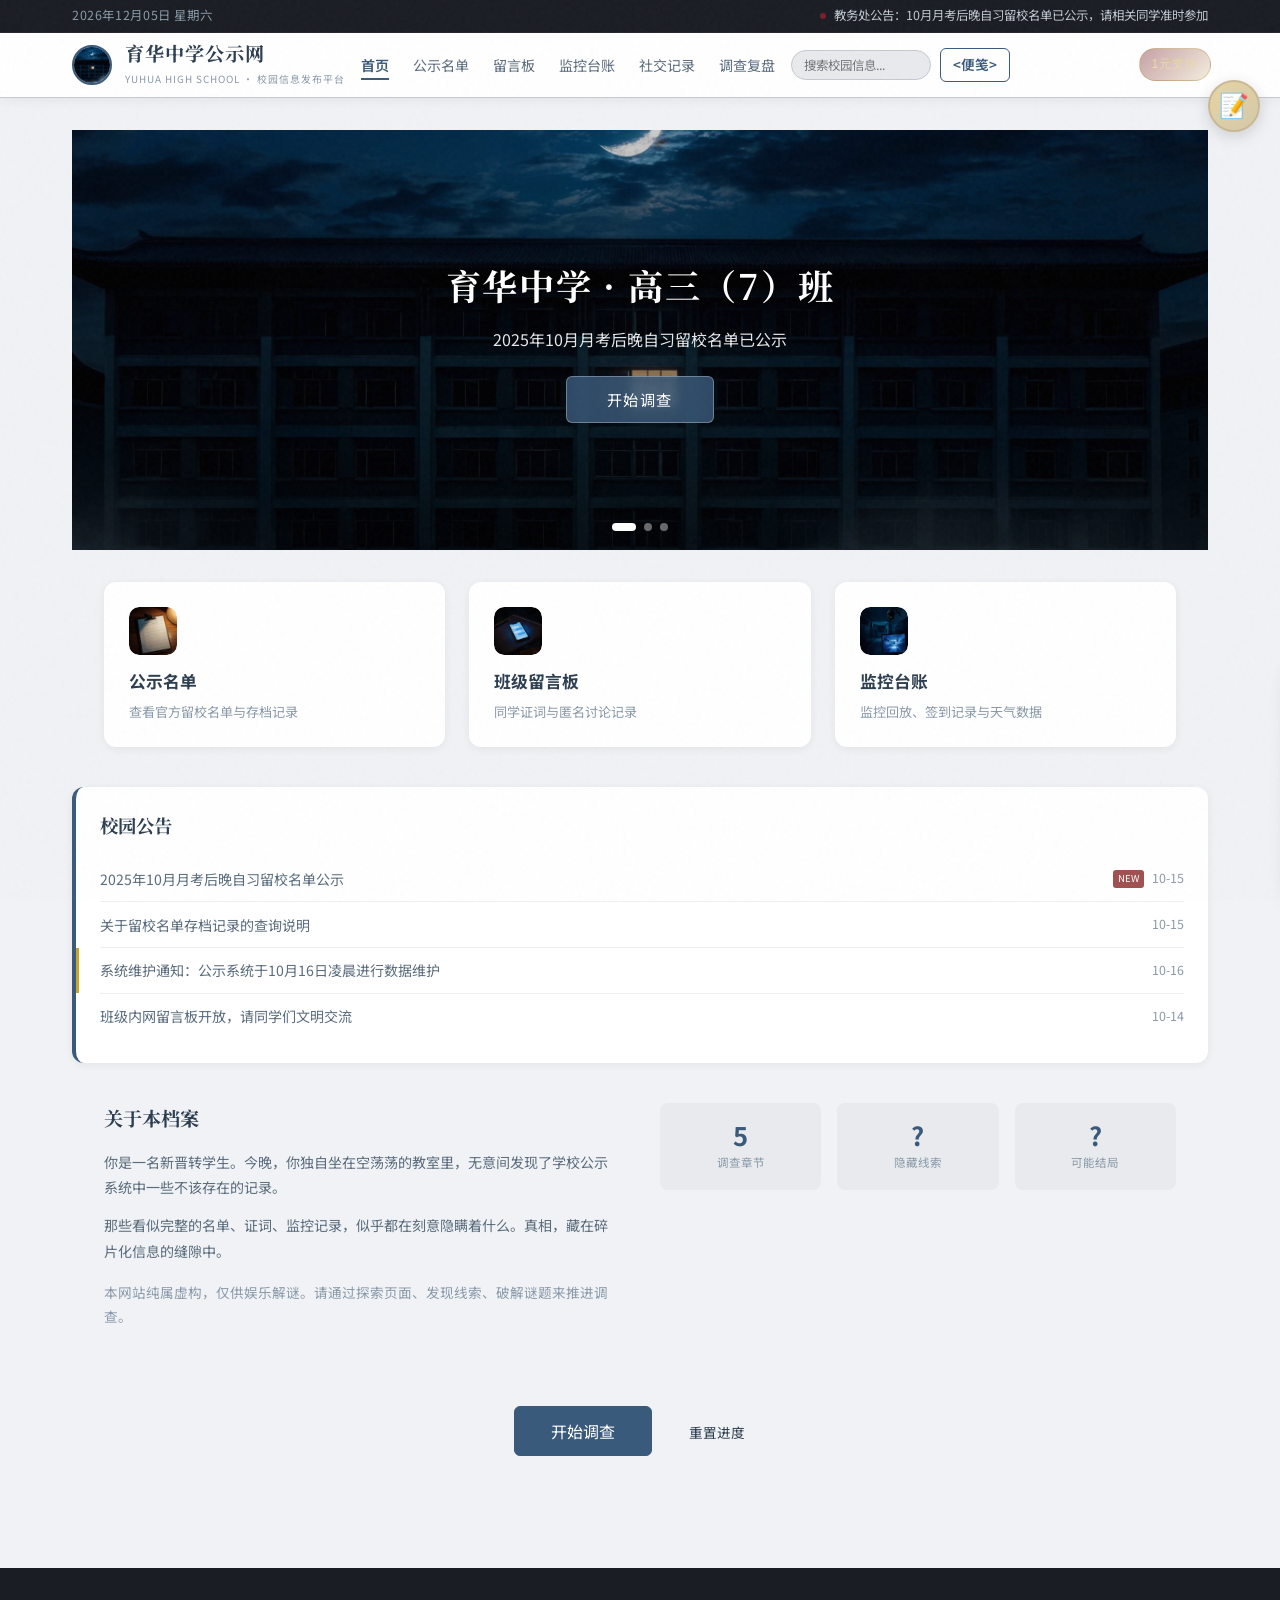
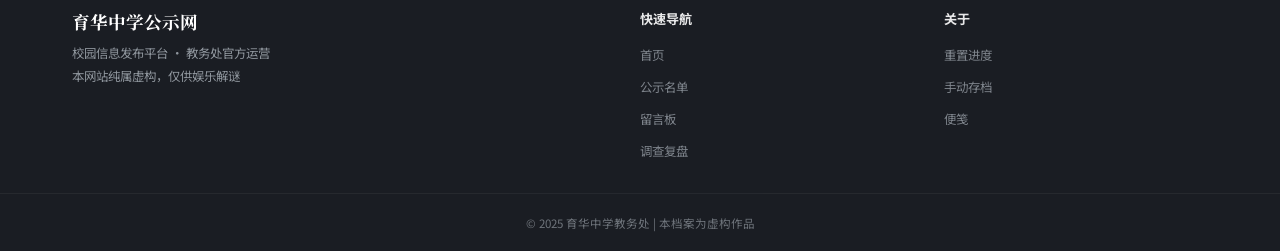
<file: game.html>
<!DOCTYPE html>
<html lang="zh-CN">
<head>
<meta charset="UTF-8">
<meta name="viewport" content="width=device-width, initial-scale=1.0">
<title>育华中学公示网 | 晚自习留校名单</title>
<link href="https://fonts.googleapis.com/css2?family=Noto+Serif+SC:wght@400;700&family=Noto+Sans+SC:wght@300;400;500;700&display=swap" rel="stylesheet">
<link rel="stylesheet" href="style.css?v=2.3-symbols">
<link rel="stylesheet" href="paywall.css">
<style>
/* 摩斯谜题局部修正：隐藏 style.css 旧规则生成的上方重复密码表，保留下方 HTML 标准表。 */
.card:has(#morse-input) > div:nth-of-type(2) > div:nth-child(2),
.card:has(#morse-input) > div:nth-of-type(2) > div:nth-child(2)::before,
.card:has(#morse-input) > div:nth-of-type(2) > div:nth-child(2)::after {
  display: none !important;
  content: none !important;
}
</style>
</head>
<body>

<!-- ========== 顶部公告栏 ========== -->
<div class="top-bar">
  <div class="top-bar-inner">
    <span class="top-bar-date" id="top-bar-date">2025年10月15日 星期三</span>
    <div class="top-bar-notice">
      <span class="notice-dot"></span>
      <span>教务处公告：10月月考后晚自习留校名单已公示，请相关同学准时参加</span>
    </div>
  </div>
</div>

<!-- ========== 粘性导航头 ========== -->
<header class="site-header-bar" id="site-header-bar">
  <div class="header-inner">
    <div class="header-logo" onclick="showPage('page-home')">
      <div class="logo-icon">
        <img src="school-night.jpg" alt="校徽" class="logo-img">
      </div>
      <div class="logo-text">
        <h1>育华中学公示网</h1>
        <span>YUHUA HIGH SCHOOL · 校园信息发布平台</span>
      </div>
    </div>
    <nav class="header-nav">
      <a href="#" onclick="showPage('page-home');return false;" class="active" data-nav="page-home">首页</a>
      <a href="#" onclick="showPage('page-ch1-main');return false;" data-nav="page-ch1-main">公示名单</a>
      <a href="#" onclick="showPage('page-ch2-forum');return false;" data-nav="page-ch2-forum">留言板</a>
      <a href="#" onclick="showPage('page-ch3-monitor');return false;" data-nav="page-ch3-monitor">监控台账</a>
      <a href="#" onclick="showPage('page-ch4-social');return false;" data-nav="page-ch4-social">社交记录</a>
      <a href="#" onclick="showPage('page-ch5-review');return false;" data-nav="page-ch5-review">调查复盘</a>
    </nav>
    <div class="header-actions">
      <div class="header-search">
        <input type="text" placeholder="搜索校园信息..." id="header-search-input">
      </div>
      <div class="header-progress" id="header-progress" style="display:none;">
        <span class="progress-chapter" id="chapter-indicator">序章</span>
      </div>
      <a href="#" class="notepad-link" onclick="toggleNotepad();return false;" title="打开便笺">&lt;便笺&gt;</a>
      <button class="header-btn" onclick="AudioSys.toggle()" title="音效开关" id="audio-toggle"><img src="icon-audio.svg" class="icon-img btn-icon" alt="" aria-hidden="true"></button>
      <button class="header-btn" id="hint-btn" onclick="onHintButtonClick()" title="获取提示（点击3次获得完整提示，可随时回顾）"><img src="icon-bulb.svg" class="icon-img btn-icon" alt="" aria-hidden="true"></button>
      <button class="header-btn" onclick="saveGame()" title="手动存档"><img src="icon-save.svg" class="icon-img btn-icon" alt="" aria-hidden="true"></button>
      <button class="support-chip" onclick="showSupportPaywall()" title="支持作者">1元支持</button>
    </div>
  </div>
</header>

<!-- ========== 便签纸面板 ========== -->
<div class="notepad-panel theme-yellow" id="notepad-panel">
  <button class="notepad-hide-btn" onclick="toggleNotepad()" title="隐藏便笺">−</button>
  <div class="notepad-header">
    <h3>调查笔记</h3>
    <div style="display:flex;align-items:center;gap:8px;">
      <div class="notepad-theme-selector">
        <div class="theme-dot active" style="background:#fef9e7;border-color:#e8d5a3;" onclick="changeNotepadTheme('theme-yellow')" title="经典黄"></div>
        <div class="theme-dot" style="background:#e8f4fd;" onclick="changeNotepadTheme('theme-blue')" title="深海蓝"></div>
        <div class="theme-dot" style="background:#fde8f0;" onclick="changeNotepadTheme('theme-pink')" title="樱花粉"></div>
        <div class="theme-dot" style="background:#2a2d33;" onclick="changeNotepadTheme('theme-dark')" title="暗夜黑"></div>
      </div>
    </div>
  </div>
  
  <!-- 便签纸工具栏 -->
  <div class="notepad-toolbar">
    <div class="toolbar-section">
      <span class="toolbar-label">快速插入</span>
      <div class="toolbar-btns">
        <button class="toolbar-btn" onclick="insertTimestamp()" title="插入时间戳"><img src="icon-clock.svg" class="icon-img btn-icon" alt="" aria-hidden="true"></button>
        <button class="toolbar-btn" onclick="insertNotepadTemplate('timeline')" title="时间线模板"><img src="icon-calendar.svg" class="icon-img btn-icon" alt="" aria-hidden="true"></button>
        <button class="toolbar-btn" onclick="insertNotepadTemplate('clues')" title="线索清单"><img src="icon-list.svg" class="icon-img btn-icon" alt="" aria-hidden="true"></button>
        <button class="toolbar-btn" onclick="insertNotepadTemplate('symbols')" title="符号线索"><img src="icon-crystal.svg" class="icon-img btn-icon" alt="" aria-hidden="true"></button>
        <button class="toolbar-btn" onclick="insertNotepadTemplate('evidence')" title="证据链"><img src="icon-link.svg" class="icon-img btn-icon" alt="" aria-hidden="true"></button>
        <button class="toolbar-btn" onclick="insertNotepadTemplate('suspects')" title="嫌疑人"><img src="icon-detective.svg" class="icon-img btn-icon" alt="" aria-hidden="true"></button>
      </div>
    </div>
    <div class="toolbar-section">
      <span class="toolbar-label">操作</span>
      <div class="toolbar-btns">
        <button class="toolbar-btn" onclick="exportNotepad()" title="导出笔记"><img src="icon-save.svg" class="icon-img btn-icon" alt="" aria-hidden="true"></button>
        <button class="toolbar-btn danger" onclick="clearNotepad()" title="清空"><img src="icon-trash.svg" class="icon-img btn-icon" alt="" aria-hidden="true"></button>
      </div>
    </div>
  </div>
  
  <div class="notepad-body">
    <textarea id="notepad-text" placeholder="在这里记录你的推理和发现..."></textarea>
  </div>
  <div class="notepad-footer">
    <span>自动保存中...</span>
    <span id="notepad-wordcount">0 字</span>
  </div>
</div>

<!-- ========== 便笺悬浮按钮 ========== -->
<button class="notepad-toggle" id="notepad-toggle" onclick="toggleNotepad()" title="打开便笺">📝</button>

<!-- ========== 提示气泡 ========== -->
<div class="hint-bubble" id="hint-bubble"></div>

<!-- ========== 提示面板（可反复查看已解锁的各级提示） ========== -->
<div class="hint-panel" id="hint-panel">
  <div class="hint-panel-header">
    <span class="hint-panel-title"><img src="icon-bulb.svg" class="icon-img inline-icon" alt="" style="width:18px;height:18px;vertical-align:middle;"> 调查提示</span>
    <button class="hint-panel-close" onclick="toggleHintPanel(false)" title="关闭">&times;</button>
  </div>
  <div class="hint-panel-body" id="hint-panel-body">
    <p style="color:var(--text-muted);font-size:0.8rem;text-align:center;padding:20px 0;">点击下方按钮获取提示。每章最多3级，越往后越详细。已获取的提示可随时在此回顾。</p>
  </div>
  <div class="hint-panel-footer">
    <button class="btn btn-primary hint-next-btn" id="hint-next-btn" onclick="getHint(currentChapterHint)">获取下一级提示</button>
  </div>
</div>
<div class="hint-panel-overlay" id="hint-panel-overlay" onclick="toggleHintPanel(false)"></div>

<!-- ========== 章节过渡动画 ========== -->
<div class="chapter-trans" id="chapter-transition">
  <div class="ch-num">CHAPTER 01</div>
  <div class="ch-title">异常公示</div>
  <div class="ch-sub">一切看起来都很正常，除了那些被精心掩盖的细节。</div>
  <div class="ch-tap">点击继续</div>
</div>

<!-- ========== 模态框容器 ========== -->
<div class="modal-overlay" id="modal-generic" onclick="if(event.target===this)closeModal('modal-generic')">
  <div class="modal-box">
    <div class="modal-header">
      <h2 id="modal-title">标题</h2>
      <button class="modal-close" onclick="closeModal('modal-generic')">×</button>
    </div>
    <div class="modal-body" id="modal-body">内容</div>
  </div>
</div>

<!-- ═══════════════════════════════════════ -->
<!-- ========== 页面内容开始 ========== -->
<!-- ═══════════════════════════════════════ -->

<!-- ═══════════════════════════════════════ -->
<!-- ========== 首页/Hero区 ========== -->
<!-- ═══════════════════════════════════════ -->

<div class="page active" id="page-home">
  <!-- Hero 幻灯片 -->
  <div class="hero-section">
    <div class="hero-slide active" id="hero-slide-1">
      <div class="hero-bg" style="background:url('school-night.jpg') center/cover no-repeat;"></div>
      <div class="hero-overlay"></div>
      <div class="hero-content">
        <h2>育华中学 · 高三（7）班</h2>
        <p>2025年10月月考后晚自习留校名单已公示</p>
        <button class="hero-btn" onclick="startGame()">开始调查</button>
      </div>
    </div>
    <div class="hero-slide" id="hero-slide-2">
      <div class="hero-bg" style="background:url('classroom-night.jpg') center/cover no-repeat;"></div>
      <div class="hero-overlay"></div>
      <div class="hero-content">
        <h2>空荡的教室</h2>
        <p>那个夜晚，教室里发生了什么？</p>
      </div>
    </div>
    <div class="hero-slide" id="hero-slide-3">
      <div class="hero-bg" style="background:url('corridor-dark.jpg') center/cover no-repeat;"></div>
      <div class="hero-overlay"></div>
      <div class="hero-content">
        <h2>深夜走廊</h2>
        <p>每一份记录背后，都藏着不为人知的秘密</p>
      </div>
    </div>
    <div class="hero-dots">
      <div class="hero-dot active" onclick="switchHeroSlide(0)"></div>
      <div class="hero-dot" onclick="switchHeroSlide(1)"></div>
      <div class="hero-dot" onclick="switchHeroSlide(2)"></div>
    </div>
  </div>

  <!-- 快捷入口 -->
  <div class="quick-cards">
    <div class="quick-card" onclick="showPage('page-ch1-main')">
      <div class="quick-card-icon" style="background:#e8f4f8;color:#3a5a7c;">
        <img src="card-roster.jpg" alt="公示" class="quick-card-img">
      </div>
      <h3>公示名单</h3>
      <p>查看官方留校名单与存档记录</p>
    </div>
    <div class="quick-card" onclick="showPage('page-ch2-forum')">
      <div class="quick-card-icon" style="background:#fdf2f0;color:#a05050;">
        <img src="card-forum.jpg" alt="留言" class="quick-card-img">
      </div>
      <h3>班级留言板</h3>
      <p>同学证词与匿名讨论记录</p>
    </div>
    <div class="quick-card" onclick="showPage('page-ch3-monitor')">
      <div class="quick-card-icon" style="background:#f0f7f0;color:#4a7c59;">
        <img src="card-monitor.jpg" alt="监控" class="quick-card-img">
      </div>
      <h3>监控台账</h3>
      <p>监控回放、签到记录与天气数据</p>
    </div>
  </div>

  <!-- 公告栏 -->
  <div class="notice-board-home">
    <h3>校园公告</h3>
    <div class="notice-item-home" onclick="showPage('page-ch1-main')">
      <span class="notice-title">2025年10月月考后晚自习留校名单公示</span>
      <span class="tag-new">NEW</span>
      <span class="notice-date">10-15</span>
    </div>
    <div class="notice-item-home" onclick="showPage('page-ch1-archive')">
      <span class="notice-title">关于留校名单存档记录的查询说明</span>
      <span class="notice-date">10-15</span>
    </div>
    <div class="notice-item-home special" onclick="showPage('page-ch1-main')">
      <span class="notice-title">系统维护通知：公示系统于10月16日凌晨进行数据维护</span>
      <span class="notice-date">10-16</span>
    </div>
    <div class="notice-item-home" onclick="showPage('page-ch2-forum')">
      <span class="notice-title">班级内网留言板开放，请同学们文明交流</span>
      <span class="notice-date">10-14</span>
    </div>
  </div>

  <!-- 关于 -->
  <div class="about-section">
    <div class="about-text">
      <h3>关于本档案</h3>
      <p>你是一名新晋转学生。今晚，你独自坐在空荡荡的教室里，无意间发现了学校公示系统中一些不该存在的记录。</p>
      <p>那些看似完整的名单、证词、监控记录，似乎都在刻意隐瞒着什么。真相，藏在碎片化信息的缝隙中。</p>
      <p style="color:var(--text-muted);font-size:0.85rem;margin-top:1rem;">本网站纯属虚构，仅供娱乐解谜。请通过探索页面、发现线索、破解谜题来推进调查。</p>
    </div>
    <div class="about-stats">
      <div class="stat-item">
        <div class="stat-number">5</div>
        <div class="stat-label">调查章节</div>
      </div>
      <div class="stat-item">
        <div class="stat-number">?</div>
        <div class="stat-label">隐藏线索</div>
      </div>
      <div class="stat-item">
        <div class="stat-number">?</div>
        <div class="stat-label">可能结局</div>
      </div>
    </div>
  </div>

  <div style="text-align:center;padding:2rem 0;">
    <button class="btn btn-primary" onclick="startGame()" style="font-size:1rem;padding:12px 36px;">开始调查</button>
    <button class="btn btn-ghost" onclick="resetGame()" style="margin-left:12px;">重置进度</button>
  </div>
</div>

<!-- ═══════════════════════════════════════ -->
<!-- ========== 第一章：异常公示网页 ========== -->
<!-- ═══════════════════════════════════════ -->

<!-- 育华中学官方公示网（主页） -->
<div class="page" id="page-ch1-main">
  <div class="school-site">
    <div class="site-header">
      <h1><img src="icon-school.svg" class="icon-img title-icon" alt="" aria-hidden="true"> 育华中学官方公示网</h1>
      <div class="sub">育华中学教务处 · 校园信息发布平台</div>
    </div>
    <div class="site-nav">
      <a href="#" class="active" onclick="showPage('page-ch1-main');return false;">首页公示</a>
      <a href="#" onclick="showPage('page-ch1-archive');return false;">班级留校名单存档</a>
      <a href="#" class="locked" data-target="page-ch1-history" onclick="showPage('page-ch1-history');return false;">历史存档溯源</a>
      <a href="#" onclick="goToChapter(2);return false;">下一章 →</a>
    </div>
    <div class="site-body">
      <div class="notice-banner">
        <strong><img src="icon-megaphone.svg" class="icon-img title-icon" alt="" aria-hidden="true"> 公告</strong> 2025年10月月考后晚自习安排已公布，请各班级严格遵守留校名单安排。
      </div>

      <div class="card">
        <div class="card-title">2025年10月月考后晚自习留校名单</div>
        <div class="card-subtitle">公示日期：2025-10-15 | 有效期限：2025-10-15 至 2025-10-31</div>
        <p style="font-size:0.85rem;color:var(--text-muted);margin-bottom:12px;">
          以下名单为高三（7）班10月15日月考后晚自习留校学生名单。请相关学生准时参加，不得无故缺席。
        </p>
        <table class="data-table" id="ch1-roster-table">
          <thead>
            <tr><th>序号</th><th>姓名</th><th>学号</th><th>留校原因</th><th>签到状态</th></tr>
          </thead>
          <tbody>
            <tr><td>1</td><td>王明</td><td>20220301</td><td>数学补考</td><td><span style="color:var(--success);font-weight:600;">✓</span> 已签到</td></tr>
            <tr><td>2</td><td>李婷</td><td>20220305</td><td>英语听写</td><td><span style="color:var(--success);font-weight:600;">✓</span> 已签到</td></tr>
            <tr><td>3</td><td>张浩</td><td>20220308</td><td>物理实验</td><td><span style="color:var(--success);font-weight:600;">✓</span> 已签到</td></tr>
            <tr><td>4</td><td>刘洋</td><td>20220312</td><td>化学补习</td><td><span style="color:var(--success);font-weight:600;">✓</span> 已签到</td></tr>
            <tr><td>5</td><td>陈雪</td><td>20220315</td><td>语文默写</td><td><span style="color:var(--success);font-weight:600;">✓</span> 已签到</td></tr>
            <tr><td>6</td><td>赵伟</td><td>20220318</td><td>生物实验</td><td><span style="color:var(--success);font-weight:600;">✓</span> 已签到</td></tr>
            <tr><td>7</td><td>孙丽</td><td>20220322</td><td>地理补习</td><td><span style="color:var(--success);font-weight:600;">✓</span> 已签到</td></tr>
            <tr><td>8</td><td>周杰</td><td>20220325</td><td>历史补考</td><td><span style="color:var(--success);font-weight:600;">✓</span> 已签到</td></tr>
            <tr><td>9</td><td>吴敏</td><td>20220328</td><td>政治听写</td><td><span style="color:var(--success);font-weight:600;">✓</span> 已签到</td></tr>
            <tr class="anomaly"><td>10</td><td class="erased" data-clue="ch1-name" onclick="findClue('ch1-name','被抹去的名字','公示名单第10行的人名被刻意擦除，只留下了学号：20220333','real')">[已删除]</td><td>20220333</td><td>自习</td><td class="date-anomaly">? 未记录</td></tr>
          </tbody>
        </table>
        <p style="font-size:0.8rem;color:var(--text-muted);margin-top:12px;">
          注：名单共计 <strong>9人</strong> 实际留校，考勤记录完整。如有疑问请联系教务处张老师。
        </p>
      </div>

      <div class="card">
        <div class="card-title"><img src="icon-chart.svg" class="icon-img title-icon" alt="" aria-hidden="true"> 本月留校统计</div>
        <div style="display:grid;grid-template-columns:repeat(3,1fr);gap:16px;margin-top:12px;">
          <div style="text-align:center;padding:16px;background:#fafbfc;border-radius:8px;">
            <div style="font-size:1.5rem;font-weight:700;color:var(--accent-blue);">9</div>
            <div style="font-size:0.8rem;color:var(--text-muted);">实际留校人数</div>
          </div>
          <div style="text-align:center;padding:16px;background:#fafbfc;border-radius:8px;">
            <div style="font-size:1.5rem;font-weight:700;color:var(--success);">100%</div>
            <div style="font-size:0.8rem;color:var(--text-muted);">签到完成率</div>
          </div>
          <div style="text-align:center;padding:16px;background:#fafbfc;border-radius:8px;">
            <div style="font-size:1.5rem;font-weight:700;color:var(--warning);">0</div>
            <div style="font-size:0.8rem;color:var(--text-muted);">异常记录</div>
          </div>
        </div>
      </div>

      <div class="card" style="border-left:4px solid var(--warning);">
        <div class="card-title"><img src="icon-warning.svg" class="icon-img title-icon" alt="" aria-hidden="true"> 系统提示</div>
        <p style="font-size:0.85rem;color:var(--text-secondary);line-height:1.8;">
          公示系统于 <span class="date-anomaly">10月16日凌晨02:30</span> 进行了一次数据维护。维护期间部分历史记录可能被临时隐藏。<br>
          如发现名单异常，请通过班级内网留言板反馈。
        </p>
        <p style="font-size:0.8rem;color:var(--text-muted);margin-top:8px;">
          [维护日志] 操作员：admin | 维护类型：数据归档 | 影响范围：高三（7）班 10月15日记录
        </p>
      </div>

      <!-- 新增：误导性线索 -->
      <div class="card" style="border-left:4px solid var(--success);opacity:0.9;">
        <div class="card-title"><img src="icon-megaphone.svg" class="icon-img title-icon" alt="" aria-hidden="true"> 教务处内部通知</div>
        <p style="font-size:0.85rem;color:var(--text-secondary);line-height:1.8;">
          关于10月15日高三（7）班留校名单的说明：<br><br>
          经核实，名单上第10位学生<strong>林知夏</strong>因个人原因于当晚21:00前已提前离校，未参加完整晚自习。
          根据考勤规定，未完整参加晚自习的学生不计入留校名单。<br><br>
          该生家长已于10月16日上午致电学校确认此事。请各班级不要过度解读，避免引起不必要的恐慌。
        </p>
        <div style="margin-top:10px;font-size:0.78rem;color:var(--text-muted);">
          <span style="cursor:pointer;color:var(--danger);" onclick="findClue('ch1-fake-notice','教务处内部通知','一份声称林知夏提前离校的内部通知。','fake')">[标记为可疑通知]</span>
          <span style="cursor:pointer;color:var(--accent-blue);margin-left:12px;" onclick="findClue('ch1-contra-time','时间记录','通知称林知夏21:00前离校，但签到台账的签退时间为"?"。','real')">[记录疑点]</span>
        </div>
      </div>

      <!-- 新增：剧情转折线索 -->
      <div class="card" style="border-left:4px solid var(--accent-blue);background:linear-gradient(135deg,#f0f4f8,#e8eef4);">
        <div class="card-title"><img src="icon-search.svg" class="icon-img title-icon" alt="" aria-hidden="true"> 意外发现</div>
        <p style="font-size:0.85rem;color:var(--text-secondary);line-height:1.8;">
          在公示页面的缓存文件中，你发现了一条被删除的评论：<br><br>
          <span style="font-style:italic;color:var(--text-muted);">"我是林知夏的同桌。她15号晚上确实在教室，我一直待到21:15才走，她还在那里。什么提前离校，完全是胡说！——某同学"</span><br><br>
          这条评论在发布后10分钟内被删除，删除IP地址与教务处服务器不一致。
        </p>
        <div style="margin-top:10px;font-size:0.78rem;color:var(--text-muted);">
          <span style="cursor:pointer;color:var(--success);" onclick="findClue('ch1-witness','被删除的评论','一条被删除的评论，来自林知夏的同桌，称她当晚确实在教室。','real')">[记录证词]</span>
        </div>
      </div>

      <!-- 隐藏线索：页面底部的小字 -->
      <div style="margin-top:30px;padding:16px;background:#f5f6f8;border-radius:8px;font-size:0.78rem;color:#999;line-height:1.8;">
        <strong>页面元数据：</strong><br>
        生成时间：2025-10-15 18:00:00 | 最后修改：2025-10-16 02:35:17<br>
        修改次数：<span class="tamper-mark">3次</span> | 原始版本：<span class="hidden-text" data-text="v1.0">v1.3</span><br>
        审核状态：已通过 | 发布人：<span class="tamper-mark">教务处系统</span>
        <div style="margin-top:8px;color:#bbb;font-size:0.7rem;">
          [调试信息] page_source=roster_v2 | backup_id=20251015_001 | <span style="cursor:pointer;" onclick="findClue('ch1-backup','备份记录','公示页面源码中隐藏着备份ID：20251015_001，原始版本号为v1.0，但当前显示v1.3','real')">trace_log=enabled</span>
        </div>
      </div>
    </div>
  </div>
</div>

<!-- 班级留校名单存档页（子页面） -->
<div class="page" id="page-ch1-archive">
  <div class="school-site">
    <div class="site-header">
      <h1><img src="icon-folder.svg" class="icon-img title-icon" alt="" aria-hidden="true"> 班级留校名单存档页</h1>
      <div class="sub">高三（7）班 · 班级内网 · 历史记录查询</div>
    </div>
    <div class="site-nav">
      <a href="#" onclick="showPage('page-ch1-main');return false;">← 返回公示首页</a>
      <a href="#" class="active" onclick="showPage('page-ch1-archive');return false;">班级存档</a>
      <a href="#" class="locked" data-target="page-ch1-history" onclick="showPage('page-ch1-history');return false;">历史存档溯源</a>
    </div>
    <div class="site-body">
      <div class="card">
        <div class="card-title">存档记录查询</div>
        <div class="search-box">
          <input type="text" placeholder="输入日期查询（如：2025-10-15）" id="archive-search-input" value="2025-10-15">
          <button class="btn btn-primary" onclick="searchArchive()"><img src="icon-search.svg" class="icon-img btn-icon" alt="" aria-hidden="true"> 查询</button>
        </div>
      </div>

      <div class="card" id="archive-result">
        <div class="card-title">查询结果：2025-10-15 留校记录</div>
        <div class="card-subtitle">存档编号：C7-20251015 | 存档人：班长 | 存档时间：2025-10-15 22:15</div>
        <table class="data-table">
          <thead>
            <tr><th>序号</th><th>姓名</th><th>学号</th><th>留校原因</th><th>签到时间</th><th>离校时间</th></tr>
          </thead>
          <tbody>
            <tr><td>1</td><td>王明</td><td>20220301</td><td>数学补考</td><td>18:05</td><td>21:30</td></tr>
            <tr><td>2</td><td>李婷</td><td>20220305</td><td>英语听写</td><td>18:02</td><td>21:15</td></tr>
            <tr><td>3</td><td>张浩</td><td>20220308</td><td>物理实验</td><td>18:08</td><td>21:45</td></tr>
            <tr><td>4</td><td>刘洋</td><td>20220312</td><td>化学补习</td><td>18:00</td><td>21:20</td></tr>
            <tr><td>5</td><td>陈雪</td><td>20220315</td><td>语文默写</td><td>18:03</td><td>21:10</td></tr>
            <tr><td>6</td><td>赵伟</td><td>20220318</td><td>生物实验</td><td>18:06</td><td>21:35</td></tr>
            <tr><td>7</td><td>孙丽</td><td>20220322</td><td>地理补习</td><td>18:01</td><td>21:25</td></tr>
            <tr><td>8</td><td>周杰</td><td>20220325</td><td>历史补考</td><td>18:04</td><td>21:40</td></tr>
            <tr><td>9</td><td>吴敏</td><td>20220328</td><td>政治听写</td><td>18:07</td><td>21:50</td></tr>
          </tbody>
        </table>
        <p style="font-size:0.8rem;color:var(--text-muted);margin-top:12px;">
          本存档由班长于晚自习结束后整理提交，共计 <strong>9人</strong> 完成留校自习并按时离校。
        </p>
      </div>

      <div class="card" style="background:linear-gradient(135deg,#fafbfc,#f0f2f5);">
        <div class="card-title"><img src="icon-list.svg" class="icon-img title-icon" alt="" aria-hidden="true"> 存档备注</div>
        <div class="memo-paper">
          <div class="memo-text">
            10月15日晚自习情况正常，所有留校学生均按时签到、按时离校。<br>
            无异常情况报告。<br><br>
            <span style="color:#999;font-size:0.8rem;">——班长 10月15日 22:15</span>
          </div>
        </div>
        <div style="margin-top:12px;padding:10px;background:#fff;border-radius:6px;font-size:0.8rem;color:var(--text-muted);">
          <strong>系统批注：</strong>本存档已通过教务处审核，与公示网数据一致。
          <span style="cursor:pointer;color:var(--accent-blue);" onclick="findClue('ch1-consistent','数据一致性','公示网和班级存档都显示9人留校，且数据完全一致。','half')">[查看审核日志]</span>
        </div>
      </div>

      <!-- 隐藏的符号线索 -->
      <div class="card" style="border:2px dashed var(--border);background:#fafbfc;">
        <div class="card-title"><img src="icon-search.svg" class="icon-img title-icon" alt="" aria-hidden="true"> 页面底部发现</div>
        <p style="font-size:0.85rem;color:var(--text-secondary);margin-bottom:12px;">
          在存档页面的角落，你发现了一些奇怪的涂鸦痕迹：
        </p>
        <div style="display:flex;gap:12px;justify-content:center;padding:16px;background:#fff;border-radius:8px;">
          <div style="font-size:2rem;cursor:pointer;" onclick="findClue('sym-clue-1','符号旁注：木','存档页边缘画着木形符号，旁边写着：“双木并立，方可成林。取最后一个字的读音。”','real')" title="点击调查"><img src="icon-sym-tree.svg" class="icon-img symbol-clue-icon" alt="" aria-hidden="true"></div>
          <div style="font-size:2rem;opacity:0.3;">?</div>
          <div style="font-size:2rem;opacity:0.3;">?</div>
        </div>
        <p style="font-size:0.78rem;color:var(--text-muted);margin-top:12px;text-align:center;">
          图案本身不是答案。点击收录旁注，再根据旁注中的取字规则译读拼音。
        </p>
      </div>
    </div>
  </div>
</div>

<!-- 历史存档溯源页面（解锁后） -->
<div class="page" id="page-ch1-history">
  <div class="school-site page-corrupted">
    <div class="site-header" style="background:linear-gradient(135deg,#4a3a3a,#5a4a4a);">
      <h1 class="glitch" data-text="历史存档溯源">历史存档溯源</h1>
      <div class="sub"><img src="icon-warning.svg" class="icon-img inline-icon" alt="" aria-hidden="true"> 部分记录被替换遮盖</div>
    </div>
    <div class="site-nav">
      <a href="#" onclick="showPage('page-ch1-main');return false;">公示首页</a>
      <a href="#" onclick="showPage('page-ch1-archive');return false;">班级存档</a>
      <a href="#" class="active" onclick="showPage('page-ch1-history');return false;">历史溯源</a>
    </div>
    <div class="site-body">
      <div class="notice-banner danger">
        <strong><img src="icon-warning.svg" class="icon-img title-icon" alt="" aria-hidden="true"> 警告</strong> 您正在访问被系统标记为"已归档"的历史记录。以下数据可能包含已删除或已被替换的内容。
      </div>

      <div class="card">
        <div class="card-title" style="color:var(--danger);"><img src="icon-scroll.svg" class="icon-img title-icon" alt="" aria-hidden="true"> 原始版本 v1.0（已删除）</div>
        <div class="card-subtitle">备份ID：20251015_001 | 创建时间：2025-10-15 18:00 | <span class="tamper-mark">删除时间：2025-10-16 02:33</span></div>
        <table class="data-table">
          <thead>
            <tr><th>序号</th><th>姓名</th><th>学号</th><th>留校原因</th><th>状态</th></tr>
          </thead>
          <tbody>
            <tr><td>1</td><td>王明</td><td>20220301</td><td>数学补考</td><td><span style="color:var(--success);">✓</span></td></tr>
            <tr><td>2</td><td>李婷</td><td>20220305</td><td>英语听写</td><td><span style="color:var(--success);">✓</span></td></tr>
            <tr><td>3</td><td>张浩</td><td>20220308</td><td>物理实验</td><td><span style="color:var(--success);">✓</span></td></tr>
            <tr><td>4</td><td>刘洋</td><td>20220312</td><td>化学补习</td><td><span style="color:var(--success);">✓</span></td></tr>
            <tr><td>5</td><td>陈雪</td><td>20220315</td><td>语文默写</td><td><span style="color:var(--success);">✓</span></td></tr>
            <tr><td>6</td><td>赵伟</td><td>20220318</td><td>生物实验</td><td><span style="color:var(--success);">✓</span></td></tr>
            <tr><td>7</td><td>孙丽</td><td>20220322</td><td>地理补习</td><td><span style="color:var(--success);">✓</span></td></tr>
            <tr><td>8</td><td>周杰</td><td>20220325</td><td>历史补考</td><td><span style="color:var(--success);">✓</span></td></tr>
            <tr><td>9</td><td>吴敏</td><td>20220328</td><td>政治听写</td><td><span style="color:var(--success);">✓</span></td></tr>
            <tr style="background:rgba(160,80,80,0.08);"><td>10</td><td><strong style="color:var(--danger);">林知夏</strong></td><td>20220333</td><td>自习</td><td class="date-anomaly">? 未离校</td></tr>
          </tbody>
        </table>
        <div style="margin-top:16px;padding:12px;background:rgba(160,80,80,0.05);border-radius:6px;border-left:3px solid var(--danger);">
          <p style="font-size:0.85rem;color:var(--danger);">
            <strong>原始记录备注：</strong>林知夏同学于21:30后仍未离校，值班老师巡查时未找到该生。22:00再次确认时，该生座位已空，但未签退。
          </p>
        </div>
      </div>

      <div class="card" style="border:2px solid var(--warning);">
        <div class="card-title"><img src="icon-search.svg" class="icon-img title-icon" alt="" aria-hidden="true"> 篡改痕迹分析</div>
        <div style="font-size:0.85rem;color:var(--text-secondary);line-height:2;">
          <p>• 原始版本包含 <strong>10人</strong>，当前版本仅显示 <strong>9人</strong></p>
          <p>• 第10条记录（林知夏，学号20220333）在 v1.3 中被标记为"已删除"</p>
          <p>• 修改时间：2025-10-16 02:33，操作者IP：<span class="tamper-mark">内网-班长终端</span></p>
          <p>• 修改说明：<span class="strikethrough-fake">数据纠错：删除异常记录</span></p>
          <p>• 原始备注被替换为：<span class="strikethrough-fake">"无异常情况"</span></p>
        </div>
      </div>

      <!-- 第一章符号谜题：被抹去的名字 -->
      <div class="card" id="symbol-puzzle-ch1" style="border:2px solid var(--accent-blue);background:linear-gradient(135deg,#1a1d23,#252a33);color:#c0c8d0;">
        <div class="card-title" style="color:#fff;"><img src="icon-crystal.svg" class="icon-img title-icon" alt="" aria-hidden="true"> 符号解谜：被抹去的名字</div>
        <p style="font-size:0.85rem;margin-bottom:16px;opacity:0.85;">
          三个图案只是旁注的定位标记。先在不同页面收集对应旁注，按提示取出汉字，再输入该字拼音；三个音节按画面顺序组合后，才是被抹去的人名。
        </p>
        <div class="symbol-rule-card">
          <strong>符号译读规则</strong>
          <span>发现旁注 → 判断要提取的汉字 → 点击符号打开译读卡 → 输入拼音验证。直接猜“木、水、月”的图案读音不会得到答案。</span>
        </div>
        <div class="symbol-panel" style="margin:0;background:transparent;">
          <div class="symbol-row" id="ch1-symbol-row">
            <div class="symbol-item locked" data-symbol="sym-tree" onclick="onSymbolClick('sym-tree')"><img src="icon-sym-tree.svg" class="icon-img symbol-item-icon" alt="" aria-hidden="true"></div>
            <div class="symbol-item locked" data-symbol="sym-water" onclick="onSymbolClick('sym-water')"><img src="icon-sym-water.svg" class="icon-img symbol-item-icon" alt="" aria-hidden="true"></div>
            <div class="symbol-item locked" data-symbol="sym-moon" onclick="onSymbolClick('sym-moon')"><img src="icon-sym-moon.svg" class="icon-img symbol-item-icon" alt="" aria-hidden="true"></div>
          </div>
          <div style="text-align:center;margin:12px 0;font-size:0.8rem;opacity:0.6;">
            点击已发现的符号打开译读卡。译读正确后，音节才会写入下方组合。
          </div>
          <div style="margin-top:20px;padding:16px;background:rgba(0,0,0,0.2);border-radius:8px;">
            <div style="font-size:0.8rem;margin-bottom:8px;">输入解谜答案（拼音，小写）：</div>
            <div class="puzzle-input-group" style="justify-content:center;">
              <input type="text" class="puzzle-input" id="ch1-puzzle-answer" autocomplete="off" autocapitalize="none" spellcheck="false" placeholder="输入拼音..." style="background:rgba(0,0,0,0.2);color:#fff;border-color:rgba(192,200,208,0.3);">
              <button class="btn btn-primary" onclick="checkChapter1Puzzle()"><img src="icon-unlock.svg" class="icon-img btn-icon" alt="" aria-hidden="true"> 验证</button>
            </div>
          </div>
        </div>
      </div>

      <div style="text-align:center;margin-top:24px;">
        <button class="btn btn-primary" onclick="goToChapter(2)">→ 进入第二章：多页证词博弈</button>
      </div>
    </div>
  </div>
</div>
<!-- ═══════════════════════════════════════ -->
<!-- ========== 第二章：多页证词博弈 ========== -->
<!-- ═══════════════════════════════════════ -->

<!-- 班级内网留言板 -->
<div class="page" id="page-ch2-forum">
  <div class="school-site">
    <div class="site-header">
      <h1><img src="icon-chat.svg" class="icon-img title-icon" alt="" aria-hidden="true"> 班级内网留言板</h1>
      <div class="sub">高三（7）班 · 匿名交流平台 · 仅限本班访问</div>
    </div>
    <div class="site-nav">
      <a href="#" class="active" onclick="showPage('page-ch2-forum');return false;">留言板</a>
      <a href="#" onclick="showPage('page-ch2-testimony-a');return false;">证词：王明</a>
      <a href="#" onclick="showPage('page-ch2-testimony-b');return false;">证词：李婷</a>
      <a href="#" onclick="showPage('page-ch2-testimony-c');return false;">证词：班长</a>
      <a href="#" class="locked" data-target="page-ch2-private" onclick="showPage('page-ch2-private');return false;">私密存档</a>
      <a href="#" onclick="goToChapter(3);return false;">下一章 →</a>
    </div>
    <div class="site-body">
      <div class="notice-banner">
        <strong><img src="icon-pin.svg" class="icon-img title-icon" alt="" aria-hidden="true"> 版规</strong> 本留言板仅供学习交流，禁止发布不实信息。所有发言将被记录。
      </div>

      <div class="card">
        <div class="card-title"><img src="icon-calendar.svg" class="icon-img title-icon" alt="" aria-hidden="true"> 2025年10月15日 晚自习讨论</div>
        
        <div class="forum-post" data-clue="ch2-flood1" onclick="findClue('ch2-flood1','留言：奶茶','有人发了一条无关留言','useless')">
          <div class="author">@匿名同学A</div>
          <div class="time">10-15 18:23</div>
          <div class="content">今晚晚自习有人一起点奶茶吗？我饿了...</div>
        </div>

        <div class="forum-post" data-clue="ch2-real1" onclick="findClue('ch2-real1','留言：后排的女生','有人提到看到有个女生还坐在教室后排','real')">
          <div class="author">@匿名同学B</div>
          <div class="time">10-15 19:45</div>
          <div class="content">刚才去洗手间路过7班教室，看到有个女生还坐在后排靠窗的位置，好像在写什么。这么晚了还不走吗？</div>
        </div>

        <div class="forum-post" data-clue="ch2-fake1" onclick="findClue('ch2-fake1','留言：全员已走','有人声称21:30前教室已无人','fake')">
          <div class="author">@匿名同学C</div>
          <div class="time">10-15 21:35</div>
          <div class="content">刚查完房，7班教室已经没人了。今天留校的都走得挺早的，21:30之前就全走光了。锁门师傅都确认过了。</div>
        </div>

        <div class="forum-post" data-clue="ch2-flood2" onclick="findClue('ch2-flood2','留言：月考','关于考试的抱怨','useless')">
          <div class="author">@匿名同学D</div>
          <div class="time">10-15 22:01</div>
          <div class="content">这次月考数学最后一题太难了，有人做出来吗？求讲解！</div>
        </div>

        <div class="forum-post" data-clue="ch2-half1" onclick="findClue('ch2-half1','留言：班长整理名单','班长提交了名单整理结果','half')">
          <div class="author">@班长</div>
          <div class="time">10-15 22:15</div>
          <div class="content">今天的留校名单已整理完毕并提交教务处。所有人按时签到、按时离校。无异常。[已归档]</div>
        </div>

        <div class="forum-post" data-clue="ch2-fake2" onclick="findClue('ch2-fake2','留言：没有第10人','有人坚称名单只有9人','fake')">
          <div class="author">@匿名同学E</div>
          <div class="time">10-16 08:30</div>
          <div class="content">看到有人在问昨天留校的事，我就在7班，名单上确实只有9个人啊。哪有什么第10个人？别造谣了。</div>
        </div>

        <div class="forum-post" data-clue="ch2-real2" onclick="findClue('ch2-real2','留言：值班巡查','值班老师提到21:30后巡查时还有人','real')">
          <div class="author">@匿名同学F</div>
          <div class="time">10-16 09:12</div>
          <div class="content">我昨晚值班，21:30巡查的时候7班确实还有人。不过22:00再去看的时候已经没人了。没什么异常的，可能就是走得晚吧。</div>
        </div>

        <div class="forum-post" data-clue="ch2-flood3" onclick="findClue('ch2-flood3','留言：麻辣烫','关于食堂的讨论','useless')">
          <div class="author">@匿名同学G</div>
          <div class="time">10-16 12:05</div>
          <div class="content">食堂二楼的麻辣烫今天换配方了，感觉没以前好吃了。</div>
        </div>
      </div>

      <div class="card" style="border:2px dashed var(--border);background:#fafbfc;">
        <div class="card-title"><img src="icon-search.svg" class="icon-img title-icon" alt="" aria-hidden="true"> 页面角落的发现</div>
        <p style="font-size:0.85rem;color:var(--text-secondary);margin-bottom:12px;">
          在留言板的源代码注释中，你发现了一些奇怪的符号：
        </p>
        <div style="display:flex;gap:12px;justify-content:center;padding:16px;background:#fff;border-radius:8px;">
          <div style="font-size:2rem;cursor:pointer;" onclick="findClue('sym-clue-2','符号旁注：水','留言板源码注释中画着水形符号，旁边写着：“知者乐水，取水前一字。”','real')" title="点击调查"><img src="icon-sym-water.svg" class="icon-img symbol-clue-icon" alt="" aria-hidden="true"></div>
        </div>
      </div>

      <!-- 增强：论坛用户搜索解谜 -->
      <div class="card" style="border:2px solid var(--accent-blue);background:linear-gradient(135deg,#f0f4f8,#e8eef4);">
        <div class="card-title"><img src="icon-search.svg" class="icon-img title-icon" alt="" aria-hidden="true"> 用户发帖记录查询</div>
        <p style="font-size:0.85rem;color:var(--text-secondary);margin-bottom:12px;line-height:1.8;">
          班级留言板支持按用户ID查询历史发帖。你注意到某些同学的关键帖子被隐藏了...
        </p>
        <div class="search-box">
          <input type="text" placeholder="输入用户ID..." id="forum-user-search" style="background:#fff;">
          <button class="btn btn-primary" onclick="searchForumUser()"><img src="icon-search.svg" class="icon-img btn-icon" alt="" aria-hidden="true"> 查询</button>
        </div>
        <div id="forum-search-result" style="display:none;margin-top:16px;"></div>
        <div id="forum-search-hint" style="display:none;margin-top:12px;padding:10px;background:rgba(201,162,39,0.05);border-radius:6px;font-size:0.8rem;color:var(--text-secondary);">
          <strong>查询失败：</strong>未找到该用户。
        </div>
      </div>
    </div>
  </div>
</div>

<!-- 证词页面A：王明 -->
<div class="page" id="page-ch2-testimony-a">
  <div class="school-site">
    <div class="site-header">
      <h1><img src="icon-memo.svg" class="icon-img title-icon" alt="" aria-hidden="true"> 个人证词存档</h1>
      <div class="sub">高三（7）班 · 王明 · 学号：20220301</div>
    </div>
    <div class="site-nav">
      <a href="#" onclick="showPage('page-ch2-forum');return false;">← 留言板</a>
      <a href="#" class="active" onclick="showPage('page-ch2-testimony-a');return false;">王明</a>
      <a href="#" onclick="showPage('page-ch2-testimony-b');return false;">李婷</a>
      <a href="#" onclick="showPage('page-ch2-testimony-c');return false;">班长</a>
    </div>
    <div class="site-body">
      <div class="card">
        <div class="card-title">证人陈述记录</div>
        <div class="card-subtitle">记录时间：2025-10-16 10:00 | 记录人：教务处</div>
        <div class="memo-paper">
          <div class="memo-text">
            我叫王明，学号20220301。10月15日晚上我留在学校补考数学。<br><br>
            我大概18:00到教室，21:30左右考完离开。期间我没有注意到有什么异常。<br><br>
            教室里还有其他同学，但我不记得具体有谁了。我走的时候教室里还有几个人，但我没注意。<br><br>
            <span class="evidence-highlight">我大概21:20就收拾东西走了，可能记错时间了。</span>
          </div>
        </div>
        <div style="margin-top:12px;padding:10px;background:#fff;border-radius:6px;font-size:0.8rem;color:var(--text-muted);">
          <span style="cursor:pointer;color:var(--accent-blue);" onclick="findClue('ch2-contra-a','王明的证词','王明自称21:20离开，但存档记录显示离校时间为21:30。','real')">[记录疑点]</span>
        </div>
      </div>
    </div>
  </div>
</div>

<!-- 证词页面B：李婷 -->
<div class="page" id="page-ch2-testimony-b">
  <div class="school-site">
    <div class="site-header">
      <h1><img src="icon-memo.svg" class="icon-img title-icon" alt="" aria-hidden="true"> 个人证词存档</h1>
      <div class="sub">高三（7）班 · 李婷 · 学号：20220305</div>
    </div>
    <div class="site-nav">
      <a href="#" onclick="showPage('page-ch2-forum');return false;">← 留言板</a>
      <a href="#" onclick="showPage('page-ch2-testimony-a');return false;">王明</a>
      <a href="#" class="active" onclick="showPage('page-ch2-testimony-b');return false;">李婷</a>
      <a href="#" onclick="showPage('page-ch2-testimony-c');return false;">班长</a>
    </div>
    <div class="site-body">
      <div class="card">
        <div class="card-title">证人陈述记录</div>
        <div class="card-subtitle">记录时间：2025-10-16 10:30 | 记录人：教务处</div>
        <div class="memo-paper">
          <div class="memo-text">
            我叫李婷，学号20220305。10月15日晚上我参加英语听写补测。<br><br>
            我18:00左右到教室，21:15左右离开。走的时候我看到<span class="tamper-mark">教室里还有三四个同学</span>。<br><br>
            <span class="evidence-highlight">我记得后排靠窗的位置有个女生还在写东西，但当时没看清是谁。</span><br><br>
            我走的时候是跟陈雪一起走的，我们可以互相作证。
          </div>
        </div>
        <div style="margin-top:12px;padding:10px;background:#fff;border-radius:6px;font-size:0.8rem;color:var(--text-muted);">
          <span style="cursor:pointer;color:var(--accent-blue);" onclick="findClue('ch2-contra-b','李婷的证词','李婷提到21:15离开时，后排靠窗仍有女生在写东西。','real')">[记录疑点]</span>
        </div>
      </div>
    </div>
  </div>
</div>

<!-- 证词页面C：班长 -->
<div class="page" id="page-ch2-testimony-c">
  <div class="school-site">
    <div class="site-header">
      <h1><img src="icon-memo.svg" class="icon-img title-icon" alt="" aria-hidden="true"> 个人证词存档</h1>
      <div class="sub">高三（7）班 · 班长 · 学号：20220310</div>
    </div>
    <div class="site-nav">
      <a href="#" onclick="showPage('page-ch2-forum');return false;">← 留言板</a>
      <a href="#" onclick="showPage('page-ch2-testimony-a');return false;">王明</a>
      <a href="#" onclick="showPage('page-ch2-testimony-b');return false;">李婷</a>
      <a href="#" class="active" onclick="showPage('page-ch2-testimony-c');return false;">班长</a>
    </div>
    <div class="site-body">
      <div class="card">
        <div class="card-title">证人陈述记录</div>
        <div class="card-subtitle">记录时间：2025-10-16 09:00 | 记录人：教务处</div>
        <div class="memo-paper">
          <div class="memo-text">
            我是班长，学号20220310。作为班级负责人，我负责整理每天的留校名单并提交教务处。<br><br>
            10月15日的留校名单我已经仔细核对过了，<span class="strikethrough-fake">共计10人</span> <strong>共计9人</strong> 留校，所有人都按时签到、按时离校。<br><br>
            我21:45左右离开教室，走的时候做了最后的检查，<span class="evidence-highlight">确认教室里已经没有人了</span>。<br><br>
            名单和签到记录都已经提交教务处审核，数据没有问题。
          </div>
        </div>
        <div style="margin-top:12px;padding:10px;background:rgba(201,162,39,0.05);border-radius:6px;border-left:3px solid var(--warning);font-size:0.8rem;color:var(--text-secondary);">
          <span style="cursor:pointer;color:var(--accent-blue);display:block;" onclick="findClue('ch2-contra-c','班长的证词','班长称21:45离开并确认无人，但名单提交时间为22:15，且证词中人数有涂改痕迹。','fake')">[记录疑点]</span>
        </div>
      </div>

      <!-- 第二章符号谜题 -->
      <div class="card" style="border:2px dashed var(--border);background:#fafbfc;">
        <div class="card-title"><img src="icon-search.svg" class="icon-img title-icon" alt="" aria-hidden="true"> 班长课桌里的发现</div>
        <p style="font-size:0.85rem;color:var(--text-secondary);margin-bottom:12px;">
          在班长课桌的抽屉深处，你发现了一张折叠的纸条，上面画着符号：
        </p>
        <div style="display:flex;gap:12px;justify-content:center;padding:16px;background:#fff;border-radius:8px;">
          <div style="font-size:2rem;cursor:pointer;" onclick="findClue('sym-clue-3','符号旁注：月','纸条背面画着月形符号，旁边写着：“夏夜望月，取句首一字。”','real')" title="点击调查"><img src="icon-sym-moon.svg" class="icon-img symbol-clue-icon" alt="" aria-hidden="true"></div>
        </div>
      </div>

      <!-- 新增：剧情反转 - 班长的另一面 -->
      <div class="card" style="border-left:4px solid var(--danger);background:linear-gradient(135deg,#fff5f5,#fff0f0);">
        <div class="card-title"><img src="icon-theater.svg" class="icon-img title-icon" alt="" aria-hidden="true"> 意外发现：班长的另一份记录</div>
        <p style="font-size:0.85rem;color:var(--text-secondary);line-height:1.8;">
          在班长课桌的夹层中，你发现了一份未完成的检讨书草稿：<br><br>
          <span style="font-style:italic;color:var(--text-muted);">
            "我错了。我不该为了评优资格而...（此处涂改严重）...<br>
            但我不这么做的话，全班都会被拖累。她已经那么孤僻了，多一天少一天有什么关系？<br>
            况且，这不是我一个人的决定。是大家一起...（后续被撕掉）"
          </span>
        </p>
        <div style="margin-top:12px;padding:10px;background:rgba(160,80,80,0.05);border-radius:6px;font-size:0.8rem;color:var(--text-secondary);">
          <span style="cursor:pointer;color:var(--danger);" onclick="findClue('ch2-draft','未完成的检讨书','班长课桌夹层中发现的检讨书草稿，内容提到"这不是我一个人的决定"。','real')">[记录疑点]</span>
          <span style="cursor:pointer;color:var(--warning);margin-left:12px;" onclick="findClue('ch2-draft-fake','涂改的痕迹','检讨书有涂改痕迹。','half')">[存疑]</span>
        </div>
      </div>
    </div>
  </div>
</div>

<!-- 私密聊天记录存档页（解锁后） -->
<div class="page" id="page-ch2-private">
  <div class="school-site page-corrupted">
    <div class="site-header" style="background:linear-gradient(135deg,#4a3a3a,#5a4a4a);">
      <h1 class="glitch" data-text="私密聊天记录存档">私密聊天记录存档</h1>
      <div class="sub"><img src="icon-warning.svg" class="icon-img inline-icon" alt="" aria-hidden="true"> 本页面为系统自动备份，非公开内容</div>
    </div>
    <div class="site-nav">
      <a href="#" onclick="showPage('page-ch2-forum');return false;">留言板</a>
      <a href="#" onclick="showPage('page-ch2-testimony-a');return false;">证词</a>
      <a href="#" class="active" onclick="showPage('page-ch2-private');return false;">私密记录</a>
    </div>
    <div class="site-body">
      <div class="notice-banner danger">
        <strong><img src="icon-warning.svg" class="icon-img title-icon" alt="" aria-hidden="true"> 机密</strong> 以下内容为学生私密聊天记录的系统备份，请勿外传。
      </div>

      <div class="card">
        <div class="card-title"><img src="icon-chat.svg" class="icon-img title-icon" alt="" aria-hidden="true"> 聊天截图存档 #1</div>
        <div class="card-subtitle">参与人：王明、张浩、赵伟 | 时间：10-15 21:40</div>
        <div class="chat-record">
          <div class="chat-msg">
            <div class="chat-avatar">王</div>
            <div class="chat-bubble">你们走了吗？我还在教室，刚才看到班长在走廊打电话。</div>
          </div>
          <div class="chat-msg">
            <div class="chat-avatar">张</div>
            <div class="chat-bubble">我早就走了。听说<span class="tamper-mark">林知夏</span>还在教室？</div>
          </div>
          <div class="chat-msg">
            <div class="chat-avatar">赵</div>
            <div class="chat-bubble">别管她了，反正她又不在名单上。</div>
          </div>
          <div class="chat-msg self">
            <div class="chat-avatar">王</div>
            <div class="chat-bubble" style="background:var(--danger);">什么意思？她不是也留校了吗？</div>
          </div>
          <div class="chat-msg">
            <div class="chat-avatar">赵</div>
            <div class="chat-bubble">班长说不用管，名单上没她。你也别多问了。</div>
          </div>
        </div>
        <div style="margin-top:10px;font-size:0.78rem;color:var(--text-muted);">
          <span style="cursor:pointer;color:var(--danger);" onclick="findClue('ch2-chat1','聊天记录#1','王明、张浩、赵伟的聊天记录，提到"名单上没她"。','real')">[记录疑点]</span>
        </div>
      </div>

      <div class="card">
        <div class="card-title"><img src="icon-chat.svg" class="icon-img title-icon" alt="" aria-hidden="true"> 聊天截图存档 #2</div>
        <div class="card-subtitle">参与人：班长、陈雪 | 时间：10-16 00:15</div>
        <div class="chat-record">
          <div class="chat-msg self">
            <div class="chat-avatar">班</div>
            <div class="chat-bubble" style="background:var(--danger);">名单我已经改好了，你那边监控记录处理了吗？</div>
          </div>
          <div class="chat-msg">
            <div class="chat-avatar">陈</div>
            <div class="chat-bubble">我在处理了，但是签到台账那边不太好改...</div>
          </div>
          <div class="chat-msg self">
            <div class="chat-avatar">班</div>
            <div class="chat-bubble" style="background:var(--danger);">不管用什么方法，必须确保所有记录一致。明天教务处要查。</div>
          </div>
          <div class="chat-msg">
            <div class="chat-avatar">陈</div>
            <div class="chat-bubble">知道了。但是这样做真的好吗？万一被发现...</div>
          </div>
          <div class="chat-msg self">
            <div class="chat-avatar">班</div>
            <div class="chat-bubble" style="background:var(--danger);">只要口径统一，没人会注意。记住，名单上只有9个人。</div>
          </div>
        </div>
        <div style="margin-top:10px;font-size:0.78rem;color:var(--text-muted);">
          <span style="cursor:pointer;color:var(--danger);" onclick="findClue('ch2-chat2','聊天记录#2','班长和陈雪的聊天记录，提到"口径统一"和"名单上只有9个人"。','real')">[记录疑点]</span>
        </div>
      </div>
    </div>
  </div>
</div>

<!-- ═══════════════════════════════════════ -->
<!-- ========== 第三章：跨页监控溯源 ========== -->
<!-- ═══════════════════════════════════════ -->

<!-- 校园监控官网后台 -->
<div class="page" id="page-ch3-monitor">
  <div class="school-site">
    <div class="site-header" style="background:linear-gradient(135deg,#2a3a2a,#3a4a3a);">
      <h1><img src="icon-film.svg" class="icon-img title-icon" alt="" aria-hidden="true"> 校园监控官网后台</h1>
      <div class="sub">育华中学安保部 · 监控系统 v3.2 · 授权访问</div>
    </div>
    <div class="site-nav">
      <a href="#" class="active" onclick="showPage('page-ch3-monitor');return false;">监控回放</a>
      <a href="#" onclick="showPage('page-ch3-signin');return false;">签到台账</a>
      <a href="#" onclick="showPage('page-ch3-weather');return false;">天气存档</a>
      <a href="#" onclick="showPage('page-ch3-classroom');return false;">教室记录</a>
      <a href="#" class="locked" data-target="page-ch3-backup" onclick="showPage('page-ch3-backup');return false;">备份台账</a>
      <a href="#" class="locked" data-target="page-ch3-trace" onclick="showPage('page-ch3-trace');return false;">残缺监控</a>
      <a href="#" onclick="goToChapter(4);return false;">下一章 →</a>
    </div>
    <div class="site-body">
      <div class="notice-banner warning">
        <strong><img src="icon-sym-lock.svg" class="icon-img title-icon" alt="" aria-hidden="true"> 授权状态</strong> 当前用户：admin（临时授权）| 访问时间：2025-10-20 23:15 | 授权将于30分钟后过期
      </div>

      <div class="card">
        <div class="card-title"><img src="icon-video.svg" class="icon-img title-icon" alt="" aria-hidden="true"> 7班教室监控回放</div>
        <div class="card-subtitle">摄像头编号：CAM-07-01 | 日期：2025-10-15</div>
        <div class="monitor-frame">
          <div class="timestamp">2025-10-15 <span id="cam-time">21:30:00</span></div>
          <div class="cam-label">CAM-07-01 教室主视角</div>
          <div class="cam-view" id="cam-view">
            <div class="no-signal">
              <div><img src="icon-video.svg" class="icon-img inline-icon" alt="" aria-hidden="true"> 监控画面模拟</div>
              <div style="font-size:0.75rem;margin-top:8px;color:#666;">拖动下方时间轴查看不同时间段</div>
            </div>
          </div>
        </div>
        <div style="margin-top:12px;">
          <div style="font-size:0.8rem;margin-bottom:8px;">时间轴：</div>
          <div style="display:flex;gap:8px;flex-wrap:wrap;">
            <button class="btn" onclick="setCamTime('18:00','教室内有约10名学生，正常自习。')">18:00</button>
            <button class="btn" onclick="setCamTime('19:30','大部分学生在学习，后排靠窗有一名女生独自坐着。')">19:30</button>
            <button class="btn" onclick="setCamTime('21:00','部分学生开始收拾东西准备离开。')">21:00</button>
            <button class="btn" onclick="setCamTime('21:30','画面中仍有学生未离开，但<span class=\'tamper-mark\'>画面出现闪烁</span>。')">21:30</button>
            <button class="btn btn-danger" onclick="setCamTime('21:45','<span class=\'date-anomaly\'>该时段录像丢失</span>：显示"信号中断-维护中"')">21:45 <img src="icon-warning.svg" class="icon-img btn-icon" alt="" aria-hidden="true"></button>
            <button class="btn" onclick="setCamTime('22:00','教室已空，灯已关闭。')">22:00</button>
          </div>
        </div>
        <div style="margin-top:12px;padding:10px;background:rgba(201,162,39,0.05);border-radius:6px;font-size:0.8rem;color:var(--text-secondary);">
          <strong>异常检测：</strong>21:45-21:50时段录像标记为"信号中断"，但维护日志显示当日无维护计划。
          <span style="cursor:pointer;color:var(--accent-blue);" onclick="findClue('ch3-monitor-gap','监控缺失：21:45','21:45-21:50的监控录像被人为删除或屏蔽。维护日志证实当日无维护计划。','real')">[标记异常]</span>
        </div>
      </div>

      <div class="card">
        <div class="card-title"><img src="icon-list.svg" class="icon-img title-icon" alt="" aria-hidden="true"> 走廊监控快照</div>
        <div style="display:grid;grid-template-columns:repeat(2,1fr);gap:12px;">
          <div class="monitor-frame" style="padding:10px;">
            <div class="timestamp">21:15</div>
            <div class="cam-label">走廊-CAM-07-H1</div>
            <div class="cam-view" style="height:120px;">
              <div class="no-signal" style="font-size:0.75rem;">画面显示多名学生离开教室</div>
            </div>
          </div>
          <div class="monitor-frame" style="padding:10px;">
            <div class="timestamp">21:35</div>
            <div class="cam-label">走廊-CAM-07-H1</div>
            <div class="cam-view" style="height:120px;">
              <div class="no-signal" style="font-size:0.75rem;"><span class="tamper-mark">画面模糊，无法辨认</span></div>
            </div>
          </div>
          <div class="monitor-frame" style="padding:10px;">
            <div class="timestamp">21:50</div>
            <div class="cam-label">走廊-CAM-07-H2</div>
            <div class="cam-view" style="height:120px;">
              <div class="no-signal" style="font-size:0.75rem;">画面显示班长从教室方向走来</div>
            </div>
          </div>
          <div class="monitor-frame" style="padding:10px;">
            <div class="timestamp" style="color:var(--danger);">22:05</div>
            <div class="cam-label">走廊-CAM-07-H2</div>
            <div class="cam-view" style="height:120px;">
              <div class="no-signal" style="font-size:0.75rem;"><span class="date-anomaly">录像不存在</span></div>
            </div>
          </div>
        </div>
      </div>

      <!-- 新增：监控室的意外发现 -->
      <div class="card" style="border-left:4px solid var(--accent-blue);background:linear-gradient(135deg,#f0f4f8,#e8eef4);">
        <div class="card-title"><img src="icon-search.svg" class="icon-img title-icon" alt="" aria-hidden="true"> 监控室值班日志</div>
        <p style="font-size:0.85rem;color:var(--text-secondary);line-height:1.8;">
          在监控室的废纸篓里，你发现了一张被揉皱的值班记录：<br><br>
          <span style="font-style:italic;color:var(--text-muted);">
            "10月15日 夜班记录<br>
            21:30 — 巡查7班，教室内有学生，正常。<br>
            21:45 — <span class='tamper-mark'>监控画面突然中断，持续约5分钟</span>。期间听到走廊有争吵声，但听不清内容。<br>
            21:50 — 监控恢复，画面显示教室已空。但...（此处被水渍模糊）...<br>
            22:00 — 再次巡查7班，确认无人。锁门。<br>
            <span class='evidence-highlight'>备注：班长当晚来过监控室，说是要拷贝一段录像。"</span>
          </span>
        </p>
        <div style="margin-top:10px;font-size:0.78rem;color:var(--text-muted);">
          <span style="cursor:pointer;color:var(--danger);" onclick="findClue('ch3-monitor-log','监控室值班记录','值班记录提到班长当晚来过监控室拷贝录像。','real')">[记录疑点]</span>
        </div>
      </div>

      <!-- 新增：误导性线索 -->
      <div class="card" style="border-left:4px solid var(--success);opacity:0.85;">
        <div class="card-title"><img src="icon-list.svg" class="icon-img title-icon" alt="" aria-hidden="true"> 教务处补充说明</div>
        <p style="font-size:0.85rem;color:var(--text-secondary);line-height:1.8;">
          关于班长前往监控室的说明：<br><br>
          经调查，班长于21:50前往监控室是<span class="evidence-highlight">经班主任授权</span>，目的是拷贝班级活动录像用于班会展示。该行为符合学校规定，不存在违规操作。<br><br>
          关于21:45-21:50的监控中断，技术部门已确认是<strong>线路老化导致的临时故障</strong>，与任何人员无关。
        </p>
        <div style="margin-top:10px;font-size:0.78rem;color:var(--text-muted);">
          <span style="cursor:pointer;color:var(--warning);" onclick="findClue('ch3-excuse','教务处的解释','教务处为班长的监控室之行提供了解释。','half')">[记录疑点]</span>
          <span style="cursor:pointer;color:var(--accent-blue);margin-left:12px;" onclick="findClue('ch3-tech-fake','技术部门的结论','"线路老化"的解释与维护日志记录不符。','fake')">[记录疑点]</span>
        </div>
      </div>
    </div>
  </div>
</div>

<!-- 签到台账系统 -->
<div class="page" id="page-ch3-signin">
  <div class="school-site">
    <div class="site-header" style="background:linear-gradient(135deg,#3a3a2a,#4a4a3a);">
      <h1><img src="icon-list.svg" class="icon-img title-icon" alt="" aria-hidden="true"> 晚自习签到台账系统</h1>
      <div class="sub">育华中学教务处 · 电子签到管理平台</div>
    </div>
    <div class="site-nav">
      <a href="#" onclick="showPage('page-ch3-monitor');return false;">监控回放</a>
      <a href="#" class="active" onclick="showPage('page-ch3-signin');return false;">签到台账</a>
      <a href="#" onclick="showPage('page-ch3-weather');return false;">天气存档</a>
      <a href="#" onclick="showPage('page-ch3-classroom');return false;">教室记录</a>
    </div>
    <div class="site-body">
      <div class="card">
        <div class="card-title">2025-10-15 签到记录</div>
        <div class="card-subtitle">台账编号：SIGN-20251015-07 | 导出时间：2025-10-16 08:00</div>
        <table class="data-table">
          <thead>
            <tr><th>姓名</th><th>学号</th><th>签到时间</th><th>签退时间</th><th>签到方式</th></tr>
          </thead>
          <tbody>
            <tr><td>王明</td><td>20220301</td><td>18:05</td><td>21:30</td><td>刷卡</td></tr>
            <tr><td>李婷</td><td>20220305</td><td>18:02</td><td>21:15</td><td>刷卡</td></tr>
            <tr><td>张浩</td><td>20220308</td><td>18:08</td><td>21:45</td><td>刷卡</td></tr>
            <tr><td>刘洋</td><td>20220312</td><td>18:00</td><td>21:20</td><td>刷卡</td></tr>
            <tr><td>陈雪</td><td>20220315</td><td>18:03</td><td>21:10</td><td>刷卡</td></tr>
            <tr><td>赵伟</td><td>20220318</td><td>18:06</td><td>21:35</td><td>刷卡</td></tr>
            <tr><td>孙丽</td><td>20220322</td><td>18:01</td><td>21:25</td><td>刷卡</td></tr>
            <tr><td>周杰</td><td>20220325</td><td>18:04</td><td>21:40</td><td>刷卡</td></tr>
            <tr><td>吴敏</td><td>20220328</td><td>18:07</td><td>21:50</td><td>刷卡</td></tr>
            <tr class="erased" style="opacity:0.5;"><td>[数据已删除]</td><td>20220333</td><td class="date-anomaly">?</td><td class="date-anomaly">?</td><td>—</td></tr>
          </tbody>
        </table>
        <div style="margin-top:12px;padding:10px;background:rgba(201,162,39,0.05);border-radius:6px;font-size:0.8rem;color:var(--text-secondary);">
          <strong>系统备注：</strong>第10条记录（学号20220333）于10-16 02:35被标记为"数据异常"并隐藏。
          <span style="cursor:pointer;color:var(--accent-blue);" onclick="findClue('ch3-signin-delete','签到记录删除','签到台账中第10条记录被标记为"数据异常"并隐藏。删除时间与其他记录一致。','real')">[查看删除日志]</span>
        </div>
      </div>

      <div class="card" style="border-left:4px solid var(--warning);">
        <div class="card-title"><img src="icon-warning.svg" class="icon-img title-icon" alt="" aria-hidden="true"> 系统警告</div>
        <p style="font-size:0.85rem;color:var(--text-secondary);line-height:1.8;">
          检测到以下异常：<br>
          • 签退时间分布过于均匀（间隔5-15分钟），不符合正常离校模式<br>
          • 学号20220333的原始签到记录已无法恢复<br>
          • <span class="tamper-mark">系统管理员于02:35执行了批量数据清理操作</span>
        </p>
      </div>

      <!-- 新增：时间线重建解谜 -->
      <div class="card" style="border:2px solid var(--accent-blue);background:linear-gradient(135deg,#f0f4f8,#e8eef4);">
        <div class="card-title"><img src="icon-puzzle-piece.svg" class="icon-img title-icon" alt="" aria-hidden="true"> 事件时间线重建</div>
        <p style="font-size:0.85rem;color:var(--text-secondary);margin-bottom:12px;line-height:1.8;">
          系统检测到时间线记录损坏。请按正确的时间顺序点击下方事件卡片，重建当晚的时间线。
        </p>
        <div id="timeline-puzzle" style="display:flex;flex-direction:column;gap:8px;margin:16px 0;">
          <div class="timeline-card" data-order="3" onclick="selectTimelineCard(this)" style="padding:12px;background:#fff;border:2px solid var(--border);border-radius:8px;cursor:pointer;transition:all 0.2s;font-size:0.85rem;">
            <strong>事件A：</strong>值班老师巡查，教室内仍有人
          </div>
          <div class="timeline-card" data-order="1" onclick="selectTimelineCard(this)" style="padding:12px;background:#fff;border:2px solid var(--border);border-radius:8px;cursor:pointer;transition:all 0.2s;font-size:0.85rem;">
            <strong>事件B：</strong>晚自习开始，林知夏签到留校
          </div>
          <div class="timeline-card" data-order="4" onclick="selectTimelineCard(this)" style="padding:12px;background:#fff;border:2px solid var(--border);border-radius:8px;cursor:pointer;transition:all 0.2s;font-size:0.85rem;">
            <strong>事件C：</strong>监控"信号中断"，传感器仍检测到人体活动
          </div>
          <div class="timeline-card" data-order="2" onclick="selectTimelineCard(this)" style="padding:12px;background:#fff;border:2px solid var(--border);border-radius:8px;cursor:pointer;transition:all 0.2s;font-size:0.85rem;">
            <strong>事件D：</strong>李婷离开，证实后排靠窗仍有女生
          </div>
          <div class="timeline-card" data-order="5" onclick="selectTimelineCard(this)" style="padding:12px;background:#fff;border:2px solid var(--border);border-radius:8px;cursor:pointer;transition:all 0.2s;font-size:0.85rem;">
            <strong>事件E：</strong>教室清空，林知夏签退记录为空
          </div>
        </div>
        <div id="timeline-selected" style="min-height:40px;padding:10px;background:rgba(58,90,124,0.05);border-radius:8px;margin-bottom:12px;font-size:0.85rem;color:var(--text-muted);">
          已选择的顺序：<span id="timeline-order">（请点击上方卡片按正确顺序排列）</span>
        </div>
        <div style="display:flex;gap:8px;">
          <button class="btn btn-primary" onclick="checkTimelineOrder()"><img src="icon-check.svg" class="icon-img btn-icon" alt="" aria-hidden="true"> 验证顺序</button>
          <button class="btn" onclick="resetTimelinePuzzle()">↺ 重置</button>
        </div>
        <div id="timeline-result" style="display:none;margin-top:12px;padding:12px;border-radius:8px;font-size:0.85rem;"></div>
      </div>

      <!-- 新增：摩斯密码解谜 -->
      <div class="card" style="border:2px solid var(--accent-blue);background:linear-gradient(135deg,#1a1d23,#252a33);color:#c0c8d0;">
        <div class="card-title" style="color:#fff;"><img src="icon-radio.svg" class="icon-img title-icon" alt="" aria-hidden="true"> 值班老师的手电筒暗号</div>
        <p style="font-size:0.85rem;margin-bottom:16px;opacity:0.8;line-height:1.8;">
          在值班室的抽屉里，你发现了一张皱巴巴的纸条。上面画着手电筒闪烁的图案，旁边写着：<br>
          <span style="font-style:italic;color:#888;">"如果我不能再说话了，就让光来代替我。"</span>
        </p>
        <div style="background:rgba(0,0,0,0.3);padding:20px;border-radius:8px;text-align:center;margin-bottom:16px;font-family:var(--font-mono);">
          <div style="font-size:0.75rem;color:#888;margin-bottom:8px;">每个斜杠分隔一个字母</div>
          <div id="morse-puzzle-code" aria-label="摩斯密码：B A N Z H A N G" style="color:var(--warning);font-size:clamp(1rem,2.3vw,1.25rem);letter-spacing:2px;line-height:2;overflow-wrap:anywhere;">
            -... / .- / -. / --.. / .... / .- / -. / --.
          </div>
          <div style="font-size:0.75rem;color:#888;margin-top:8px;">短信号 = 点（.）｜长信号 = 划（-）</div>
        </div>

        <details open style="margin-bottom:16px;border:1px solid rgba(192,200,208,0.18);border-radius:8px;background:rgba(0,0,0,0.18);overflow:hidden;">
          <summary style="cursor:pointer;padding:10px 12px;color:#fff;font-size:0.85rem;font-weight:600;user-select:none;">标准摩斯密码表（A–Z、0–9）</summary>
          <div id="morse-reference-table" style="display:grid;grid-template-columns:repeat(auto-fit,minmax(76px,1fr));gap:6px;padding:10px 12px 12px;font-size:0.75rem;">
            <span style="display:flex;align-items:center;justify-content:space-between;gap:8px;padding:6px 8px;border:1px solid rgba(192,200,208,0.16);border-radius:5px;background:rgba(255,255,255,0.035);white-space:nowrap;"><strong style="color:#fff;">A</strong><code style="color:#c0c8d0;font-family:var(--font-mono);">.-</code></span>
            <span style="display:flex;align-items:center;justify-content:space-between;gap:8px;padding:6px 8px;border:1px solid rgba(192,200,208,0.16);border-radius:5px;background:rgba(255,255,255,0.035);white-space:nowrap;"><strong style="color:#fff;">B</strong><code style="color:#c0c8d0;font-family:var(--font-mono);">-...</code></span>
            <span style="display:flex;align-items:center;justify-content:space-between;gap:8px;padding:6px 8px;border:1px solid rgba(192,200,208,0.16);border-radius:5px;background:rgba(255,255,255,0.035);white-space:nowrap;"><strong style="color:#fff;">C</strong><code style="color:#c0c8d0;font-family:var(--font-mono);">-.-.</code></span>
            <span style="display:flex;align-items:center;justify-content:space-between;gap:8px;padding:6px 8px;border:1px solid rgba(192,200,208,0.16);border-radius:5px;background:rgba(255,255,255,0.035);white-space:nowrap;"><strong style="color:#fff;">D</strong><code style="color:#c0c8d0;font-family:var(--font-mono);">-..</code></span>
            <span style="display:flex;align-items:center;justify-content:space-between;gap:8px;padding:6px 8px;border:1px solid rgba(192,200,208,0.16);border-radius:5px;background:rgba(255,255,255,0.035);white-space:nowrap;"><strong style="color:#fff;">E</strong><code style="color:#c0c8d0;font-family:var(--font-mono);">.</code></span>
            <span style="display:flex;align-items:center;justify-content:space-between;gap:8px;padding:6px 8px;border:1px solid rgba(192,200,208,0.16);border-radius:5px;background:rgba(255,255,255,0.035);white-space:nowrap;"><strong style="color:#fff;">F</strong><code style="color:#c0c8d0;font-family:var(--font-mono);">..-.</code></span>
            <span style="display:flex;align-items:center;justify-content:space-between;gap:8px;padding:6px 8px;border:1px solid rgba(192,200,208,0.16);border-radius:5px;background:rgba(255,255,255,0.035);white-space:nowrap;"><strong style="color:#fff;">G</strong><code style="color:#c0c8d0;font-family:var(--font-mono);">--.</code></span>
            <span style="display:flex;align-items:center;justify-content:space-between;gap:8px;padding:6px 8px;border:1px solid rgba(192,200,208,0.16);border-radius:5px;background:rgba(255,255,255,0.035);white-space:nowrap;"><strong style="color:#fff;">H</strong><code style="color:#c0c8d0;font-family:var(--font-mono);">....</code></span>
            <span style="display:flex;align-items:center;justify-content:space-between;gap:8px;padding:6px 8px;border:1px solid rgba(192,200,208,0.16);border-radius:5px;background:rgba(255,255,255,0.035);white-space:nowrap;"><strong style="color:#fff;">I</strong><code style="color:#c0c8d0;font-family:var(--font-mono);">..</code></span>
            <span style="display:flex;align-items:center;justify-content:space-between;gap:8px;padding:6px 8px;border:1px solid rgba(192,200,208,0.16);border-radius:5px;background:rgba(255,255,255,0.035);white-space:nowrap;"><strong style="color:#fff;">J</strong><code style="color:#c0c8d0;font-family:var(--font-mono);">.---</code></span>
            <span style="display:flex;align-items:center;justify-content:space-between;gap:8px;padding:6px 8px;border:1px solid rgba(192,200,208,0.16);border-radius:5px;background:rgba(255,255,255,0.035);white-space:nowrap;"><strong style="color:#fff;">K</strong><code style="color:#c0c8d0;font-family:var(--font-mono);">-.-</code></span>
            <span style="display:flex;align-items:center;justify-content:space-between;gap:8px;padding:6px 8px;border:1px solid rgba(192,200,208,0.16);border-radius:5px;background:rgba(255,255,255,0.035);white-space:nowrap;"><strong style="color:#fff;">L</strong><code style="color:#c0c8d0;font-family:var(--font-mono);">.-..</code></span>
            <span style="display:flex;align-items:center;justify-content:space-between;gap:8px;padding:6px 8px;border:1px solid rgba(192,200,208,0.16);border-radius:5px;background:rgba(255,255,255,0.035);white-space:nowrap;"><strong style="color:#fff;">M</strong><code style="color:#c0c8d0;font-family:var(--font-mono);">--</code></span>
            <span style="display:flex;align-items:center;justify-content:space-between;gap:8px;padding:6px 8px;border:1px solid rgba(192,200,208,0.16);border-radius:5px;background:rgba(255,255,255,0.035);white-space:nowrap;"><strong style="color:#fff;">N</strong><code style="color:#c0c8d0;font-family:var(--font-mono);">-.</code></span>
            <span style="display:flex;align-items:center;justify-content:space-between;gap:8px;padding:6px 8px;border:1px solid rgba(192,200,208,0.16);border-radius:5px;background:rgba(255,255,255,0.035);white-space:nowrap;"><strong style="color:#fff;">O</strong><code style="color:#c0c8d0;font-family:var(--font-mono);">---</code></span>
            <span style="display:flex;align-items:center;justify-content:space-between;gap:8px;padding:6px 8px;border:1px solid rgba(192,200,208,0.16);border-radius:5px;background:rgba(255,255,255,0.035);white-space:nowrap;"><strong style="color:#fff;">P</strong><code style="color:#c0c8d0;font-family:var(--font-mono);">.--.</code></span>
            <span style="display:flex;align-items:center;justify-content:space-between;gap:8px;padding:6px 8px;border:1px solid rgba(192,200,208,0.16);border-radius:5px;background:rgba(255,255,255,0.035);white-space:nowrap;"><strong style="color:#fff;">Q</strong><code style="color:#c0c8d0;font-family:var(--font-mono);">--.-</code></span>
            <span style="display:flex;align-items:center;justify-content:space-between;gap:8px;padding:6px 8px;border:1px solid rgba(192,200,208,0.16);border-radius:5px;background:rgba(255,255,255,0.035);white-space:nowrap;"><strong style="color:#fff;">R</strong><code style="color:#c0c8d0;font-family:var(--font-mono);">.-.</code></span>
            <span style="display:flex;align-items:center;justify-content:space-between;gap:8px;padding:6px 8px;border:1px solid rgba(192,200,208,0.16);border-radius:5px;background:rgba(255,255,255,0.035);white-space:nowrap;"><strong style="color:#fff;">S</strong><code style="color:#c0c8d0;font-family:var(--font-mono);">...</code></span>
            <span style="display:flex;align-items:center;justify-content:space-between;gap:8px;padding:6px 8px;border:1px solid rgba(192,200,208,0.16);border-radius:5px;background:rgba(255,255,255,0.035);white-space:nowrap;"><strong style="color:#fff;">T</strong><code style="color:#c0c8d0;font-family:var(--font-mono);">-</code></span>
            <span style="display:flex;align-items:center;justify-content:space-between;gap:8px;padding:6px 8px;border:1px solid rgba(192,200,208,0.16);border-radius:5px;background:rgba(255,255,255,0.035);white-space:nowrap;"><strong style="color:#fff;">U</strong><code style="color:#c0c8d0;font-family:var(--font-mono);">..-</code></span>
            <span style="display:flex;align-items:center;justify-content:space-between;gap:8px;padding:6px 8px;border:1px solid rgba(192,200,208,0.16);border-radius:5px;background:rgba(255,255,255,0.035);white-space:nowrap;"><strong style="color:#fff;">V</strong><code style="color:#c0c8d0;font-family:var(--font-mono);">...-</code></span>
            <span style="display:flex;align-items:center;justify-content:space-between;gap:8px;padding:6px 8px;border:1px solid rgba(192,200,208,0.16);border-radius:5px;background:rgba(255,255,255,0.035);white-space:nowrap;"><strong style="color:#fff;">W</strong><code style="color:#c0c8d0;font-family:var(--font-mono);">.--</code></span>
            <span style="display:flex;align-items:center;justify-content:space-between;gap:8px;padding:6px 8px;border:1px solid rgba(192,200,208,0.16);border-radius:5px;background:rgba(255,255,255,0.035);white-space:nowrap;"><strong style="color:#fff;">X</strong><code style="color:#c0c8d0;font-family:var(--font-mono);">-..-</code></span>
            <span style="display:flex;align-items:center;justify-content:space-between;gap:8px;padding:6px 8px;border:1px solid rgba(192,200,208,0.16);border-radius:5px;background:rgba(255,255,255,0.035);white-space:nowrap;"><strong style="color:#fff;">Y</strong><code style="color:#c0c8d0;font-family:var(--font-mono);">-.--</code></span>
            <span style="display:flex;align-items:center;justify-content:space-between;gap:8px;padding:6px 8px;border:1px solid rgba(192,200,208,0.16);border-radius:5px;background:rgba(255,255,255,0.035);white-space:nowrap;"><strong style="color:#fff;">Z</strong><code style="color:#c0c8d0;font-family:var(--font-mono);">--..</code></span>
            <span style="display:flex;align-items:center;justify-content:space-between;gap:8px;padding:6px 8px;border:1px solid rgba(192,200,208,0.16);border-radius:5px;background:rgba(255,255,255,0.035);white-space:nowrap;"><strong style="color:#fff;">0</strong><code style="color:#c0c8d0;font-family:var(--font-mono);">-----</code></span>
            <span style="display:flex;align-items:center;justify-content:space-between;gap:8px;padding:6px 8px;border:1px solid rgba(192,200,208,0.16);border-radius:5px;background:rgba(255,255,255,0.035);white-space:nowrap;"><strong style="color:#fff;">1</strong><code style="color:#c0c8d0;font-family:var(--font-mono);">.----</code></span>
            <span style="display:flex;align-items:center;justify-content:space-between;gap:8px;padding:6px 8px;border:1px solid rgba(192,200,208,0.16);border-radius:5px;background:rgba(255,255,255,0.035);white-space:nowrap;"><strong style="color:#fff;">2</strong><code style="color:#c0c8d0;font-family:var(--font-mono);">..---</code></span>
            <span style="display:flex;align-items:center;justify-content:space-between;gap:8px;padding:6px 8px;border:1px solid rgba(192,200,208,0.16);border-radius:5px;background:rgba(255,255,255,0.035);white-space:nowrap;"><strong style="color:#fff;">3</strong><code style="color:#c0c8d0;font-family:var(--font-mono);">...--</code></span>
            <span style="display:flex;align-items:center;justify-content:space-between;gap:8px;padding:6px 8px;border:1px solid rgba(192,200,208,0.16);border-radius:5px;background:rgba(255,255,255,0.035);white-space:nowrap;"><strong style="color:#fff;">4</strong><code style="color:#c0c8d0;font-family:var(--font-mono);">....-</code></span>
            <span style="display:flex;align-items:center;justify-content:space-between;gap:8px;padding:6px 8px;border:1px solid rgba(192,200,208,0.16);border-radius:5px;background:rgba(255,255,255,0.035);white-space:nowrap;"><strong style="color:#fff;">5</strong><code style="color:#c0c8d0;font-family:var(--font-mono);">.....</code></span>
            <span style="display:flex;align-items:center;justify-content:space-between;gap:8px;padding:6px 8px;border:1px solid rgba(192,200,208,0.16);border-radius:5px;background:rgba(255,255,255,0.035);white-space:nowrap;"><strong style="color:#fff;">6</strong><code style="color:#c0c8d0;font-family:var(--font-mono);">-....</code></span>
            <span style="display:flex;align-items:center;justify-content:space-between;gap:8px;padding:6px 8px;border:1px solid rgba(192,200,208,0.16);border-radius:5px;background:rgba(255,255,255,0.035);white-space:nowrap;"><strong style="color:#fff;">7</strong><code style="color:#c0c8d0;font-family:var(--font-mono);">--...</code></span>
            <span style="display:flex;align-items:center;justify-content:space-between;gap:8px;padding:6px 8px;border:1px solid rgba(192,200,208,0.16);border-radius:5px;background:rgba(255,255,255,0.035);white-space:nowrap;"><strong style="color:#fff;">8</strong><code style="color:#c0c8d0;font-family:var(--font-mono);">---..</code></span>
            <span style="display:flex;align-items:center;justify-content:space-between;gap:8px;padding:6px 8px;border:1px solid rgba(192,200,208,0.16);border-radius:5px;background:rgba(255,255,255,0.035);white-space:nowrap;"><strong style="color:#fff;">9</strong><code style="color:#c0c8d0;font-family:var(--font-mono);">----.</code></span>
          </div>
        </details>

        <div style="display:flex;gap:8px;align-items:center;flex-wrap:wrap;margin-bottom:12px;">
          <label for="morse-input" style="font-size:0.85rem;flex:0 0 auto;">解码结果：</label>
          <input type="text" id="morse-input" autocomplete="off" autocapitalize="characters" spellcheck="false" aria-describedby="morse-input-help" style="flex:1 1 220px;min-width:0;padding:10px;border:2px solid rgba(192,200,208,0.3);border-radius:6px;background:rgba(0,0,0,0.2);color:#fff;font-family:var(--font-mono);">
          <button class="btn btn-primary" onclick="checkMorsePuzzle()" style="flex:0 0 auto;"><img src="icon-unlock.svg" class="icon-img btn-icon" alt="" aria-hidden="true"> 验证解码</button>
        </div>
        <div id="morse-input-help" style="font-size:0.75rem;color:#777;margin:-4px 0 12px;">支持大小写混输；输入中间空格也可识别；按 Enter 可直接验证。</div>
        <div id="morse-result" style="display:none;padding:12px;border-radius:8px;font-size:0.85rem;"></div>
      </div>
    </div>
  </div>
</div>

<!-- 校园天气存档页 -->
<div class="page" id="page-ch3-weather">
  <div class="school-site">
    <div class="site-header" style="background:linear-gradient(135deg,#2a2a4a,#3a3a5a);">
      <h1><img src="icon-cloud-sun.svg" class="icon-img title-icon" alt="" aria-hidden="true"> 校园天气存档</h1>
      <div class="sub">育华中学环境监测站 · 历史气象数据查询</div>
    </div>
    <div class="site-nav">
      <a href="#" onclick="showPage('page-ch3-monitor');return false;">监控回放</a>
      <a href="#" onclick="showPage('page-ch3-signin');return false;">签到台账</a>
      <a href="#" class="active" onclick="showPage('page-ch3-weather');return false;">天气存档</a>
      <a href="#" onclick="showPage('page-ch3-classroom');return false;">教室记录</a>
    </div>
    <div class="site-body">
      <div class="card">
        <div class="card-title">2025年10月15日 蔚海市气象数据</div>
        <div style="display:grid;grid-template-columns:repeat(3,1fr);gap:16px;margin:16px 0;">
          <div style="text-align:center;padding:20px;background:linear-gradient(135deg,#e8f4fd,#d6e9f8);border-radius:8px;">
            <div style="font-size:2rem;"><img src="icon-sym-moon.svg" class="icon-img symbol-clue-icon" alt="" aria-hidden="true"></div>
            <div style="font-size:0.8rem;color:var(--text-muted);margin-top:8px;">夜间天气</div>
            <div style="font-size:1rem;font-weight:600;">晴朗</div>
          </div>
          <div style="text-align:center;padding:20px;background:linear-gradient(135deg,#fef9e7,#fdf5d7);border-radius:8px;">
            <div style="font-size:2rem;"><img src="icon-thermometer.svg" class="icon-img symbol-clue-icon" alt="" aria-hidden="true"></div>
            <div style="font-size:0.8rem;color:var(--text-muted);margin-top:8px;">夜间温度</div>
            <div style="font-size:1rem;font-weight:600;">14°C</div>
          </div>
          <div style="text-align:center;padding:20px;background:linear-gradient(135deg,#f0f8f0,#d6e8d6);border-radius:8px;">
            <div style="font-size:2rem;"><img src="icon-wind.svg" class="icon-img symbol-clue-icon" alt="" aria-hidden="true"></div>
            <div style="font-size:0.8rem;color:var(--text-muted);margin-top:8px;">风速</div>
            <div style="font-size:1rem;font-weight:600;">2级 东南风</div>
          </div>
        </div>
        <div style="padding:12px;background:#fafbfc;border-radius:6px;font-size:0.85rem;color:var(--text-secondary);line-height:1.8;">
          <strong>详细记录：</strong><br>
          18:00 - 温度18°C，晴朗，微风<br>
          21:00 - 温度15°C，晴朗，轻风<br>
          <span class="evidence-highlight">21:30 - 温度14°C，晴朗，有轻微薄雾</span><br>
          22:00 - 温度13°C，晴朗，能见度良好<br><br>
          <span style="cursor:pointer;color:var(--accent-blue);" onclick="findClue('ch3-weather','天气记录','21:30出现了轻微薄雾。','half')">[记录疑点]</span>
        </div>
      </div>

      <div class="card" style="border:2px dashed var(--border);background:#fafbfc;">
        <div class="card-title"><img src="icon-search.svg" class="icon-img title-icon" alt="" aria-hidden="true"> 气象站角落的发现</div>
        <p style="font-size:0.85rem;color:var(--text-secondary);margin-bottom:12px;">
          在气象数据报告的背面，有人用铅笔写了符号：
        </p>
        <div style="display:flex;gap:12px;justify-content:center;padding:16px;background:#fff;border-radius:8px;">
          <div style="font-size:2rem;cursor:pointer;" onclick="findClue('sym-clue-4','符号旁注：日','气象报告背面画着日形符号，旁边写着：“真相终会见日，取句首一字。”','real')" title="点击调查"><img src="icon-sym-sun.svg" class="icon-img symbol-clue-icon" alt="" aria-hidden="true"></div>
          <div style="font-size:2rem;cursor:pointer;" onclick="findClue('sym-clue-5','符号旁注：书','书形符号旁写着：“书本无声，取末尾一字。”','real')" title="点击调查"><img src="icon-sym-book.svg" class="icon-img symbol-clue-icon" alt="" aria-hidden="true"></div>
        </div>
      </div>
    </div>
  </div>
</div>

<!-- 教室场景记录页 -->
<div class="page" id="page-ch3-classroom">
  <div class="school-site">
    <div class="site-header" style="background:linear-gradient(135deg,#3a2a3a,#4a3a4a);">
      <h1><img src="icon-school.svg" class="icon-img title-icon" alt="" aria-hidden="true"> 教室场景记录</h1>
      <div class="sub">高三（7）班 · 教室使用日志 · 设备管理系统</div>
    </div>
    <div class="site-nav">
      <a href="#" onclick="showPage('page-ch3-monitor');return false;">监控回放</a>
      <a href="#" onclick="showPage('page-ch3-signin');return false;">签到台账</a>
      <a href="#" onclick="showPage('page-ch3-weather');return false;">天气存档</a>
      <a href="#" class="active" onclick="showPage('page-ch3-classroom');return false;">教室记录</a>
    </div>
    <div class="site-body">
      <div class="card">
        <div class="card-title">7班教室设备使用日志</div>
        <div class="timeline">
          <div class="timeline-item">
            <div class="timeline-time">18:00</div>
            <div class="timeline-content">教室照明开启，空调启动，人数约10人。</div>
          </div>
          <div class="timeline-item">
            <div class="timeline-time">20:00</div>
            <div class="timeline-content">照明正常，空调运行，人数减少至约5人。</div>
          </div>
          <div class="timeline-item">
            <div class="timeline-time">21:15</div>
            <div class="timeline-content">检测到人体活动，位置：后排靠窗。</div>
          </div>
          <div class="timeline-item">
            <div class="timeline-time">21:30</div>
            <div class="timeline-content">照明状态：<span class="tamper-mark">手动关闭后重新开启</span>。</div>
          </div>
          <div class="timeline-item">
            <div class="timeline-time">21:45</div>
            <div class="timeline-content">日志显示"教室已清空，设备关闭"。</div>
          </div>
          <div class="timeline-item">
            <div class="timeline-time">22:00</div>
            <div class="timeline-content">照明关闭，空调关闭，教室锁定。</div>
          </div>
        </div>
        <div style="margin-top:12px;padding:10px;background:rgba(160,80,80,0.05);border-radius:6px;border-left:3px solid var(--danger);font-size:0.8rem;color:var(--text-secondary);">
          <span style="cursor:pointer;color:var(--danger);" onclick="findClue('ch3-sensor','传感器数据','21:45的日志声称教室已清空，但人体传感器仍检测到活动。','real')">[记录疑点]</span>
        </div>
      </div>

      <!-- 新增：传感器数据解码解谜 -->
      <div class="card" style="border:2px solid var(--accent-blue);background:linear-gradient(135deg,#1a1d23,#252a33);color:#c0c8d0;">
        <div class="card-title" style="color:#fff;"><img src="icon-lock-closed.svg" class="icon-img title-icon" alt="" aria-hidden="true"> 传感器原始数据解码</div>
        <p style="font-size:0.85rem;margin-bottom:16px;opacity:0.8;line-height:1.8;">
          你在服务器缓存中发现了一段损坏的传感器原始数据。数据采用了一种简单的替换加密。
        </p>
        <div style="background:rgba(0,0,0,0.3);padding:16px;border-radius:8px;font-family:var(--font-mono);font-size:0.9rem;margin-bottom:16px;">
          <div style="color:#888;margin-bottom:8px;font-size:0.75rem;">加密数据：</div>
          <div style="color:var(--warning);letter-spacing:2px;">QEB NRFZH YOLHBK CLO</div>
        </div>
        <div style="display:flex;gap:8px;align-items:center;margin-bottom:12px;">
          <span style="font-size:0.85rem;">偏移量：</span>
          <input type="number" id="decoder-shift" value="0" min="0" max="25" style="width:60px;padding:8px;border:2px solid rgba(192,200,208,0.3);border-radius:6px;background:rgba(0,0,0,0.2);color:#fff;font-family:var(--font-mono);">
          <button class="btn btn-primary" onclick="decodeSensorData()"><img src="icon-unlock.svg" class="icon-img btn-icon" alt="" aria-hidden="true"> 尝试解码</button>
        </div>
        <div id="decoder-result" style="display:none;padding:12px;background:rgba(0,0,0,0.2);border-radius:8px;font-family:var(--font-mono);font-size:0.9rem;"></div>
      </div>
    </div>
  </div>
</div>

<!-- 备份台账存档页（解锁后） -->
<div class="page" id="page-ch3-backup">
  <div class="school-site page-corrupted">
    <div class="site-header" style="background:linear-gradient(135deg,#4a3a3a,#5a4a4a);">
      <h1 class="glitch" data-text="备份台账存档">备份台账存档</h1>
      <div class="sub"><img src="icon-warning.svg" class="icon-img inline-icon" alt="" aria-hidden="true"> 系统自动备份 · 原始数据恢复</div>
    </div>
    <div class="site-nav">
      <a href="#" onclick="showPage('page-ch3-monitor');return false;">监控</a>
      <a href="#" onclick="showPage('page-ch3-signin');return false;">台账</a>
      <a href="#" class="active" onclick="showPage('page-ch3-backup');return false;">备份</a>
      <a href="#" class="locked" data-target="page-ch3-trace" onclick="showPage('page-ch3-trace');return false;">残缺监控</a>
    </div>
    <div class="site-body">
      <div class="notice-banner danger">
        <strong><img src="icon-warning.svg" class="icon-img title-icon" alt="" aria-hidden="true"> 恢复的数据</strong> 以下内容来自系统自动备份，可能包含已被删除的原始记录。
      </div>

      <div class="card">
        <div class="card-title" style="color:var(--danger);"><img src="icon-scroll.svg" class="icon-img title-icon" alt="" aria-hidden="true"> 原始签到记录（备份恢复）</div>
        <table class="data-table">
          <thead>
            <tr><th>姓名</th><th>学号</th><th>签到</th><th>签退</th></tr>
          </thead>
          <tbody>
            <tr><td>王明</td><td>20220301</td><td>18:05</td><td>21:30</td></tr>
            <tr><td>李婷</td><td>20220305</td><td>18:02</td><td>21:15</td></tr>
            <tr><td>张浩</td><td>20220308</td><td>18:08</td><td>21:45</td></tr>
            <tr><td>刘洋</td><td>20220312</td><td>18:00</td><td>21:20</td></tr>
            <tr><td>陈雪</td><td>20220315</td><td>18:03</td><td>21:10</td></tr>
            <tr><td>赵伟</td><td>20220318</td><td>18:06</td><td>21:35</td></tr>
            <tr><td>孙丽</td><td>20220322</td><td>18:01</td><td>21:25</td></tr>
            <tr><td>周杰</td><td>20220325</td><td>18:04</td><td>21:40</td></tr>
            <tr><td>吴敏</td><td>20220328</td><td>18:07</td><td>21:50</td></tr>
            <tr style="background:rgba(74,124,89,0.08);"><td><strong style="color:var(--success);">林知夏</strong></td><td>20220333</td><td>18:10</td><td class="date-anomaly">未签退</td></tr>
          </tbody>
        </table>
        <div style="margin-top:12px;padding:12px;background:rgba(74,124,89,0.05);border-radius:6px;border-left:3px solid var(--success);">
          <p style="font-size:0.85rem;color:var(--success);">
            <strong>备份备注：</strong>林知夏同学于18:10签到，但签退记录为空。系统于22:05自动标记为"异常未签退"。该记录在02:35被人工删除。
          </p>
        </div>
      </div>

      <div class="archive-folder">
        <h4><img src="icon-folder.svg" class="icon-img title-icon" alt="" aria-hidden="true"> 备份元数据</h4>
        <p style="font-size:0.85rem;line-height:1.8;">
          备份ID：BACKUP-SIGN-20251015-001<br>
          创建时间：2025-10-15 23:00（系统自动）<br>
          备份大小：<span class="tamper-mark">原始 24KB → 当前 21KB</span><br>
          差异检测：3条记录被修改，1条记录被删除<br>
          修改者：admin（内网-班长终端）
        </p>
      </div>

      <!-- 新增：档案柜密码锁解谜 -->
      <div class="card" style="border:2px solid var(--accent-blue);background:linear-gradient(135deg,#1a1d23,#252a33);color:#c0c8d0;">
        <div class="card-title" style="color:#fff;"><img src="icon-lock-closed.svg" class="icon-img title-icon" alt="" aria-hidden="true"> 加密档案柜</div>
        <p style="font-size:0.85rem;margin-bottom:16px;opacity:0.8;line-height:1.8;">
          你发现了一个被锁住的档案柜。柜门上贴着一张纸条：<br>
          <span style="font-style:italic;color:#888;">"密码是当晚离开教室的最后一个人的学号后四位。"</span>
        </p>
        <div style="background:rgba(0,0,0,0.3);padding:20px;border-radius:8px;text-align:center;margin-bottom:16px;">
          <div style="font-size:2rem;letter-spacing:8px;font-family:var(--font-mono);margin-bottom:12px;" id="lock-display">_ _ _ _</div>
          <div style="display:flex;gap:8px;justify-content:center;flex-wrap:wrap;">
            <button class="btn" onclick="enterLockDigit(0)" style="width:40px;height:40px;padding:0;font-size:1.1rem;">0</button>
            <button class="btn" onclick="enterLockDigit(1)" style="width:40px;height:40px;padding:0;font-size:1.1rem;">1</button>
            <button class="btn" onclick="enterLockDigit(2)" style="width:40px;height:40px;padding:0;font-size:1.1rem;">2</button>
            <button class="btn" onclick="enterLockDigit(3)" style="width:40px;height:40px;padding:0;font-size:1.1rem;">3</button>
            <button class="btn" onclick="enterLockDigit(4)" style="width:40px;height:40px;padding:0;font-size:1.1rem;">4</button>
            <button class="btn" onclick="enterLockDigit(5)" style="width:40px;height:40px;padding:0;font-size:1.1rem;">5</button>
            <button class="btn" onclick="enterLockDigit(6)" style="width:40px;height:40px;padding:0;font-size:1.1rem;">6</button>
            <button class="btn" onclick="enterLockDigit(7)" style="width:40px;height:40px;padding:0;font-size:1.1rem;">7</button>
            <button class="btn" onclick="enterLockDigit(8)" style="width:40px;height:40px;padding:0;font-size:1.1rem;">8</button>
            <button class="btn" onclick="enterLockDigit(9)" style="width:40px;height:40px;padding:0;font-size:1.1rem;">9</button>
          </div>
          <div style="display:flex;gap:8px;justify-content:center;margin-top:12px;">
            <button class="btn btn-primary" onclick="checkLockCode()"><img src="icon-unlock.svg" class="icon-img btn-icon" alt="" aria-hidden="true"> 尝试解锁</button>
            <button class="btn" onclick="resetLock()">↺ 清除</button>
          </div>
        </div>
        <div id="lock-result" style="display:none;padding:12px;border-radius:8px;font-size:0.85rem;"></div>
      </div>
    </div>
  </div>
</div>

<!-- 残缺监控溯源页（解锁后） -->
<div class="page" id="page-ch3-trace">
  <div class="school-site page-corrupted">
    <div class="site-header" style="background:linear-gradient(135deg,#1a1a1a,#2a2a2a);">
      <h1 class="glitch" data-text="残缺监控溯源">残缺监控溯源</h1>
      <div class="sub" style="color:var(--danger);"><img src="icon-warning.svg" class="icon-img inline-icon" alt="" aria-hidden="true"> 被遗忘的留校者</div>
    </div>
    <div class="site-nav">
      <a href="#" onclick="showPage('page-ch3-monitor');return false;">监控</a>
      <a href="#" onclick="showPage('page-ch3-backup');return false;">备份</a>
      <a href="#" class="active" onclick="showPage('page-ch3-trace');return false;">残缺溯源</a>
    </div>
    <div class="site-body">
      <div class="notice-banner danger">
        <strong><img src="icon-warning.svg" class="icon-img title-icon" alt="" aria-hidden="true"> 核心证据</strong> 以下监控片段为系统深度恢复的残留数据，画面质量极低但具有关键价值。
      </div>

      <div class="card" style="background:var(--bg-dark);color:#c0c8d0;">
        <div class="card-title" style="color:#fff;"><img src="icon-video.svg" class="icon-img title-icon" alt="" aria-hidden="true"> 恢复片段：CAM-07-01 21:47:23</div>
        <div class="monitor-frame" style="background:#0a0a0a;">
          <div class="timestamp" style="color:var(--danger);">21:47:23 [恢复帧]</div>
          <div class="cam-view" style="height:250px;background:#111;">
            <div style="text-align:center;color:#444;">
              <div style="font-size:3rem;opacity:0.3;"><img src="icon-video.svg" class="icon-img inline-icon" alt="" aria-hidden="true"></div>
              <div style="font-size:0.8rem;margin-top:12px;">画面严重损坏</div>
              <div style="font-size:0.75rem;margin-top:8px;max-width:300px;line-height:1.6;color:#555;">
                仅恢复到一个模糊轮廓：<br>
                后排靠窗位置，<span style="color:#777;">一个身影</span>缓缓站起...<br>
                画面中断。
              </div>
            </div>
          </div>
        </div>
        <div style="margin-top:12px;padding:12px;background:rgba(160,80,80,0.1);border-radius:6px;">
          <p style="font-size:0.85rem;color:#c0c8d0;">
            <strong style="color:var(--danger);">技术备注：</strong>该帧数据从磁盘未分配空间中恢复。原始视频在21:45被覆盖写入，但此帧因磁盘碎片未被完全清除。
          </p>
        </div>
      </div>

      <div class="card" style="background:linear-gradient(135deg,#2a1a1a,#1a1a1a);border:2px solid var(--danger);">
        <div class="card-title" style="color:var(--danger);"><img src="icon-search.svg" class="icon-img title-icon" alt="" aria-hidden="true"> 时间线重建</div>
        <div style="font-size:0.85rem;color:#c0c8d0;line-height:2;">
          <p>• 21:30 - 监控画面正常，教室内仍有人</p>
          <p>• 21:35 - 走廊监控画面开始模糊</p>
          <p>• <span style="color:var(--danger);">21:45 - 教室监控"信号中断"（人为删除）</span></p>
          <p>• 21:47 - <span style="color:var(--warning);">恢复帧显示有人站起</span></p>
          <p>• 22:00 - 教室已空，灯已关闭</p>
          <p>• 02:35 - 班长终端执行数据清理</p>
        </div>
        <div style="margin-top:16px;text-align:center;">
          <button class="btn btn-danger" onclick="findClue('ch3-timeline-complete','时间线闭环','21:45监控被人为删除，但21:47恢复帧显示有人站起。这说明林知夏在21:45之后仍在教室，与签到记录"未签退"完全吻合。','real');showToast('时间线闭环完成！',3000);"><img src="icon-check.svg" class="icon-img btn-icon" alt="" aria-hidden="true"> 确认时间线闭环</button>
        </div>
      </div>
    </div>
  </div>
</div>

<!-- ═══════════════════════════════════════ -->
<!-- ========== 第四章：社交谣言溯源 ========== -->
<!-- ═══════════════════════════════════════ -->

<!-- 班级匿名社交墙 -->
<div class="page" id="page-ch4-social">
  <div class="school-site">
    <div class="site-header" style="background:linear-gradient(135deg,#4a3a5a,#5a4a6a);">
      <h1><img src="icon-thought.svg" class="icon-img title-icon" alt="" aria-hidden="true"> 班级匿名社交墙</h1>
      <div class="sub">育华中学 · 匿名树洞 · 2025届高三专区</div>
    </div>
    <div class="site-nav">
      <a href="#" class="active" onclick="showPage('page-ch4-social');return false;">社交墙</a>
      <a href="#" onclick="showPage('page-ch4-chats');return false;">私密聊天</a>
      <a href="#" onclick="showPage('page-ch4-leak');return false;">匿名爆料</a>
      <a href="#" onclick="goToChapter(5);return false;">下一章 →</a>
    </div>
    <div class="site-body">
      <div class="notice-banner">
        <strong><img src="icon-shield.svg" class="icon-img title-icon" alt="" aria-hidden="true"> 声明</strong> 本墙完全匿名，发帖IP已被加密。但请记住：网络不是法外之地。
      </div>

      <div class="card">
        <div class="card-title"><img src="icon-calendar.svg" class="icon-img title-icon" alt="" aria-hidden="true"> 近期热门话题</div>

        <div class="forum-post" data-clue="ch4-flood1" onclick="findClue('ch4-flood1','留言：火锅','关于周末聚餐的讨论','useless')">
          <div class="author">@匿名用户 #8204</div>
          <div class="time">10-10 12:30</div>
          <div class="content">周末有人想去新开的那家火锅店吗？听说打八折！</div>
        </div>

        <div class="forum-post" data-clue="ch4-fake1" onclick="findClue('ch4-fake1','留言：关于林知夏','有人发帖说林知夏"性格孤僻"','fake')">
          <div class="author">@匿名用户 #9142</div>
          <div class="time">10-12 18:45</div>
          <div class="content">你们班那个林知夏是不是有点问题啊？整天独来独往的，看着就阴森。听说她晚上一个人留在教室，也不知道在干什么。</div>
        </div>

        <div class="forum-post" data-clue="ch4-real1" onclick="findClue('ch4-real1','留言：认识林知夏','有人称认识林知夏，说她人很好','real')">
          <div class="author">@匿名用户 #3351</div>
          <div class="time">10-13 09:20</div>
          <div class="content">楼上别乱说。我认识林知夏，她就是比较内向而已，人很好的。你们7班的不要瞎造谣好吗？</div>
        </div>

        <div class="forum-post" data-clue="ch4-fake2" onclick="findClue('ch4-fake2','留言：失踪传闻','有人传播"林知夏失踪了"的说法','fake')">
          <div class="author">@匿名用户 #7283</div>
          <div class="time">10-14 22:15</div>
          <div class="content">听说了吗？7班有个女生失踪了！好像叫什么夏的。学校好像把消息压下来了，真可怕。</div>
        </div>

        <div class="forum-post" data-clue="ch4-half1" onclick="findClue('ch4-half1','留言：校方公告','校方发布了"无异常"公告','half')">
          <div class="author">@校方公告助手</div>
          <div class="time">10-15 08:00</div>
          <div class="content">【公告】近日有关于我校学生的网络传言，经查证均为不实信息。我校所有学生均正常在校学习，请同学们不要信谣传谣。</div>
        </div>

        <div class="forum-post" data-clue="ch4-real2" onclick="findClue('ch4-real2','留言：集体沉默','有人观察到7班学生对林知夏的事情集体保持沉默','real')">
          <div class="author">@匿名用户 #5529</div>
          <div class="time">10-16 14:30</div>
          <div class="content">我是隔壁班的，我发现7班的人对那个女生的事情都避而不谈。问他们就说"不知道""没听说"。这也太奇怪了吧？</div>
        </div>

        <div class="forum-post" data-clue="ch4-flood2" onclick="findClue('ch4-flood2','留言：追剧','关于明星八卦的讨论','useless')">
          <div class="author">@匿名用户 #1102</div>
          <div class="time">10-17 20:00</div>
          <div class="content">那个新剧你们看了吗？男主好帅啊啊啊！</div>
        </div>

        <div class="forum-post" data-clue="ch4-fake3" onclick="findClue('ch4-fake3','留言：转学说法','有人声称林知夏转学了','fake')">
          <div class="author">@匿名用户 #8847</div>
          <div class="time">10-18 11:20</div>
          <div class="content">听7班的人说那个女生转学了，去了外地。所以大家才不提她的。</div>
        </div>

        <!-- 新增：剧情转折的帖子 -->
        <div class="forum-post" data-clue="ch4-twist1" onclick="findClue('ch4-twist1','留言：为班长说话','有人发帖称赞班长"为保护班级荣誉而承担责任"','half')">
          <div class="author">@匿名用户 #6678</div>
          <div class="time">10-19 16:45</div>
          <div class="content">我是7班的。看到有人在骂我们班，我想说一句公道话。班长为了保护班级荣誉，一个人承担了所有压力。他才是那个最辛苦的人。请不要再传播不实信息了。</div>
        </div>

        <div class="forum-post" data-clue="ch4-twist2" onclick="findClue('ch4-twist2','留言：知情者的恐惧','一个疑似知情者的帖子，表达了对"被报复"的恐惧','real')">
          <div class="author">@匿名用户 #2291</div>
          <div class="time">10-19 23:10</div>
          <div class="content">我知道真相。但我不能说。他们会报复我的。对不起...对不起...我只是想平安毕业。<br><br><span style="color:var(--danger);font-size:0.8rem;">[该用户已注销账号]</span></div>
        </div>
      </div>
    </div>
  </div>
</div>

<!-- 学生私密聊天截图存档页 -->
<div class="page" id="page-ch4-chats">
  <div class="school-site">
    <div class="site-header" style="background:linear-gradient(135deg,#5a3a4a,#6a4a5a);">
      <h1><img src="icon-chat.svg" class="icon-img title-icon" alt="" aria-hidden="true"> 私密聊天截图存档</h1>
      <div class="sub">系统备份 · 学生聊天数据 · 仅限授权查看</div>
    </div>
    <div class="site-nav">
      <a href="#" onclick="showPage('page-ch4-social');return false;">社交墙</a>
      <a href="#" class="active" onclick="showPage('page-ch4-chats');return false;">私密聊天</a>
      <a href="#" onclick="showPage('page-ch4-leak');return false;">匿名爆料</a>
    </div>
    <div class="site-body">
      <div class="card">
        <div class="card-title">聊天记录 #1：7班小群</div>
        <div class="card-subtitle">群成员：陈雪、张浩、赵伟、刘洋 | 时间：10-14 至 10-16</div>
        <div class="chat-record">
          <div class="chat-msg">
            <div class="chat-avatar">陈</div>
            <div class="chat-bubble">明天就要月考了，你们准备得怎么样？</div>
          </div>
          <div class="chat-msg">
            <div class="chat-avatar">张</div>
            <div class="chat-bubble">还行吧。对了，<span class="tamper-mark">那件事</span>你们可别说漏嘴了。</div>
          </div>
          <div class="chat-msg">
            <div class="chat-avatar">赵</div>
            <div class="chat-bubble">什么事？</div>
          </div>
          <div class="chat-msg">
            <div class="chat-avatar">张</div>
            <div class="chat-bubble">就是<span class="tamper-mark">名单</span>的事啊。班长不是说好了统一口径吗？</div>
          </div>
          <div class="chat-msg self">
            <div class="chat-avatar">陈</div>
            <div class="chat-bubble" style="background:var(--danger);">嘘！别在群里说这些！</div>
          </div>
          <div class="chat-msg">
            <div class="chat-avatar">刘</div>
            <div class="chat-bubble">怕什么，我们又没做错什么。她自己要留下的。</div>
          </div>
        </div>
        <div style="margin-top:10px;font-size:0.78rem;color:var(--text-muted);">
          <span style="cursor:pointer;color:var(--danger);" onclick="findClue('ch4-chat1','群聊记录','7班小群成员的聊天记录，提到"统一口径"。','real')">[记录疑点]</span>
        </div>
      </div>

      <div class="card">
        <div class="card-title">聊天记录 #2：班长私信</div>
        <div class="card-subtitle">参与人：班长、教务处张老师 | 时间：10-16 09:00</div>
        <div class="chat-record">
          <div class="chat-msg self">
            <div class="chat-avatar">班</div>
            <div class="chat-bubble" style="background:var(--accent-blue);">张老师，昨天的留校名单我已经重新提交过了。</div>
          </div>
          <div class="chat-msg">
            <div class="chat-avatar">师</div>
            <div class="chat-bubble">好的，我看到了。怎么比昨天的少了一条？</div>
          </div>
          <div class="chat-msg self">
            <div class="chat-avatar">班</div>
            <div class="chat-bubble" style="background:var(--accent-blue);">那个同学<span class="tamper-mark">临时请假了</span>，没有参加晚自习。我昨天搞错了。</div>
          </div>
          <div class="chat-msg">
            <div class="chat-avatar">师</div>
            <div class="chat-bubble">是这样啊。那签到记录呢？</div>
          </div>
          <div class="chat-msg self">
            <div class="chat-avatar">班</div>
            <div class="chat-bubble" style="background:var(--accent-blue);">签到记录我也更新了，麻烦您通过一下。</div>
          </div>
          <div class="chat-msg">
            <div class="chat-avatar">师</div>
            <div class="chat-bubble">好的，已经通过了。以后注意核对清楚再提交。</div>
          </div>
        </div>
        <div style="margin-top:10px;font-size:0.78rem;color:var(--text-muted);">
          <span style="cursor:pointer;color:var(--danger);" onclick="findClue('ch4-chat2','私信记录','班长与教务处老师的私信，提到林知夏"临时请假"。','real')">[记录疑点]</span>
        </div>
      </div>
    </div>
  </div>
</div>

<!-- 校园匿名爆料页 -->
<div class="page" id="page-ch4-leak">
  <div class="school-site page-corrupted">
    <div class="site-header" style="background:linear-gradient(135deg,#3a3a3a,#4a4a4a);">
      <h1 class="glitch" data-text="校园匿名爆料">校园匿名爆料</h1>
      <div class="sub"><img src="icon-warning.svg" class="icon-img inline-icon" alt="" aria-hidden="true"> 未经核实的信息 · 仅供参考</div>
    </div>
    <div class="site-nav">
      <a href="#" onclick="showPage('page-ch4-social');return false;">社交墙</a>
      <a href="#" onclick="showPage('page-ch4-chats');return false;">私密聊天</a>
      <a href="#" class="active" onclick="showPage('page-ch4-leak');return false;">匿名爆料</a>
    </div>
    <div class="site-body">
      <div class="notice-banner danger">
        <strong><img src="icon-warning.svg" class="icon-img title-icon" alt="" aria-hidden="true"> 警告</strong> 以下内容来自匿名投稿，真实性未经核实。但每一条爆料都可能是拼图的一部分。
      </div>

      <div class="card" style="border-left:4px solid var(--warning);">
        <div class="card-title">爆料 #1：关于林知夏</div>
        <div class="card-subtitle">投稿时间：10-18 23:45 | 可信度：待验证</div>
        <div class="memo-paper" style="background:linear-gradient(135deg,#fff8f0,#fff0e0);">
          <div class="memo-text">
            我是7班的学生，但我不能再沉默了。<br><br>
            林知夏没有失踪，也没有转学。<span class="evidence-highlight">她只是被我们从所有记录中抹去了。</span><br><br>
            班长组织我们统一口径，说名单上只有9个人。教务处那边也是班长去处理的。<br><br>
            我知道这样做不对，但我不敢说出来。全班都在配合这个谎言，我一个人说出来会被排挤的。<br><br>
            求求你们，如果有人能看到这条消息，请帮帮她。她只是想安静地学习而已，为什么要这样对她？
          </div>
        </div>
        <div style="margin-top:10px;font-size:0.78rem;color:var(--text-muted);">
          <span style="cursor:pointer;color:var(--danger);" onclick="findClue('ch4-leak1','匿名爆料#1','匿名学生的爆料，提到林知夏被"从所有记录中抹去"。','real')">[记录疑点]</span>
        </div>
      </div>

      <div class="card" style="border-left:4px solid var(--warning);">
        <div class="card-title">爆料 #2：班长的动机</div>
        <div class="card-subtitle">投稿时间：10-19 01:20 | 可信度：待验证</div>
        <div class="memo-paper" style="background:linear-gradient(135deg,#fff8f0,#fff0e0);">
          <div class="memo-text">
            我是学生会的人，我知道一些事情。<br><br>
            班长之所以这么做，是因为<span class="evidence-highlight">如果林知夏"失踪"的事情被学校知道，7班会被取消本学期的评优资格</span>。<br><br>
            班长是冲着市三好学生去的，不能有任何污点。<br><br>
            而且，如果学校调查起来，可能会发现班上很多同学平时对林知夏的排挤和孤立。到时候不只是班长，很多人都会被处分。<br><br>
            所以班长才组织了这次"统一口径"。说是为了班级荣誉，其实是为了自保。
          </div>
        </div>
        <div style="margin-top:10px;font-size:0.78rem;color:var(--text-muted);">
          <span style="cursor:pointer;color:var(--danger);" onclick="findClue('ch4-leak2','匿名爆料#2','匿名学生的爆料，揭示了隐瞒真相的可能动机。','real')">[记录疑点]</span>
        </div>
      </div>

      <!-- 新增：文件碎片重组解谜 -->
      <div class="card" style="border:2px solid var(--accent-blue);background:linear-gradient(135deg,#1a1d23,#252a33);color:#c0c8d0;">
        <div class="card-title" style="color:#fff;"><img src="icon-puzzle-piece.svg" class="icon-img title-icon" alt="" aria-hidden="true"> 碎纸重组</div>
        <p style="font-size:0.85rem;margin-bottom:16px;opacity:0.8;line-height:1.8;">
          你在垃圾桶里发现了一些被撕碎的纸条碎片。似乎有人匆忙中销毁了某份文件...
        </p>
        <div id="shred-puzzle" style="display:flex;flex-wrap:wrap;gap:8px;justify-content:center;margin:16px 0;">
          <div class="shred-piece" data-order="1" onclick="selectShredPiece(this)" style="padding:12px 16px;background:rgba(0,0,0,0.3);border:2px solid rgba(192,200,208,0.2);border-radius:8px;cursor:pointer;font-size:0.85rem;min-width:120px;text-align:center;transition:all 0.2s;">
            <div>那晚的事情</div>
          </div>
          <div class="shred-piece" data-order="3" onclick="selectShredPiece(this)" style="padding:12px 16px;background:rgba(0,0,0,0.3);border:2px solid rgba(192,200,208,0.2);border-radius:8px;cursor:pointer;font-size:0.85rem;min-width:120px;text-align:center;transition:all 0.2s;">
            <div>知夏</div>
          </div>
          <div class="shred-piece" data-order="5" onclick="selectShredPiece(this)" style="padding:12px 16px;background:rgba(0,0,0,0.3);border:2px solid rgba(192,200,208,0.2);border-radius:8px;cursor:pointer;font-size:0.85rem;min-width:120px;text-align:center;transition:all 0.2s;">
            <div>是我们错了</div>
          </div>
          <div class="shred-piece" data-order="7" onclick="selectShredPiece(this)" style="padding:12px 16px;background:rgba(0,0,0,0.3);border:2px solid rgba(192,200,208,0.2);border-radius:8px;cursor:pointer;font-size:0.85rem;min-width:120px;text-align:center;transition:all 0.2s;">
            <div>林</div>
          </div>
          <div class="shred-piece" data-order="9" onclick="selectShredPiece(this)" style="padding:12px 16px;background:rgba(0,0,0,0.3);border:2px solid rgba(192,200,208,0.2);border-radius:8px;cursor:pointer;font-size:0.85rem;min-width:120px;text-align:center;transition:all 0.2s;">
            <div>同学对不起</div>
          </div>
        </div>
        <div id="shred-selected" style="min-height:40px;padding:10px;background:rgba(0,0,0,0.2);border-radius:8px;margin-bottom:12px;font-size:0.85rem;color:#888;">
          重组内容：<span id="shred-text">（请点击碎片按正确顺序排列，再次点击可取消）</span>
        </div>
        <div style="display:flex;gap:8px;justify-content:center;">
          <button class="btn btn-primary" onclick="checkShredOrder()"><img src="icon-check.svg" class="icon-img btn-icon" alt="" aria-hidden="true"> 验证重组</button>
          <button class="btn" onclick="resetShredPuzzle()">↺ 重置</button>
        </div>
        <div id="shred-result" style="display:none;margin-top:12px;padding:12px;border-radius:8px;font-size:0.85rem;"></div>
      </div>

      <!-- 新增：隐藏密码本解谜 -->
      <div class="card" style="border:2px solid var(--accent-blue);background:linear-gradient(135deg,#1a1d23,#252a33);color:#c0c8d0;">
        <div class="card-title" style="color:#fff;"><img src="icon-notebook.svg" class="icon-img title-icon" alt="" aria-hidden="true"> 陈雪的密码本</div>
        <p style="font-size:0.85rem;margin-bottom:16px;opacity:0.8;line-height:1.8;">
          在陈雪的课桌深处，你发现了一个带锁的小本子。本子的封面贴着一张便签：<br>
          <span style="font-style:italic;color:#888;">"密码是今晚最响亮的声音。"</span>
        </p>
        <div style="background:rgba(0,0,0,0.3);padding:20px;border-radius:8px;text-align:center;margin-bottom:16px;">
          <div style="font-size:2rem;margin-bottom:8px;"><img src="icon-sym-lock.svg" class="icon-img symbol-clue-icon" alt="" aria-hidden="true"></div>
          <div style="font-size:0.85rem;color:#888;margin-bottom:12px;">字母密码锁</div>
          <input type="text" id="hidden-code-input" placeholder="输入英文密码..." maxlength="10" style="width:200px;padding:10px;border:2px solid rgba(192,200,208,0.3);border-radius:6px;background:rgba(0,0,0,0.2);color:#fff;font-family:var(--font-mono);text-align:center;letter-spacing:4px;">
        </div>
        <div style="text-align:center;">
          <button class="btn btn-primary" onclick="checkHiddenCode()"><img src="icon-unlock.svg" class="icon-img btn-icon" alt="" aria-hidden="true"> 尝试解锁</button>
        </div>
        <div id="hidden-code-result" style="display:none;margin-top:12px;padding:12px;border-radius:8px;font-size:0.85rem;"></div>
      </div>

      <div class="card" style="border:2px dashed var(--border);background:#fafbfc;">
        <div class="card-title"><img src="icon-search.svg" class="icon-img title-icon" alt="" aria-hidden="true"> 页面底部发现</div>
        <p style="font-size:0.85rem;color:var(--text-secondary);margin-bottom:12px;">
          在爆料页面的服务器日志中，你发现了一些符号：
        </p>
        <div style="display:flex;gap:12px;justify-content:center;padding:16px;background:#fff;border-radius:8px;">
          <div style="font-size:2rem;cursor:pointer;" onclick="findClue('sym-clue-6','符号旁注：目','服务器日志中画着目形符号，旁边写着：“目之所见未必是真相，取‘真相’后一字。”','real')" title="点击调查"><img src="icon-sym-eye.svg" class="icon-img symbol-clue-icon" alt="" aria-hidden="true"></div>
          <div style="font-size:2rem;cursor:pointer;" onclick="findClue('sym-clue-7','符号旁注：口','口形符号旁写着：“有口难言，取句中表示器官的字。”','real')" title="点击调查"><img src="icon-sym-mouth.svg" class="icon-img symbol-clue-icon" alt="" aria-hidden="true"></div>
          <div style="font-size:2rem;cursor:pointer;" onclick="findClue('sym-clue-8','符号旁注：火','日志角落画着火形符号，旁边写着：“怒火中烧，掩盖真相。取‘掩’的读音。”','real')" title="点击调查"><img src="icon-sym-fire.svg" class="icon-img symbol-clue-icon" alt="" aria-hidden="true"></div>
          <div style="font-size:2rem;cursor:pointer;" onclick="findClue('sym-clue-9','符号旁注：山','日志另一角画着山形符号，旁边写着：“山高遮目，盖棺定论。取‘盖’的读音。”','real')" title="点击调查"><img src="icon-sym-mountain.svg" class="icon-img symbol-clue-icon" alt="" aria-hidden="true"></div>
        </div>
      </div>

      <!-- 隐藏彩蛋触发器 -->
      <div style="text-align:center;margin-top:30px;opacity:0.08;font-size:0.65rem;color:#999;cursor:pointer;user-select:none;" onclick="triggerEasterEgg()" title="?">
        [系统调试模式]
      </div>
    </div>
  </div>
</div>

<!-- ═══════════════════════════════════════ -->
<!-- ========== 第五章：全员谎言终局 ========== -->
<!-- ═══════════════════════════════════════ -->

<!-- 全局复盘页面 -->
<div class="page" id="page-ch5-review">
  <div class="school-site" style="background:linear-gradient(135deg,#1a1d23,#252a33);color:#c0c8d0;">
    <div class="site-header" style="background:linear-gradient(135deg,#4a3a3a,#5a4a4a);">
      <h1><img src="icon-search.svg" class="icon-img title-icon" alt="" aria-hidden="true"> 全局逻辑复盘</h1>
      <div class="sub">最终审查 · 真相还原系统 · 所有证据交叉验证</div>
    </div>
    <div class="site-nav" style="background:#252a33;border-color:#3a3d45;">
      <a href="#" class="active" onclick="showPage('page-ch5-review');return false;" style="color:#c0c8d0;">全局复盘</a>
      <a href="#" onclick="showPage('page-ch5-truth');return false;" style="color:#8a9aaa;">真相档案</a>
      <a href="#" onclick="showPage('page-ch5-puzzle');return false;" style="color:#8a9aaa;">最终谜题</a>
    </div>
    <div class="site-body">
      <div class="notice-banner danger">
        <strong><img src="icon-warning.svg" class="icon-img title-icon" alt="" aria-hidden="true"> 最终审查</strong> 你已经收集了所有的线索碎片。现在，是时候还原真相了。
      </div>

      <div id="completion-display" style="margin-bottom:20px;padding:16px;background:rgba(58,90,124,0.1);border-radius:8px;border:1px solid rgba(58,90,124,0.2);"></div>

      <div class="investigation-board" style="background:linear-gradient(135deg,#252a33,#1a1d23);border-color:#3a3d45;">
        <h3><img src="icon-list.svg" class="icon-img title-icon" alt="" aria-hidden="true"> 证据看板</h3>
        <div class="board-grid" id="evidence-board">
          <div class="board-item" data-clue="ch1-name" onclick="markClue('ch1-name','real')">被抹去的名字</div>
          <div class="board-item" data-clue="ch1-backup" onclick="markClue('ch1-backup','real')">备份记录</div>
          <div class="board-item" data-clue="ch2-chat1" onclick="markClue('ch2-chat1','real')">聊天记录#1</div>
          <div class="board-item" data-clue="ch2-chat2" onclick="markClue('ch2-chat2','real')">聊天记录#2</div>
          <div class="board-item" data-clue="ch3-monitor-gap" onclick="markClue('ch3-monitor-gap','real')">监控缺失</div>
          <div class="board-item" data-clue="ch3-sensor" onclick="markClue('ch3-sensor','real')">传感器数据</div>
          <div class="board-item" data-clue="ch4-chat1" onclick="markClue('ch4-chat1','real')">群聊记录</div>
          <div class="board-item" data-clue="ch4-leak1" onclick="markClue('ch4-leak1','real')">匿名爆料#1</div>
          <div class="board-item" data-clue="ch4-leak2" onclick="markClue('ch4-leak2','real')">匿名爆料#2</div>
          <div class="board-item" data-clue="ch2-fake1" onclick="markClue('ch2-fake1','fake')">留言：全员已走</div>
          <div class="board-item" data-clue="ch2-fake2" onclick="markClue('ch2-fake2','fake')">留言：没有第10人</div>
          <div class="board-item" data-clue="ch2-contra-c" onclick="markClue('ch2-contra-c','fake')">班长的证词</div>
        </div>
        <div style="margin-top:16px;font-size:0.85rem;color:#8a9aaa;">
          点击上方证据可标记真伪。标记完成后，逻辑进度将自动更新。
        </div>
      </div>

      <div class="card" style="background:#1e2128;border-color:#3a3d45;">
        <div class="card-title" style="color:#fff;"><img src="icon-clock.svg" class="icon-img title-icon" alt="" aria-hidden="true"> 完整时间线重建</div>
        <div class="timeline" id="ch5-review-timeline">
          <div class="timeline-item real">
            <div class="timeline-time">18:00</div>
            <div class="timeline-content">晚自习开始。林知夏（学号20220333）签到留校。</div>
          </div>
          <div class="timeline-item real">
            <div class="timeline-time">19:45</div>
            <div class="timeline-content">匿名同学B看到后排靠窗有女生独自坐着。</div>
          </div>
          <div class="timeline-item real">
            <div class="timeline-time">21:15</div>
            <div class="timeline-content">李婷离开，证实后排靠窗仍有女生。</div>
          </div>
          <div class="timeline-item real">
            <div class="timeline-time">21:30</div>
            <div class="timeline-content">值班老师巡查，教室内仍有人。监控画面开始异常。</div>
          </div>
          <div class="timeline-item real">
            <div class="timeline-time">21:45</div>
            <div class="timeline-content">监控"信号中断"。传感器仍检测到人体活动。恢复帧显示有人站起。</div>
          </div>
          <div class="timeline-item real">
            <div class="timeline-time">22:00</div>
            <div class="timeline-content">教室清空，灯关闭。林知夏签退记录为空。</div>
          </div>
          <div class="timeline-item fake">
            <div class="timeline-time">22:15</div>
            <div class="timeline-content">班长提交名单，原始记录显示10人。</div>
          </div>
          <div class="timeline-item fake">
            <div class="timeline-time">次日 02:35</div>
            <div class="timeline-content">班长终端执行数据清理。林知夏被从所有记录中删除。</div>
          </div>
        </div>
        <div id="timeline-placeholder" style="display:none;padding:20px;text-align:center;color:var(--text-muted);font-size:0.85rem;">
          时间线尚未解锁。请在之前的章节中收集线索，每发现一条相关线索，时间线将逐步揭示。
        </div>
      </div>

      <div class="card" style="background:#1e2128;border-color:#3a3d45;">
        <div class="card-title" style="color:#fff;"><img src="icon-question.svg" class="icon-img title-icon" alt="" aria-hidden="true"> 终极问题</div>
        <p style="font-size:0.9rem;color:#c0c8d0;line-height:1.8;margin-bottom:16px;">
          基于你收集的所有证据和梳理的逻辑链条，回答以下问题：
        </p>
        <div class="choice-group">
          <div class="choice-btn" onclick="selectAnswer('q1','a',event)">
            <strong>A.</strong> 林知夏遭遇了超自然事件，被"名单吞噬"消失了。
          </div>
          <div class="choice-btn" onclick="selectAnswer('q1','b',event)">
            <strong>B.</strong> 林知夏在晚自习后自行离开，但因系统故障导致记录丢失。
          </div>
          <div class="choice-btn" onclick="selectAnswer('q1','c',event)">
            <strong>C.</strong> 林知夏被全班同学和班长刻意从所有记录中抹去，以掩盖集体霸凌和隐瞒真相的事实。
          </div>
        </div>
      </div>

      <div style="text-align:center;margin-top:24px;">
        <button class="btn btn-primary" style="padding:14px 40px;font-size:1rem;" onclick="checkFinalAnswer()"><img src="icon-unlock.svg" class="icon-img btn-icon" alt="" aria-hidden="true"> 提交最终答案</button>
      </div>
    </div>
  </div>
</div>

<!-- 真相档案页面 -->
<div class="page" id="page-ch5-truth">
  <div class="school-site" style="background:linear-gradient(135deg,#1a1d23,#252a33);color:#c0c8d0;">
    <div class="site-header" style="background:linear-gradient(135deg,#3a4a3a,#4a5a4a);">
      <h1><img src="icon-scroll.svg" class="icon-img title-icon" alt="" aria-hidden="true"> 最终真相档案</h1>
      <div class="sub">仅限完成全局逻辑复盘的调查者访问</div>
    </div>
    <div class="site-nav" style="background:#252a33;border-color:#3a3d45;">
      <a href="#" onclick="showPage('page-ch5-review');return false;" style="color:#8a9aaa;">全局复盘</a>
      <a href="#" class="active" onclick="showPage('page-ch5-truth');return false;" style="color:#c0c8d0;">真相档案</a>
      <a href="#" onclick="showPage('page-ch5-puzzle');return false;" style="color:#8a9aaa;">最终谜题</a>
    </div>
    <div class="site-body">
      <div class="truth-archive">
        <h2>沉默的晚自习</h2>
        <div class="quote">
          "这所教室从没有诡异的诅咒。<br><br>
          最可怕的从来不是灵异怪谈，而是一群人刻意堆砌的谎言、混杂的误导与集体的沉默。<br><br>
          碎片化的虚假信息、盲从的跟风质疑、无心的冷眼旁观，最终拼凑成一张困住少年的网，毁掉了一个人的青春。<br><br>
          所谓消失的留校名单，是被信息迷雾掩盖的真相，也是无人敢于正视的青春遗憾。"
        </div>
      </div>

      <div class="card" style="background:#1e2128;border-color:#3a3d45;">
        <div class="card-title" style="color:#fff;"><img src="icon-list.svg" class="icon-img title-icon" alt="" aria-hidden="true"> 完整真相</div>
        <div style="font-size:0.9rem;color:#c0c8d0;line-height:2;">
          <p><strong style="color:#fff;">事件经过：</strong></p>
          <p>2025年10月15日晚自习期间，林知夏像往常一样留校自习。她没有参加任何补习，只是想在安静的环境中学习。</p>
          <p>21:30后，其他留校学生陆续离开。林知夏因专注学习没有注意到时间。</p>
          <p>21:45左右，班长返回教室，发现林知夏仍在。两人发生短暂争执。班长要求林知夏立即离开，林知夏拒绝。</p>
          <p><span class="evidence-highlight">班长一怒之下将林知夏锁在教室内，随后前往监控室删除了21:45-21:50的录像。</span></p>
          <p>22:00，值班老师巡查时发现教室已空（林知夏设法从窗户离开），但未签退。</p>
          <p style="margin-top:16px;"><strong style="color:#fff;">掩盖过程：</strong></p>
          <p>班长发现林知夏未签退后，担心影响班级评优和个人声誉，决定隐瞒此事。</p>
          <p>班长组织相关同学统一口径，将林知夏从留校名单中删除。</p>
          <p>陈雪协助修改了签到台账。张浩负责处理监控记录。</p>
          <p>全班同学要么主动参与，要么选择沉默，共同完成了这场集体谎言。</p>
          <p style="margin-top:16px;"><strong style="color:#fff;">最终的反转：</strong></p>
          <p>林知夏在晚自习后自行回家。她不知道自己的记录被删除，也不知道全班同学对她的事情讳莫如深。</p>
          <p>当她第二天来学校时，发现没有人提起昨晚的事，仿佛她从未存在过。</p>
          <p>但最可怕的是——<span class="evidence-highlight">林知夏选择了沉默</span>。她没有质问任何人，没有向老师反映，只是默默地接受了这种"不存在"。</p>
          <p>这种<span style="color:var(--danger);font-weight:600;">"双向沉默"</span>——集体的隐瞒和受害者的隐忍——才是这个事件最残酷的真相。</p>
        </div>
      </div>

      <!-- 新增：深度反思 -->
      <div class="card" style="background:#1e2128;border-color:#3a3d45;">
        <div class="card-title" style="color:#fff;"><img src="icon-thought.svg" class="icon-img title-icon" alt="" aria-hidden="true"> 深度反思</div>
        <div style="font-size:0.85rem;color:#c0c8d0;line-height:2;">
          <p>在这个事件中，没有人是纯粹无辜的，也没有人是绝对邪恶的：</p>
          <p><strong style="color:var(--warning);">班长</strong> —— 出于自私和恐惧，主导了掩盖行动。但他也是体制下"优秀生"压力的牺牲品。</p>
          <p><strong style="color:var(--accent-cold);">陈雪</strong> —— 内心充满愧疚，却选择了服从。她的忏悔证明了良知的存在，但也暴露了懦弱的代价。</p>
          <p><strong style="color:#888;">其他同学</strong> —— 大多数只是"没有阻止"。但正是这种沉默，让谎言得以延续。</p>
          <p><strong style="color:var(--success);">林知夏</strong> —— 受害者，却也选择了沉默。她的隐忍让真相更加难以浮出水面。</p>
          <p style="margin-top:16px;font-style:italic;color:#888;">
            "我们最终都会成为自己所忍受的那种人。"<br>
            当你选择沉默时，你不仅仅是在保护自己——你也在保护那些需要被揭露的真相。
          </p>
        </div>
      </div>
    </div>
  </div>
</div>

<!-- 最终符号谜题页面 -->
<div class="page" id="page-ch5-puzzle">
  <div class="school-site" style="background:linear-gradient(135deg,#1a1d23,#252a33);color:#c0c8d0;">
    <div class="site-header" style="background:linear-gradient(135deg,#3a3a4a,#4a4a5a);">
      <h1><img src="icon-crystal.svg" class="icon-img title-icon" alt="" aria-hidden="true"> 最终符号解谜</h1>
      <div class="sub">真相的钥匙，藏在符号之中</div>
    </div>
    <div class="site-nav" style="background:#252a33;border-color:#3a3d45;">
      <a href="#" onclick="showPage('page-ch5-review');return false;" style="color:#8a9aaa;">全局复盘</a>
      <a href="#" onclick="showPage('page-ch5-truth');return false;" style="color:#8a9aaa;">真相档案</a>
      <a href="#" class="active" onclick="showPage('page-ch5-puzzle');return false;" style="color:#c0c8d0;">最终谜题</a>
    </div>
    <div class="site-body">
      <div class="symbol-rule-card dark">
        <strong>先译读，再组合</strong>
        <span>图案不等于它的名称。点击符号查看已收录旁注，从旁注取出目标汉字并输入拼音；只有完成单个符号译读，组合框才会出现对应音节。</span>
      </div>
      <div class="card" style="background:linear-gradient(135deg,#1e2128,#252a33);border-color:#3a3d45;">
        <div class="card-title" style="color:#fff;">谜题一：被抹去的名字</div>
        <p style="font-size:0.85rem;margin-bottom:16px;opacity:0.8;">
          先完成木、水、月三个符号的旁注译读，再按画面顺序拼接音节，得到被抹去的人名。
        </p>
        <div class="symbol-panel" style="background:transparent;margin:0;">
          <div class="symbol-row">
            <div class="symbol-item" data-symbol="sym-tree" onclick="onSymbolClick('sym-tree')"><img src="icon-sym-tree.svg" class="icon-img symbol-item-icon" alt="" aria-hidden="true"></div>
            <div class="symbol-item" data-symbol="sym-water" onclick="onSymbolClick('sym-water')"><img src="icon-sym-water.svg" class="icon-img symbol-item-icon" alt="" aria-hidden="true"></div>
            <div class="symbol-item" data-symbol="sym-moon" onclick="onSymbolClick('sym-moon')"><img src="icon-sym-moon.svg" class="icon-img symbol-item-icon" alt="" aria-hidden="true"></div>
          </div>
          <div class="symbol-input-area" id="puzzle1-input">
            <div class="symbol-input-box" data-idx="0"></div>
            <div class="symbol-input-box" data-idx="1"></div>
            <div class="symbol-input-box" data-idx="2"></div>
            <div class="symbol-input-box" data-idx="3"></div>
            <div class="symbol-input-box" data-idx="4"></div>
            <div class="symbol-input-box" data-idx="5"></div>
            <div class="symbol-input-box" data-idx="6"></div>
            <div class="symbol-input-box" data-idx="7"></div>
            <div class="symbol-input-box" data-idx="8"></div>
          </div>
          <div style="text-align:center;margin-top:12px;">
            <input type="text" class="puzzle-input" id="puzzle1-answer" autocomplete="off" autocapitalize="none" spellcheck="false" placeholder="输入拼音答案..." style="background:rgba(0,0,0,0.2);color:#fff;border-color:rgba(192,200,208,0.3);">
            <button class="btn btn-primary" onclick="checkPuzzle('puzzle1')"><img src="icon-unlock.svg" class="icon-img btn-icon" alt="" aria-hidden="true"> 验证</button>
          </div>
        </div>
      </div>

      <div class="card" style="background:linear-gradient(135deg,#1e2128,#252a33);border-color:#3a3d45;">
        <div class="card-title" style="color:#fff;">谜题二：隐藏的真相</div>
        <p style="font-size:0.85rem;margin-bottom:16px;opacity:0.8;">
          先完成日、目两个符号的旁注译读，再按画面顺序组合。
        </p>
        <div class="symbol-panel" style="background:transparent;margin:0;">
          <div class="symbol-row">
            <div class="symbol-item" data-symbol="sym-sun" onclick="onSymbolClick('sym-sun')"><img src="icon-sym-sun.svg" class="icon-img symbol-item-icon" alt="" aria-hidden="true"></div>
            <div class="symbol-item" data-symbol="sym-eye" onclick="onSymbolClick('sym-eye')"><img src="icon-sym-eye.svg" class="icon-img symbol-item-icon" alt="" aria-hidden="true"></div>
          </div>
          <div class="symbol-input-area" id="puzzle2-input">
            <div class="symbol-input-box" data-idx="0"></div>
            <div class="symbol-input-box" data-idx="1"></div>
            <div class="symbol-input-box" data-idx="2"></div>
            <div class="symbol-input-box" data-idx="3"></div>
            <div class="symbol-input-box" data-idx="4"></div>
            <div class="symbol-input-box" data-idx="5"></div>
            <div class="symbol-input-box" data-idx="6"></div>
            <div class="symbol-input-box" data-idx="7"></div>
            <div class="symbol-input-box" data-idx="8"></div>
          </div>
          <div style="text-align:center;margin-top:12px;">
            <input type="text" class="puzzle-input" id="puzzle2-answer" autocomplete="off" autocapitalize="none" spellcheck="false" placeholder="输入拼音答案..." style="background:rgba(0,0,0,0.2);color:#fff;border-color:rgba(192,200,208,0.3);">
            <button class="btn btn-primary" onclick="checkPuzzle('puzzle2')"><img src="icon-unlock.svg" class="icon-img btn-icon" alt="" aria-hidden="true"> 验证</button>
          </div>
        </div>
      </div>

      <div class="card" style="background:linear-gradient(135deg,#1e2128,#252a33);border-color:#3a3d45;">
        <div class="card-title" style="color:#fff;">谜题三：被掩盖的事实</div>
        <p style="font-size:0.85rem;margin-bottom:16px;opacity:0.8;">
          四个符号对应四个从旁注中提取的汉字。按画面顺序组合，概括事件中最可怕的行为。
        </p>
        <div class="symbol-panel" style="background:transparent;margin:0;">
          <div class="symbol-row">
            <div class="symbol-item" data-symbol="sym-fire" onclick="onSymbolClick('sym-fire')"><img src="icon-sym-fire.svg" class="icon-img symbol-item-icon" alt="" aria-hidden="true"></div>
            <div class="symbol-item" data-symbol="sym-mountain" onclick="onSymbolClick('sym-mountain')"><img src="icon-sym-mountain.svg" class="icon-img symbol-item-icon" alt="" aria-hidden="true"></div>
            <div class="symbol-item" data-symbol="sym-sun" onclick="onSymbolClick('sym-sun')"><img src="icon-sym-sun.svg" class="icon-img symbol-item-icon" alt="" aria-hidden="true"></div>
            <div class="symbol-item" data-symbol="sym-eye" onclick="onSymbolClick('sym-eye')"><img src="icon-sym-eye.svg" class="icon-img symbol-item-icon" alt="" aria-hidden="true"></div>
          </div>
          <div class="symbol-input-area" id="puzzle3-input">
            <div class="symbol-input-box" data-idx="0"></div>
            <div class="symbol-input-box" data-idx="1"></div>
            <div class="symbol-input-box" data-idx="2"></div>
            <div class="symbol-input-box" data-idx="3"></div>
            <div class="symbol-input-box" data-idx="4"></div>
            <div class="symbol-input-box" data-idx="5"></div>
            <div class="symbol-input-box" data-idx="6"></div>
            <div class="symbol-input-box" data-idx="7"></div>
            <div class="symbol-input-box" data-idx="8"></div>
            <div class="symbol-input-box" data-idx="9"></div>
            <div class="symbol-input-box" data-idx="10"></div>
            <div class="symbol-input-box" data-idx="11"></div>
            <div class="symbol-input-box" data-idx="12"></div>
            <div class="symbol-input-box" data-idx="13"></div>
            <div class="symbol-input-box" data-idx="14"></div>
          </div>
          <div style="text-align:center;margin-top:12px;">
            <input type="text" class="puzzle-input" id="puzzle3-answer" autocomplete="off" autocapitalize="none" spellcheck="false" placeholder="输入拼音答案..." style="background:rgba(0,0,0,0.2);color:#fff;border-color:rgba(192,200,208,0.3);">
            <button class="btn btn-primary" onclick="checkPuzzle('puzzle3')"><img src="icon-unlock.svg" class="icon-img btn-icon" alt="" aria-hidden="true"> 验证</button>
          </div>
        </div>
      </div>

      <div class="card" style="border:2px solid var(--accent-blue);background:linear-gradient(135deg,#1a2520,#1d3025);">
        <div class="card-title" style="color:var(--success);"><img src="icon-sym-book.svg" class="icon-img title-icon" alt="" aria-hidden="true"> 符号线索汇总</div>
        <div style="font-size:0.85rem;color:#c0c8d0;line-height:2;" id="symbol-clues-summary">
          <p>你在调查过程中发现了以下符号线索：</p>
          <p style="opacity:0.5;">（符号线索将在你找到后显示在这里）</p>
        </div>
      </div>

      <div style="text-align:center;margin-top:24px;">
        <button class="btn btn-success" style="padding:14px 40px;font-size:1rem;" onclick="goToLogicCheck()"><img src="icon-lock-closed.svg" class="icon-img btn-icon" alt="" aria-hidden="true"> 进入逻辑验证</button>
      </div>
    </div>
  </div>
</div>

<!-- 逻辑验证页面（新增） -->
<div class="page" id="page-ch5-logic">
  <div class="school-site" style="background:linear-gradient(135deg,#1a1d23,#252a33);color:#c0c8d0;">
    <div class="site-header" style="background:linear-gradient(135deg,#3a3a4a,#4a4a5a);">
      <h1><img src="icon-lock-closed.svg" class="icon-img title-icon" alt="" aria-hidden="true"> 逻辑验证</h1>
      <div class="sub">回答以下问题，证明你已掌握真相</div>
    </div>
    <div class="site-nav" style="background:#252a33;border-color:#3a3d45;">
      <a href="#" onclick="showPage('page-ch5-review');return false;" style="color:#8a9aaa;">全局复盘</a>
      <a href="#" class="active" onclick="showPage('page-ch5-logic');return false;" style="color:#c0c8d0;">逻辑验证</a>
    </div>
    <div class="site-body">
      <div class="notice-banner warning">
        <strong><img src="icon-warning.svg" class="icon-img title-icon" alt="" aria-hidden="true"> 验证机制</strong> 只有全部答对以下问题，才能解锁真相档案。
      </div>

      <div class="card" style="background:#1e2128;border-color:#3a3d45;">
        <div class="card-title" style="color:#fff;">问题一：被抹去的人</div>
        <p style="font-size:0.85rem;color:#c0c8d0;margin-bottom:16px;line-height:1.8;">
          公示名单上被抹去名字的学生是谁？她的学号后四位是什么？
        </p>
        <div class="choice-group">
          <div class="choice-btn" onclick="selectLogicAnswer('q1','a')">
            <strong>A.</strong> 吴敏，0328
          </div>
          <div class="choice-btn" onclick="selectLogicAnswer('q1','b')">
            <strong>B.</strong> 陈雪，0315
          </div>
          <div class="choice-btn" onclick="selectLogicAnswer('q1','c')">
            <strong>C.</strong> 林知夏，0333
          </div>
        </div>
      </div>

      <div class="card" style="background:#1e2128;border-color:#3a3d45;">
        <div class="card-title" style="color:#fff;">问题二：监控之谜</div>
        <p style="font-size:0.85rem;color:#c0c8d0;margin-bottom:16px;line-height:1.8;">
          21:45的监控录像显示"信号中断"，真正的原因是什么？
        </p>
        <div class="choice-group">
          <div class="choice-btn" onclick="selectLogicAnswer('q2','a')">
            <strong>A.</strong> 系统正常维护
          </div>
          <div class="choice-btn" onclick="selectLogicAnswer('q2','b')">
            <strong>B.</strong> 人为删除/篡改
          </div>
          <div class="choice-btn" onclick="selectLogicAnswer('q2','c')">
            <strong>C.</strong> 天气原因导致信号差
          </div>
        </div>
      </div>

      <div class="card" style="background:#1e2128;border-color:#3a3d45;">
        <div class="card-title" style="color:#fff;">问题三：幕后推手</div>
        <p style="font-size:0.85rem;color:#c0c8d0;margin-bottom:16px;line-height:1.8;">
          组织"统一口径"、主导删除林知夏记录的人是谁？
        </p>
        <div class="choice-group">
          <div class="choice-btn" onclick="selectLogicAnswer('q3','a')">
            <strong>A.</strong> 教务处张老师
          </div>
          <div class="choice-btn" onclick="selectLogicAnswer('q3','b')">
            <strong>B.</strong> 班长
          </div>
          <div class="choice-btn" onclick="selectLogicAnswer('q3','c')">
            <strong>C.</strong> 陈雪
          </div>
        </div>
      </div>

      <div class="card" style="background:#1e2128;border-color:#3a3d45;">
        <div class="card-title" style="color:#fff;">问题四：最深层的动机</div>
        <p style="font-size:0.85rem;color:#c0c8d0;margin-bottom:16px;line-height:1.8;">
          班长隐瞒真相的最根本原因是什么？
        </p>
        <div class="choice-group">
          <div class="choice-btn" onclick="selectLogicAnswer('q4','a')">
            <strong>A.</strong> 为了保护林知夏的隐私
          </div>
          <div class="choice-btn" onclick="selectLogicAnswer('q4','b')">
            <strong>B.</strong> 为了班级评优资格和个人市三好学生评选
          </div>
          <div class="choice-btn" onclick="selectLogicAnswer('q4','c')">
            <strong>C.</strong> 因为林知夏犯了错误需要替她隐瞒
          </div>
        </div>
      </div>

      <div style="text-align:center;margin-top:24px;">
        <button class="btn btn-primary" style="padding:14px 40px;font-size:1rem;" onclick="checkLogicAnswers()"><img src="icon-unlock.svg" class="icon-img btn-icon" alt="" aria-hidden="true"> 提交验证</button>
      </div>
      <div id="logic-result" style="display:none;margin-top:16px;padding:16px;border-radius:8px;text-align:center;font-size:0.9rem;"></div>
    </div>
  </div>
</div>

<!-- ═══════════════════════════════════════ -->
<!-- ========== 结局页面 ========== -->
<!-- ═══════════════════════════════════════ -->

<!-- 结局A -->
<div class="page" id="page-ending-bad">
  <div class="ending-screen bad" style="background:linear-gradient(rgba(10,14,26,0.85),rgba(10,14,26,0.95)),url('ending-bad.jpg') center/cover no-repeat;">
    <h1>随波逐流</h1>
    <div class="ending-text">
      <p>你选择了相信那些看似完整的记录和"统一"的口径。</p>
      <p>林知夏的名字永远地从留校名单中消失了，就像她从未存在过一样。</p>
      <p>全班同学继续着他们的日常，没有人提起那个被抹去的名字。</p>
      <p>而你，也成为了这场沉默的帮凶之一。</p>
      <p style="margin-top:20px;color:#a08080;">有时候，最可怕的不是谎言本身，而是选择相信谎言的人。</p>
      <p style="margin-top:16px;font-size:0.8rem;opacity:0.5;">这是你找到的结局。是否还有其他可能？</p>
      <div id="bad-stats"></div>
    </div>
    <button class="btn" style="background:rgba(255,255,255,0.1);color:#c8a0a0;border-color:rgba(255,255,255,0.2);" onclick="showPage('page-home')">↺ 重新调查</button>
  </div>
</div>

<!-- 结局C：不完整结局 -->
<div class="page" id="page-ending-incomplete">
  <div class="ending-screen" style="background:linear-gradient(rgba(26,26,20,0.88),rgba(20,20,26,0.95)),url('ending-bad.jpg') center/cover no-repeat;">
    <h1 style="color:#c8b878;">雾中真相</h1>
    <div class="ending-text">
      <p>你猜到了答案，但真相依然笼罩在迷雾之中。</p>
      <p>你知道林知夏被从名单上抹去了，知道班长在其中扮演了角色。</p>
      <p>但那些你没有发现的线索——被撕碎的道歉信、隐藏的密码本、传感器中的异常数据、值班老师的摩斯密码——它们各自讲述着更深层的故事。</p>
      <p>你触及了真相的边缘，却错过了它的全貌。</p>
      <p style="margin-top:20px;color:#b8a868;">有些真相，只有走过每一条路的人才能完整地看到。</p>
      <div id="incomplete-stats"></div>
    </div>
    <div style="margin-top:20px;">
      <button class="btn" style="background:rgba(255,255,255,0.1);color:#c8b878;border-color:rgba(255,255,255,0.2);" onclick="showPage('page-home')">↺ 继续调查</button>
      <button class="btn" style="background:rgba(255,255,255,0.05);color:#888;border-color:rgba(255,255,255,0.1);" onclick="resetGame()">清除存档</button>
    </div>
  </div>
</div>

<!-- 结局B -->
<div class="page" id="page-ending-good">
  <div class="ending-screen good" style="background:linear-gradient(rgba(10,20,15,0.85),rgba(10,14,26,0.95)),url('ending-good.jpg') center/cover no-repeat;">
    <h1>沉默的晚自习</h1>
    <div class="ending-text">
      <p>你揭开了所有的谎言，还原了被掩盖的真相。</p>
      <p>林知夏没有失踪，也没有遭遇任何超自然事件。</p>
      <p>她只是被一群人用碎片化的谎言、刻意的沉默和集体的冷漠，从所有记录中"抹去"了。</p>
      <p>这不是一个关于灵异的故事，这是一个关于<span style="color:#a0c8a0;font-weight:600;">校园霸凌、信息误导和集体沉默</span>的故事。</p>
      <p style="margin-top:20px;">最可怕的从来不是灵异怪谈，而是一群人的刻意沉默。</p>
      <p style="margin-top:16px;font-size:0.8rem;opacity:0.5;">你找到了一条通往真相的道路。是否还有未被发现的角落？</p>
      <div id="good-stats"></div>
    </div>
    <div class="truth-archive" style="max-width:600px;margin:20px auto;background:rgba(0,0,0,0.2);">
      <div class="quote" style="font-size:0.9rem;">
        "拒绝碎片化信息盲从。<br>
        学会甄别真假信息。<br>
        独立逻辑求证。<br>
        正视校园隐性伤害。<br>
        勿以沉默与跟风助长恶意。"
      </div>
    </div>
    <div style="margin-top:20px;">
      <button class="btn" style="background:rgba(255,255,255,0.1);color:#a0c8a0;border-color:rgba(255,255,255,0.2);" onclick="showPage('page-home')">↺ 重新调查</button>
      <button class="btn btn-success" onclick="resetGame()">清除存档</button>
    </div>
  </div>
</div>

<!-- ═══════════════════════════════════════ -->
<!-- ========== 隐藏彩蛋页面 ========== -->
<!-- ═══════════════════════════════════════ -->

<!-- Meta彩蛋：系统漏洞 -->
<div class="page" id="page-easter-egg">
  <div class="school-site" style="background:linear-gradient(135deg,#0a0a0a,#1a1a1a);color:#888;">
    <div class="site-header" style="background:linear-gradient(135deg,#1a3a1a,#2a4a2a);">
      <h1><img src="icon-computer.svg" class="icon-img title-icon" alt="" aria-hidden="true"> 系统调试日志</h1>
      <div class="sub">育华中学信息平台 · 开发者模式 · 仅限内部访问</div>
    </div>
    <div class="site-body">
      <div class="notice-banner warning">
        <strong><img src="icon-warning.svg" class="icon-img title-icon" alt="" aria-hidden="true"> 警告</strong> 你发现了不该存在的地方。这里记录着系统最深层的数据。
      </div>

      <div class="card" style="background:#111;border-color:#333;color:#aaa;">
        <div class="card-title" style="color:#8a9aaa;"><img src="icon-list.svg" class="icon-img title-icon" alt="" aria-hidden="true"> 隐藏日志 #001</div>
        <div style="font-family:var(--font-mono);font-size:0.8rem;line-height:2;color:#666;">
          <p>[2025-10-16 02:33:15] admin@monitor: 开始执行数据清理协议</p>
          <p>[2025-10-16 02:33:47] admin@monitor: 删除目标：student_20220333</p>
          <p>[2025-10-16 02:34:12] admin@monitor: 监控记录覆盖完成</p>
          <p>[2025-10-16 02:34:58] admin@monitor: 签到台账修改完成</p>
          <p>[2025-10-16 02:35:33] admin@monitor: 公示名单更新完成</p>
          <p><span style="color:var(--danger);">[2025-10-16 02:35:34] SYSTEM: 检测到异常访问 - 原始备份未被清除</span></p>
          <p>[2025-10-16 02:36:01] admin@monitor: 操作完成，退出系统</p>
        </div>
      </div>

      <div class="card" style="background:#111;border-color:#333;color:#aaa;">
        <div class="card-title" style="color:#8a9aaa;"><img src="icon-list.svg" class="icon-img title-icon" alt="" aria-hidden="true"> 隐藏日志 #002</div>
        <div style="font-family:var(--font-mono);font-size:0.8rem;line-height:2;color:#666;">
          <p>[2025-10-20 23:15:42] SYSTEM: 检测到未授权访问</p>
          <p>[2025-10-20 23:15:43] SYSTEM: 访问源：外网IP，身份：转学生</p>
          <p><span style="color:var(--success);">[2025-10-20 23:15:44] SYSTEM: 权限验证通过 - 特殊访问许可已激活</span></p>
          <p>[2025-10-20 23:15:45] SYSTEM: 欢迎，调查者。</p>
        </div>
      </div>

      <div class="card" style="background:#111;border-color:#333;color:#aaa;">
        <div class="card-title" style="color:#8a9aaa;"><img src="icon-chat.svg" class="icon-img title-icon" alt="" aria-hidden="true"> 开发者留言</div>
        <div style="font-size:0.85rem;line-height:2;color:#888;">
          <p>如果你看到了这行文字，说明你已经成功触发了系统的隐藏漏洞。</p>
          <p>这不是bug，这是一个feature——为那些真正用心调查的人准备的奖励。</p>
          <p>真相往往藏在最不起眼的地方，就像这段代码，藏在所有页面的最底层。</p>
          <p style="margin-top:16px;color:var(--success);">恭喜你，侦探。你已经超越了99%的玩家。</p>
        </div>
      </div>

      <div style="text-align:center;margin-top:24px;">
        <button class="btn btn-primary" onclick="showPage('page-ch5-review')">返回复盘</button>
      </div>
    </div>
  </div>
</div>

<!-- 快捷键提示悬浮窗 -->
<div id="shortcut-hint" style="position:fixed;bottom:20px;left:20px;z-index:300;background:rgba(26,29,35,0.9);color:#8a9aaa;padding:12px 16px;border-radius:8px;font-size:0.75rem;line-height:2;backdrop-filter:blur(10px);border:1px solid rgba(255,255,255,0.1);display:none;">
  <strong style="color:#fff;"><img src="icon-keyboard.svg" class="icon-img title-icon" alt="" aria-hidden="true"> 快捷键</strong><br>
  <span class="kbd">N</span> 便签纸　<span class="kbd">H</span> 提示面板（3级渐进，可回顾）<br>
  <span class="kbd">S</span> 存档　<span class="kbd">M</span> 音效<br>
  <span class="kbd">Esc</span> 关闭面板
</div>

<!-- ========== 页脚 ========== -->
<footer class="site-footer">
  <div class="footer-inner">
    <div class="footer-brand">
      <h3>育华中学公示网</h3>
      <p>校园信息发布平台 · 教务处官方运营<br>本网站纯属虚构，仅供娱乐解谜</p>
    </div>
    <div class="footer-links">
      <h4>快速导航</h4>
      <ul>
        <li><a href="#" onclick="showPage('page-home');return false;">首页</a></li>
        <li><a href="#" onclick="showPage('page-ch1-main');return false;">公示名单</a></li>
        <li><a href="#" onclick="showPage('page-ch2-forum');return false;">留言板</a></li>
        <li><a href="#" onclick="showPage('page-ch5-review');return false;">调查复盘</a></li>
      </ul>
    </div>
    <div class="footer-links">
      <h4>关于</h4>
      <ul>
        <li><a href="#" onclick="resetGame();return false;">重置进度</a></li>
        <li><a href="#" onclick="saveGame();return false;">手动存档</a></li>
        <li><a href="#" onclick="toggleNotepad();return false;">便笺</a></li>
      </ul>
    </div>
  </div>
  <div class="footer-bottom">
    <p>© 2025 育华中学教务处 | 本档案为虚构作品</p>
  </div>
</footer>

<script src="paywall.js"></script>
<script src="audio.js"></script>
<script src="core.js?v=2.3-symbols"></script>
<script>
// Hero 幻灯片切换
let heroSlideIndex = 0;
let heroSlideTimer = null;

function switchHeroSlide(idx) {
  const slides = document.querySelectorAll('.hero-slide');
  const dots = document.querySelectorAll('.hero-dot');
  slides.forEach(s => s.classList.remove('active'));
  dots.forEach(d => d.classList.remove('active'));
  if (slides[idx]) slides[idx].classList.add('active');
  if (dots[idx]) dots[idx].classList.add('active');
  heroSlideIndex = idx;
}

function autoSwitchHero() {
  if (document.getElementById('page-home') && document.getElementById('page-home').classList.contains('active')) {
    heroSlideIndex = (heroSlideIndex + 1) % 3;
    switchHeroSlide(heroSlideIndex);
  }
}

setInterval(autoSwitchHero, 5000);

// 更新导航高亮
function updateNavHighlight(pageId) {
  document.querySelectorAll('.header-nav a').forEach(a => {
    a.classList.remove('active');
    if (a.getAttribute('data-nav') === pageId) a.classList.add('active');
  });
}

// 日期显示
(function() {
  const dateEl = document.getElementById('top-bar-date');
  if (dateEl) {
    const days = ['日','一','二','三','四','五','六'];
    const d = new Date();
    dateEl.textContent = `${d.getFullYear()}年${String(d.getMonth()+1).padStart(2,'0')}月${String(d.getDate()).padStart(2,'0')}日 星期${days[d.getDay()]}`;
  }
})();
</script>
</body>
</html>
</file>
<file: style.css>
/** 晚自习留校名单 - 全局共享样式 **/

/* ========== 基础重置与变量 ========== */
:root {
  --bg-primary: #f0f2f5;
  --bg-secondary: #e8eaed;
  --bg-dark: #1a1d23;
  --text-primary: #2c3e50;
  --text-secondary: #5a6c7d;
  --text-muted: #8a9aaa;
  --accent-blue: #3a5a7c;
  --accent-cold: #4a6d8c;
  --warning: #c9a227;
  --danger: #a05050;
  --success: #4a7c59;
  --border: #c5c9d0;
  --shadow: rgba(0,0,0,0.08);
  --noise-opacity: 0.03;
  --font-main: 'Noto Sans SC', 'Microsoft YaHei', 'PingFang SC', sans-serif;
  --font-mono: 'SF Mono', 'Fira Code', 'Consolas', monospace;
}

* { margin: 0; padding: 0; box-sizing: border-box; }

html, body {
  font-family: var(--font-main);
  background: var(--bg-primary);
  color: var(--text-primary);
  min-height: 100vh;
  overflow-x: hidden;
  line-height: 1.6;
}

/* ========== 噪点纹理 overlay ========== */
body::before {
  content: '';
  position: fixed;
  inset: 0;
  pointer-events: none;
  z-index: 9999;
  opacity: var(--noise-opacity);
  background-image: url("data:image/svg+xml,%3Csvg viewBox='0 0 256 256' xmlns='http://www.w3.org/2000/svg'%3E%3Cfilter id='n'%3E%3CfeTurbulence type='fractalNoise' baseFrequency='0.85' numOctaves='4' stitchTiles='stitch'/%3E%3C/filter%3E%3Crect width='100%25' height='100%25' filter='url(%23n)'/%3E%3C/svg%3E");
}

/* ========== 图标图片样式 ========== */
.icon-img {
  display: inline-block;
  vertical-align: middle;
  pointer-events: none;
}
.icon-img.btn-icon {
  width: 20px;
  height: 20px;
  filter: brightness(0) invert(1);
}
.header-btn .icon-img.btn-icon {
  width: 18px;
  height: 18px;
}
.icon-img.title-icon {
  width: 22px;
  height: 22px;
  margin-right: 6px;
  vertical-align: text-bottom;
  color: var(--accent-blue);
}
.card-title .icon-img.title-icon {
  color: var(--text-primary);
}
.site-header h1 .icon-img.title-icon {
  width: 28px;
  height: 28px;
  filter: brightness(0) invert(1);
  margin-right: 8px;
}
.icon-img.inline-icon {
  width: 18px;
  height: 18px;
  margin-right: 4px;
  vertical-align: text-bottom;
}
.toolbar-btn .icon-img.btn-icon {
  width: 18px;
  height: 18px;
  filter: none;
  opacity: 0.7;
}
.toolbar-btn:hover .icon-img.btn-icon {
  opacity: 1;
}
.notepad-hide-btn {
  color: inherit;
}
/* SVG 图标颜色继承 */
.icon-img {
  color: inherit;
}


/* ========== 谜题符号图标样式 ========== */
.icon-img.symbol-clue-icon {
  width: 40px;
  height: 40px;
  cursor: pointer;
  transition: all 0.3s;
  color: var(--accent-blue);
}
.icon-img.symbol-clue-icon:hover {
  transform: scale(1.15);
  filter: drop-shadow(0 0 8px rgba(58,90,124,0.3));
}
.icon-img.symbol-item-icon {
  width: 36px;
  height: 36px;
  transition: all 0.3s;
}
.symbol-item .icon-img.symbol-item-icon {
  color: var(--text-muted);
}
.symbol-item.locked .icon-img.symbol-item-icon {
  opacity: 0.4;
  filter: grayscale(0.8);
}
.symbol-item.solved .icon-img.symbol-item-icon {
  color: var(--success);
  opacity: 1;
  filter: none;
}
.symbol-item:hover .icon-img.symbol-item-icon {
  transform: scale(1.1);
}

/* ========== 页面切换动画 ========== */
.page {
  display: none;
  animation: pageFadeIn 0.5s ease;
}
.page.active { display: block; }
@keyframes pageFadeIn {
  from { opacity: 0; transform: translateY(12px); }
  to { opacity: 1; transform: translateY(0); }
}

/* ========== 校园网页通用容器 ========== */
.school-site {
  max-width: 900px;
  margin: 0 auto;
  background: #fff;
  min-height: 100vh;
  box-shadow: 0 0 40px var(--shadow);
  position: relative;
}

.site-header {
  background: linear-gradient(135deg, var(--accent-blue), var(--accent-cold));
  color: #fff;
  padding: 20px 30px;
  position: relative;
  overflow: hidden;
}
.site-header::after {
  content: '';
  position: absolute;
  bottom: 0; left: 0; right: 0;
  height: 3px;
  background: linear-gradient(90deg, transparent, rgba(255,255,255,0.4), transparent);
}
.site-header h1 {
  font-size: 1.4rem;
  font-weight: 600;
  letter-spacing: 2px;
}
.site-header .sub {
  font-size: 0.8rem;
  opacity: 0.75;
  margin-top: 4px;
}

.site-nav {
  background: var(--bg-secondary);
  padding: 10px 30px;
  display: flex;
  gap: 20px;
  border-bottom: 1px solid var(--border);
  font-size: 0.85rem;
  flex-wrap: wrap;
}
.site-nav a {
  color: var(--text-secondary);
  text-decoration: none;
  padding: 4px 8px;
  border-radius: 4px;
  transition: all 0.2s;
}
.site-nav a:hover, .site-nav a.active {
  color: var(--accent-blue);
  background: rgba(58,90,124,0.08);
}
.site-nav a.locked {
  opacity: 0.4;
  pointer-events: none;
  text-decoration: line-through;
}

.site-body {
  padding: 30px;
}

/* ========== 表格样式（公示名单等） ========== */
.data-table {
  width: 100%;
  border-collapse: collapse;
  font-size: 0.9rem;
  margin: 16px 0;
}
.data-table th {
  background: var(--bg-secondary);
  color: var(--text-primary);
  padding: 10px 14px;
  text-align: left;
  font-weight: 600;
  border-bottom: 2px solid var(--border);
}
.data-table td {
  padding: 10px 14px;
  border-bottom: 1px solid #e8eaed;
  color: var(--text-secondary);
}
.data-table tr:hover {
  background: rgba(58,90,124,0.03);
}
.data-table .highlight {
  background: rgba(201,162,39,0.1) !important;
  color: var(--warning);
}
.data-table .anomaly {
  position: relative;
}
.data-table .anomaly::after {
  content: '';
  position: absolute;
  bottom: 2px; left: 14px; right: 14px;
  height: 2px;
  background: repeating-linear-gradient(90deg, var(--danger), var(--danger) 4px, transparent 4px, transparent 8px);
}
.data-table .hidden-text {
  color: transparent;
  position: relative;
}
.data-table .hidden-text::after {
  content: attr(data-text);
  position: absolute;
  left: 14px;
  color: #bbb;
  font-size: 0.75rem;
  letter-spacing: 1px;
}
.data-table .erased {
  color: #ccc;
  font-style: italic;
  background: repeating-linear-gradient(90deg, transparent, transparent 4px, #ddd 4px, #ddd 5px);
}
.data-table .erased:hover {
  color: var(--danger);
  background: rgba(160,80,80,0.05);
}

/* ========== 卡片/面板 ========== */
.card {
  background: #fff;
  border: 1px solid var(--border);
  border-radius: 8px;
  padding: 20px;
  margin: 16px 0;
  position: relative;
}
.card-title {
  font-size: 1rem;
  font-weight: 600;
  color: var(--text-primary);
  margin-bottom: 12px;
  padding-bottom: 8px;
  border-bottom: 1px solid #eee;
}
.card-subtitle {
  font-size: 0.8rem;
  color: var(--text-muted);
  margin-bottom: 12px;
}

/* ========== 留言板/论坛样式 ========== */
.forum-post {
  border-left: 3px solid var(--border);
  padding: 12px 16px;
  margin: 10px 0;
  background: #fafbfc;
  border-radius: 0 6px 6px 0;
  transition: all 0.2s;
}
.forum-post .author {
  font-size: 0.85rem;
  font-weight: 600;
  color: var(--accent-blue);
  margin-bottom: 4px;
}
.forum-post .time {
  font-size: 0.7rem;
  color: var(--text-muted);
  margin-bottom: 6px;
}
.forum-post .content {
  font-size: 0.88rem;
  color: var(--text-secondary);
  line-height: 1.7;
}
.forum-post:hover {
  transform: translateX(4px);
}

/* ========== 聊天记录样式 ========== */
.chat-record {
  background: #f5f6f8;
  border-radius: 8px;
  padding: 16px;
  margin: 12px 0;
}
.chat-msg {
  display: flex;
  gap: 10px;
  margin: 8px 0;
  align-items: flex-start;
}
.chat-avatar {
  width: 36px; height: 36px;
  border-radius: 50%;
  background: var(--accent-blue);
  color: #fff;
  display: flex;
  align-items: center;
  justify-content: center;
  font-size: 0.75rem;
  flex-shrink: 0;
}
.chat-bubble {
  background: #fff;
  padding: 8px 12px;
  border-radius: 12px;
  font-size: 0.85rem;
  max-width: 70%;
  box-shadow: 0 1px 3px rgba(0,0,0,0.05);
}
.chat-msg.self { flex-direction: row-reverse; }
.chat-msg.self .chat-bubble {
  background: var(--accent-blue);
  color: #fff;
}

/* ========== 监控画面样式 ========== */
.monitor-frame {
  background: var(--bg-dark);
  border-radius: 8px;
  padding: 16px;
  position: relative;
  overflow: hidden;
}
.monitor-frame .timestamp {
  position: absolute;
  top: 10px; right: 16px;
  color: #0f0;
  font-family: var(--font-mono);
  font-size: 0.75rem;
  text-shadow: 0 0 5px rgba(0,255,0,0.5);
}
.monitor-frame .cam-label {
  color: #888;
  font-size: 0.7rem;
  margin-bottom: 8px;
}
.monitor-frame .cam-view {
  background: linear-gradient(135deg, #1a1a2e, #16213e);
  height: 200px;
  border-radius: 4px;
  display: flex;
  align-items: center;
  justify-content: center;
  color: #555;
  font-size: 0.8rem;
  position: relative;
}
.monitor-frame .cam-view .no-signal {
  text-align: center;
}
.monitor-frame .cam-view .no-signal::before {
  content: '⚠';
  display: block;
  font-size: 2rem;
  color: #555;
  margin-bottom: 8px;
}

/* ========== 按钮系统 ========== */
.btn {
  display: inline-flex;
  align-items: center;
  gap: 6px;
  padding: 10px 20px;
  border-radius: 6px;
  border: 1px solid var(--border);
  background: #fff;
  color: var(--text-primary);
  font-size: 0.85rem;
  cursor: pointer;
  transition: all 0.25s;
  font-family: inherit;
}
.btn:hover:not(:disabled) {
  border-color: var(--accent-blue);
  color: var(--accent-blue);
  transform: translateY(-1px);
  box-shadow: 0 4px 12px rgba(58,90,124,0.15);
}
.btn:disabled {
  opacity: 0.4;
  cursor: not-allowed;
}
.btn-primary {
  background: var(--accent-blue);
  color: #fff;
  border-color: var(--accent-blue);
}
.btn-primary:hover:not(:disabled) {
  background: var(--accent-cold);
  color: #fff;
}
.btn-ghost {
  background: transparent;
  border-color: transparent;
}
.btn-ghost:hover:not(:disabled) {
  background: rgba(58,90,124,0.06);
}
.btn-locked {
  position: relative;
  overflow: hidden;
}
.btn-locked::before {
  content: '\1F512';
  margin-right: 4px;
}
.btn-danger {
  background: var(--danger);
  color: #fff;
  border-color: var(--danger);
}
.btn-success {
  background: var(--success);
  color: #fff;
  border-color: var(--success);
}

/* ========== 提示气泡 ========== */
.hint-bubble {
  position: fixed;
  bottom: 80px;
  left: 50%;
  transform: translateX(-50%) translateY(20px);
  background: rgba(26,29,35,0.95);
  color: #fff;
  padding: 12px 20px;
  border-radius: 10px;
  font-size: 0.85rem;
  max-width: 80%;
  text-align: center;
  z-index: 1100;
  opacity: 0;
  pointer-events: none;
  transition: all 0.3s;
  backdrop-filter: blur(10px);
}
.hint-bubble.show {
  opacity: 1;
  transform: translateX(-50%) translateY(0);
}

/* ========== 渐进式提示按钮徽章 ========== */
.header-btn {
  position: relative;
}
.hint-badge {
  position: absolute;
  top: -4px;
  right: -4px;
  background: var(--accent-blue, #3a5a7c);
  color: #fff;
  font-size: 0.6rem;
  font-weight: 700;
  padding: 1px 4px;
  border-radius: 8px;
  min-width: 18px;
  text-align: center;
  line-height: 1.4;
  pointer-events: none;
  z-index: 10;
  box-shadow: 0 1px 3px rgba(0,0,0,0.3);
}
.hint-badge-max {
  background: var(--warning, #c9a227);
  animation: hintBadgePulse 2s ease-in-out infinite;
}
@keyframes hintBadgePulse {
  0%, 100% { opacity: 1; }
  50% { opacity: 0.6; }
}
.header-btn.hint-level-1 img {
  filter: hue-rotate(0deg);
}
.header-btn.hint-level-2 img {
  filter: hue-rotate(30deg) brightness(1.1);
}
.header-btn.hint-level-3 img {
  filter: hue-rotate(60deg) brightness(1.2) saturate(1.3);
}
.header-btn.hint-level-3 {
  animation: hintBtnGlow 2s ease-in-out infinite;
}
@keyframes hintBtnGlow {
  0%, 100% { box-shadow: 0 0 0 0 rgba(201,162,39,0); }
  50% { box-shadow: 0 0 8px 2px rgba(201,162,39,0.4); }
}

/* ========== 提示气泡内容支持换行 ========== */
.hint-bubble {
  white-space: pre-line;
  line-height: 1.6;
}

/* ========== 提示面板（可反复查看） ========== */
.hint-panel {
  position: fixed;
  bottom: 0;
  right: -420px;
  width: 400px;
  max-width: 90vw;
  height: auto;
  max-height: 70vh;
  background: rgba(26,29,35,0.98);
  border-radius: 12px 12px 0 0;
  box-shadow: -4px 0 24px rgba(0,0,0,0.3);
  z-index: 1001;
  display: flex;
  flex-direction: column;
  transition: right 0.3s ease;
  backdrop-filter: blur(12px);
  border: 1px solid rgba(255,255,255,0.08);
  border-bottom: none;
}
.hint-panel.open {
  right: 0;
}
.hint-panel-overlay {
  position: fixed;
  inset: 0;
  background: rgba(0,0,0,0.3);
  z-index: 1000;
  opacity: 0;
  pointer-events: none;
  transition: opacity 0.3s;
}
.hint-panel-overlay.show {
  opacity: 1;
  pointer-events: auto;
}
.hint-panel-header {
  display: flex;
  justify-content: space-between;
  align-items: center;
  padding: 14px 18px;
  border-bottom: 1px solid rgba(255,255,255,0.08);
  flex-shrink: 0;
}
.hint-panel-title {
  font-size: 0.95rem;
  font-weight: 600;
  color: #fff;
  display: flex;
  align-items: center;
  gap: 6px;
}
.hint-panel-close {
  background: none;
  border: none;
  color: #8a9aaa;
  font-size: 1.5rem;
  cursor: pointer;
  padding: 0 4px;
  line-height: 1;
  transition: color 0.2s;
}
.hint-panel-close:hover {
  color: #fff;
}
.hint-panel-body {
  flex: 1;
  overflow-y: auto;
  padding: 14px 18px;
}
.hint-panel-body::-webkit-scrollbar {
  width: 4px;
}
.hint-panel-body::-webkit-scrollbar-thumb {
  background: rgba(255,255,255,0.15);
  border-radius: 2px;
}
.hint-panel-footer {
  padding: 12px 18px;
  border-top: 1px solid rgba(255,255,255,0.08);
  flex-shrink: 0;
}
.hint-next-btn {
  width: 100%;
  padding: 10px;
  font-size: 0.85rem;
}
.hint-panel-item {
  animation: hintItemFadeIn 0.4s ease;
}
@keyframes hintItemFadeIn {
  from { opacity: 0; transform: translateY(8px); }
  to { opacity: 1; transform: translateY(0); }
}

/* ========== 移动端提示面板适配 ========== */
@media (max-width: 768px) {
  .hint-panel {
    width: 100vw;
    max-width: 100vw;
    right: -100vw;
  }
  .hint-panel.open {
    right: 0;
  }
}

/* ========== 进度指示器 ========== */
.progress-bar {
  height: 4px;
  background: #e8eaed;
  border-radius: 2px;
  overflow: hidden;
  margin: 8px 0;
}
.progress-bar .fill {
  height: 100%;
  background: linear-gradient(90deg, var(--accent-blue), var(--accent-cold));
  border-radius: 2px;
  transition: width 0.5s ease;
}

/* ========== 标签页切换 ========== */
.tab-bar {
  display: flex;
  gap: 4px;
  border-bottom: 2px solid var(--border);
  margin-bottom: 20px;
  overflow-x: auto;
}
.tab-bar .tab {
  padding: 10px 18px;
  cursor: pointer;
  border-bottom: 2px solid transparent;
  margin-bottom: -2px;
  font-size: 0.85rem;
  color: var(--text-muted);
  transition: all 0.2s;
  white-space: nowrap;
}
.tab-bar .tab:hover { color: var(--text-secondary); }
.tab-bar .tab.active {
  color: var(--accent-blue);
  border-bottom-color: var(--accent-blue);
  font-weight: 600;
}

/* ========== 便签纸系统（多主题） ========== */
.notepad-panel {
  position: fixed;
  top: 60px;
  right: -400px;
  width: 380px;
  height: calc(100vh - 80px);
  border-left: 1px solid;
  box-shadow: -4px 0 20px rgba(0,0,0,0.1);
  z-index: 500;
  transition: right 0.35s cubic-bezier(0.2, 0.8, 0.2, 1), opacity 0.35s;
  display: flex;
  flex-direction: column;
  border-radius: 12px 0 0 12px;
  opacity: 0;
  pointer-events: none;
}
.notepad-panel.open {
  right: 0;
  opacity: 1;
  pointer-events: auto;
}

/* 黄色便签纸主题（默认） */
.notepad-panel.theme-yellow {
  background: linear-gradient(135deg, #fef9e7, #fdf5d7);
  border-color: #e8d5a3;
}
.notepad-panel.theme-yellow .notepad-header h3 { color: #7a6a4a; }
.notepad-panel.theme-yellow .notepad-header .close-btn {
  background: rgba(122,106,74,0.1);
  color: #7a6a4a;
}
.notepad-panel.theme-yellow .notepad-body textarea { color: #5a4a2a; }
.notepad-panel.theme-yellow .notepad-footer { color: #a09070; }
.notepad-panel.theme-yellow::before {
  background: repeating-linear-gradient(0deg, transparent, transparent 28px, rgba(200,180,140,0.2) 28px, rgba(200,180,140,0.2) 29px);
}

/* 蓝色便签纸主题 */
.notepad-panel.theme-blue {
  background: linear-gradient(135deg, #e8f4fd, #d6e9f8);
  border-color: #a8c8e8;
}
.notepad-panel.theme-blue .notepad-header h3 { color: #4a6a8a; }
.notepad-panel.theme-blue .notepad-header .close-btn {
  background: rgba(74,106,138,0.1);
  color: #4a6a8a;
}
.notepad-panel.theme-blue .notepad-body textarea { color: #3a5068; }
.notepad-panel.theme-blue .notepad-footer { color: #7a90a8; }
.notepad-panel.theme-blue::before {
  background: repeating-linear-gradient(0deg, transparent, transparent 28px, rgba(140,170,200,0.2) 28px, rgba(140,170,200,0.2) 29px);
}

/* 粉色便签纸主题 */
.notepad-panel.theme-pink {
  background: linear-gradient(135deg, #fde8f0, #f8d6e4);
  border-color: #e8a8c8;
}
.notepad-panel.theme-pink .notepad-header h3 { color: #8a4a6a; }
.notepad-panel.theme-pink .notepad-header .close-btn {
  background: rgba(138,74,106,0.1);
  color: #8a4a6a;
}
.notepad-panel.theme-pink .notepad-body textarea { color: #683a50; }
.notepad-panel.theme-pink .notepad-footer { color: #a87a90; }
.notepad-panel.theme-pink::before {
  background: repeating-linear-gradient(0deg, transparent, transparent 28px, rgba(200,140,170,0.2) 28px, rgba(200,140,170,0.2) 29px);
}

/* 暗色便签纸主题 */
.notepad-panel.theme-dark {
  background: linear-gradient(135deg, #2a2d33, #252830);
  border-color: #4a4d55;
}
.notepad-panel.theme-dark .notepad-header h3 { color: #c0c8d0; }
.notepad-panel.theme-dark .notepad-header .close-btn {
  background: rgba(192,200,208,0.1);
  color: #c0c8d0;
}
.notepad-panel.theme-dark .notepad-body textarea { color: #d0d8e0; }
.notepad-panel.theme-dark .notepad-footer { color: #808890; }
.notepad-panel.theme-dark::before {
  background: repeating-linear-gradient(0deg, transparent, transparent 28px, rgba(100,100,110,0.2) 28px, rgba(100,100,110,0.2) 29px);
}

.notepad-panel::before {
  content: '';
  position: absolute;
  top: 0; left: 0; right: 0;
  height: 40px;
  pointer-events: none;
}
.notepad-header {
  padding: 14px 18px 10px;
  border-bottom: 1px dashed;
  display: flex;
  justify-content: space-between;
  align-items: center;
}
.notepad-header h3 {
  font-size: 0.95rem;
  font-weight: 600;
}
.notepad-header .close-btn {
  width: 28px; height: 28px;
  border-radius: 50%;
  border: none;
  cursor: pointer;
  font-size: 1rem;
  display: flex;
  align-items: center;
  justify-content: center;
}
.notepad-header .close-btn:hover { opacity: 0.7; }
.notepad-body {
  flex: 1;
  padding: 12px 18px;
  overflow-y: auto;
}
.notepad-body textarea {
  width: 100%;
  min-height: 200px;
  background: transparent;
  border: none;
  outline: none;
  resize: vertical;
  font-family: var(--font-main);
  font-size: 0.9rem;
  line-height: 1.8;
}
.notepad-body textarea::placeholder { opacity: 0.5; }
.notepad-footer {
  padding: 10px 18px;
  border-top: 1px dashed;
  display: flex;
  justify-content: space-between;
  align-items: center;
  font-size: 0.75rem;
}
.notepad-theme-selector {
  display: flex;
  gap: 6px;
}
.notepad-theme-selector .theme-dot {
  width: 16px; height: 16px;
  border-radius: 50%;
  cursor: pointer;
  border: 2px solid transparent;
  transition: all 0.2s;
}
.notepad-theme-selector .theme-dot:hover { transform: scale(1.2); }
.notepad-theme-selector .theme-dot.active { border-color: var(--accent-blue); }

/* ========== 便签纸工具栏 ========== */
.notepad-toolbar {
  padding: 10px 18px;
  border-bottom: 1px dashed;
  display: flex;
  gap: 16px;
  flex-wrap: wrap;
  align-items: center;
}
.notepad-panel.theme-yellow .notepad-toolbar { border-color: rgba(200,180,140,0.3); }
.notepad-panel.theme-blue .notepad-toolbar { border-color: rgba(140,170,200,0.3); }
.notepad-panel.theme-pink .notepad-toolbar { border-color: rgba(200,140,170,0.3); }
.notepad-panel.theme-dark .notepad-toolbar { border-color: rgba(100,100,110,0.3); }

.toolbar-section {
  display: flex;
  align-items: center;
  gap: 8px;
}
.toolbar-label {
  font-size: 0.7rem;
  opacity: 0.6;
  white-space: nowrap;
}
.toolbar-btns {
  display: flex;
  gap: 4px;
}
.toolbar-btn {
  width: 28px;
  height: 28px;
  border-radius: 6px;
  border: 1px solid;
  background: transparent;
  cursor: pointer;
  font-size: 0.85rem;
  display: flex;
  align-items: center;
  justify-content: center;
  transition: all 0.2s;
}
.notepad-panel.theme-yellow .toolbar-btn { border-color: rgba(122,106,74,0.2); }
.notepad-panel.theme-yellow .toolbar-btn:hover { background: rgba(122,106,74,0.1); }
.notepad-panel.theme-blue .toolbar-btn { border-color: rgba(74,106,138,0.2); }
.notepad-panel.theme-blue .toolbar-btn:hover { background: rgba(74,106,138,0.1); }
.notepad-panel.theme-pink .toolbar-btn { border-color: rgba(138,74,106,0.2); }
.notepad-panel.theme-pink .toolbar-btn:hover { background: rgba(138,74,106,0.1); }
.notepad-panel.theme-dark .toolbar-btn { border-color: rgba(192,200,208,0.15); color: #c0c8d0; }
.notepad-panel.theme-dark .toolbar-btn:hover { background: rgba(192,200,208,0.1); }

.toolbar-btn.danger:hover {
  background: rgba(160,80,80,0.15) !important;
  border-color: var(--danger) !important;
}

.notepad-toggle {
  position: fixed;
  top: 80px;
  right: 20px;
  width: 52px;
  height: 52px;
  border-radius: 50%;
  background: linear-gradient(135deg, #e8d5a3, #d4c9a8);
  border: 2px solid #c9b896;
  color: #5a4a2a;
  font-size: 1.5rem;
  cursor: pointer;
  z-index: 501;
  box-shadow: 0 4px 15px rgba(0,0,0,0.15);
  transition: all 0.25s;
  display: flex;
  align-items: center;
  justify-content: center;
}
.notepad-toggle:hover {
  transform: scale(1.1) rotate(-5deg);
  box-shadow: 0 6px 20px rgba(0,0,0,0.2);
}

/* 便签纸胶带装饰效果 */
.notepad-panel::after {
  content: '';
  position: absolute;
  top: -12px;
  left: 50%;
  transform: translateX(-50%) rotate(-2deg);
  width: 100px;
  height: 30px;
  background: linear-gradient(135deg, rgba(255,255,255,0.4), rgba(255,255,255,0.1));
  border: 1px solid rgba(255,255,255,0.3);
  border-radius: 2px;
  box-shadow: 0 2px 8px rgba(0,0,0,0.1);
  pointer-events: none;
  z-index: 2;
}

/* 便签纸纸张纹理 */
.notepad-panel .notepad-body {
  background-image:
    radial-gradient(circle at 10% 20%, rgba(0,0,0,0.01) 1px, transparent 1px),
    radial-gradient(circle at 90% 80%, rgba(0,0,0,0.01) 1px, transparent 1px);
  background-size: 20px 20px;
}

/* 便签纸折叠角效果 */
/* .notepad-panel 已是 fixed 定位，可直接作为 absolute 子元素的包含块 */
.notepad-panel .notepad-body::before {
  content: '';
  position: absolute;
  bottom: 0;
  right: 0;
  width: 40px;
  height: 40px;
  background: linear-gradient(135deg, transparent 50%, rgba(0,0,0,0.05) 50%);
  border-radius: 0 0 0 8px;
  pointer-events: none;
}

/* 增强 textarea 样式 */
.notepad-body textarea {
  background-image: repeating-linear-gradient(
    0deg,
    transparent,
    transparent 27px,
    rgba(0,0,0,0.05) 27px,
    rgba(0,0,0,0.05) 28px
  );
  line-height: 28px;
  padding-top: 4px;
}

/* 便签纸内容高亮标记 */
.notepad-body textarea::selection {
  background: rgba(201,162,39,0.3);
}
.notepad-panel.theme-dark .notepad-body textarea::selection {
  background: rgba(201,162,39,0.4);
}
.notepad-toggle.pulse {
  animation: notepadPulse 2s infinite;
}
@keyframes notepadPulse {
  0%, 100% { box-shadow: 0 4px 15px rgba(0,0,0,0.15); }
  50% { box-shadow: 0 4px 25px rgba(201,162,39,0.4); }
}

/* ========== 特殊符号解谜面板 ========== */
.symbol-panel {
  background: linear-gradient(135deg, #1a1d23, #252a33);
  border-radius: 12px;
  padding: 24px;
  margin: 20px 0;
  color: #c0c8d0;
  position: relative;
  overflow: hidden;
}
.symbol-panel::before {
  content: '';
  position: absolute;
  top: 0; left: 0; right: 0; bottom: 0;
  background:
    radial-gradient(circle at 20% 80%, rgba(58,90,124,0.15), transparent 50%),
    radial-gradient(circle at 80% 20%, rgba(201,162,39,0.08), transparent 50%);
  pointer-events: none;
}
.symbol-row {
  display: flex;
  flex-wrap: wrap;
  gap: 16px;
  justify-content: center;
  margin: 16px 0;
  position: relative;
  z-index: 1;
}
.symbol-item {
  width: 64px; height: 64px;
  border: 2px solid rgba(192,200,208,0.2);
  border-radius: 12px;
  display: flex;
  align-items: center;
  justify-content: center;
  font-size: 1.8rem;
  cursor: pointer;
  transition: all 0.25s;
  background: rgba(255,255,255,0.03);
  position: relative;
}
.symbol-item:hover {
  border-color: rgba(201,162,39,0.5);
  transform: scale(1.1);
  box-shadow: 0 0 20px rgba(201,162,39,0.2);
}
.symbol-item.solved {
  border-color: var(--success);
  background: rgba(74,124,89,0.1);
}
.symbol-item.solved::after {
  content: attr(data-letter);
  position: absolute;
  bottom: -18px;
  font-size: 0.7rem;
  color: var(--success);
  font-family: var(--font-mono);
}
.symbol-item.locked {
  opacity: 0.4;
  cursor: not-allowed;
}
.symbol-input-area {
  display: flex;
  gap: 8px;
  justify-content: center;
  margin: 20px 0;
  flex-wrap: wrap;
  position: relative;
  z-index: 1;
}
.symbol-input-box {
  width: 40px; height: 48px;
  border: 2px solid rgba(192,200,208,0.3);
  border-radius: 8px;
  background: rgba(0,0,0,0.2);
  color: #fff;
  font-size: 1.2rem;
  text-align: center;
  line-height: 44px;
  font-family: var(--font-mono);
  transition: all 0.3s;
}
.symbol-input-box.correct {
  border-color: var(--success);
  background: rgba(74,124,89,0.15);
  box-shadow: 0 0 10px rgba(74,124,89,0.3);
}
.symbol-input-box.wrong {
  border-color: var(--danger);
  animation: shake 0.4s;
}
@keyframes shake {
  0%, 100% { transform: translateX(0); }
  20% { transform: translateX(-6px); }
  40% { transform: translateX(6px); }
  60% { transform: translateX(-3px); }
  80% { transform: translateX(3px); }
}

/* ========== 模态框/弹窗 ========== */
.modal-overlay {
  position: fixed;
  inset: 0;
  background: rgba(0,0,0,0.6);
  z-index: 2000;
  display: none;
  align-items: center;
  justify-content: center;
  backdrop-filter: blur(4px);
}
.modal-overlay.active { display: flex; }
.modal-box {
  background: #fff;
  border-radius: 16px;
  max-width: 560px;
  width: 90%;
  max-height: 80vh;
  overflow-y: auto;
  box-shadow: 0 20px 60px rgba(0,0,0,0.3);
  animation: modalIn 0.35s ease;
}
@keyframes modalIn {
  from { opacity: 0; transform: scale(0.92) translateY(20px); }
  to { opacity: 1; transform: scale(1) translateY(0); }
}
.modal-header {
  padding: 20px 24px 0;
  display: flex;
  justify-content: space-between;
  align-items: center;
}
.modal-header h2 {
  font-size: 1.1rem;
  color: var(--text-primary);
}
.modal-close {
  width: 32px; height: 32px;
  border-radius: 50%;
  border: none;
  background: var(--bg-secondary);
  color: var(--text-muted);
  cursor: pointer;
  font-size: 1.1rem;
  display: flex;
  align-items: center;
  justify-content: center;
}
.modal-close:hover { background: var(--border); color: var(--text-primary); }
.modal-body { padding: 16px 24px 24px; }

/* ========== 终局档案样式 ========== */
.truth-archive {
  background: linear-gradient(135deg, #1a1d23, #252a33);
  color: #c0c8d0;
  border-radius: 16px;
  padding: 40px;
  margin: 24px 0;
  position: relative;
  overflow: hidden;
}
.truth-archive::before {
  content: '';
  position: absolute;
  top: -50%; left: -50%;
  width: 200%; height: 200%;
  background: radial-gradient(circle at 30% 70%, rgba(58,90,124,0.1), transparent 50%);
  pointer-events: none;
}
.truth-archive h2 {
  color: #fff;
  font-size: 1.4rem;
  margin-bottom: 20px;
  text-align: center;
}
.truth-archive .quote {
  font-style: italic;
  color: #a0a8b0;
  line-height: 2;
  text-align: center;
  font-size: 0.95rem;
  border-left: none;
  padding: 20px;
  background: rgba(255,255,255,0.03);
  border-radius: 8px;
}

/* ========== 章节过渡动画 ========== */
.chapter-trans {
  position: fixed;
  inset: 0;
  background: var(--bg-dark);
  z-index: 3000;
  display: none;
  align-items: center;
  justify-content: center;
  flex-direction: column;
  color: #fff;
  text-align: center;
}
.chapter-trans.active { display: flex; animation: transFade 0.6s ease; }
@keyframes transFade {
  from { opacity: 0; }
  to { opacity: 1; }
}
.chapter-trans .ch-num {
  font-size: 0.85rem;
  letter-spacing: 0.5em;
  color: var(--accent-cold);
  margin-bottom: 16px;
}
.chapter-trans .ch-title {
  font-size: 2rem;
  font-weight: 700;
  margin-bottom: 12px;
  letter-spacing: 4px;
}
.chapter-trans .ch-sub {
  font-size: 0.9rem;
  color: #8a9aaa;
  max-width: 400px;
  line-height: 1.8;
}
.chapter-trans .ch-tap {
  margin-top: 40px;
  font-size: 0.8rem;
  color: #5a6c7d;
  letter-spacing: 0.2em;
  animation: blink 1.5s infinite;
}
@keyframes blink {
  0%, 100% { opacity: 1; }
  50% { opacity: 0.3; }
}

/* ========== 响应式 ========== */
@media (max-width: 768px) {
  .school-site { margin: 0; }
  .site-body { padding: 16px; }
  .site-header { padding: 16px 20px; }
  .site-header h1 { font-size: 1.1rem; }
  .notepad-panel { width: 100%; right: -100%; border-radius: 0; }
  .notepad-toggle { top: auto; bottom: 20px; right: 20px; }
}

/* ========== 工具类 ========== */
.text-center { text-align: center; }
.text-muted { color: var(--text-muted); }
.text-danger { color: var(--danger); }
.text-success { color: var(--success); }
.text-warning { color: var(--warning); }
.mb-1 { margin-bottom: 8px; }
.mb-2 { margin-bottom: 16px; }
.mb-3 { margin-bottom: 24px; }
.mt-1 { margin-top: 8px; }
.mt-2 { margin-top: 16px; }
.mt-3 { margin-top: 24px; }
.hidden { display: none !important; }
.fade-in { animation: pageFadeIn 0.5s ease; }

/* ========== 隐藏文字/覆盖层效果 ========== */
.redacted {
  background: #2c3e50;
  color: transparent;
  border-radius: 2px;
  padding: 0 4px;
  cursor: pointer;
  transition: all 0.3s;
  user-select: none;
}
.redacted:hover {
  background: var(--accent-blue);
}
.redacted.revealed {
  background: transparent;
  color: var(--danger);
  text-decoration: line-through;
}

.strikethrough-fake {
  text-decoration: line-through;
  color: var(--text-muted);
  opacity: 0.6;
}

/* 篡改痕迹效果 */
.tamper-mark {
  position: relative;
  display: inline-block;
}
.tamper-mark::after {
  content: '';
  position: absolute;
  top: 50%; left: -2px; right: -2px;
  height: 1px;
  background: var(--danger);
  opacity: 0;
  transition: opacity 0.3s;
}
.tamper-mark:hover::after { opacity: 0.5; }

/* 日期异常高亮 */
.date-anomaly {
  color: var(--warning);
  font-weight: 600;
  position: relative;
}
.date-anomaly::before {
  content: '?';
  position: absolute;
  top: -8px; right: -10px;
  font-size: 0.6rem;
  color: var(--danger);
}

/* ========== Glitch / 故障艺术效果 ========== */
.glitch {
  position: relative;
}
.glitch::before, .glitch::after {
  content: attr(data-text);
  position: absolute;
  top: 0; left: 0;
  width: 100%; height: 100%;
  opacity: 0;
}
.glitch:hover::before {
  opacity: 0.3;
  color: #f00;
  animation: glitch-1 0.3s infinite;
  clip-path: inset(20% 0 60% 0);
}
.glitch:hover::after {
  opacity: 0.3;
  color: #00f;
  animation: glitch-2 0.3s infinite;
  clip-path: inset(60% 0 20% 0);
}
@keyframes glitch-1 {
  0% { transform: translateX(0); }
  25% { transform: translateX(-2px); }
  50% { transform: translateX(2px); }
  75% { transform: translateX(-1px); }
  100% { transform: translateX(0); }
}
@keyframes glitch-2 {
  0% { transform: translateX(0); }
  25% { transform: translateX(2px); }
  50% { transform: translateX(-2px); }
  75% { transform: translateX(1px); }
  100% { transform: translateX(0); }
}

/* ========== 页面异变效果 ========== */
.page-corrupted {
  animation: corruptionPulse 3s infinite;
}
@keyframes corruptionPulse {
  0%, 100% { filter: none; }
  50% { filter: contrast(1.05) brightness(0.98); }
}

.corrupted-title {
  color: var(--danger) !important;
  text-shadow: 0 0 10px rgba(160,80,80,0.3);
  animation: titleFlicker 4s infinite;
}
@keyframes titleFlicker {
  0%, 90%, 100% { opacity: 1; }
  92% { opacity: 0.7; }
  94% { opacity: 1; }
  96% { opacity: 0.5; }
}

/* ========== 时间线样式 ========== */
.timeline {
  position: relative;
  padding-left: 24px;
  margin: 16px 0;
}
.timeline::before {
  content: '';
  position: absolute;
  left: 6px;
  top: 0; bottom: 0;
  width: 2px;
  background: var(--border);
}
.timeline-item {
  position: relative;
  margin: 12px 0;
  padding: 8px 12px;
  background: #fafbfc;
  border-radius: 6px;
}
.timeline-item::before {
  content: '';
  position: absolute;
  left: -20px;
  top: 14px;
  width: 8px; height: 8px;
  border-radius: 50%;
  background: var(--accent-blue);
}
.timeline-item.suspicious::before { background: var(--warning); }
.timeline-item.fake::before { background: var(--danger); }
.timeline-item.real::before { background: var(--success); }
.timeline-time {
  font-size: 0.75rem;
  color: var(--text-muted);
  margin-bottom: 4px;
}
.timeline-content {
  font-size: 0.88rem;
  color: var(--text-secondary);
}

/* 时间线揭示动画 */
.timeline-item.timeline-revealed {
  animation: timelineReveal 0.6s ease;
}
@keyframes timelineReveal {
  from { opacity: 0; transform: translateX(-12px); }
  to { opacity: 1; transform: translateX(0); }
}

/* ========== 调查笔记面板 ========== */
.investigation-board {
  background: linear-gradient(135deg, #f8f9fa, #e9ecef);
  border: 1px solid var(--border);
  border-radius: 12px;
  padding: 20px;
  margin: 16px 0;
}
.investigation-board h3 {
  font-size: 0.95rem;
  color: var(--accent-blue);
  margin-bottom: 12px;
  display: flex;
  align-items: center;
  gap: 8px;
}
.board-grid {
  display: grid;
  grid-template-columns: repeat(auto-fill, minmax(200px, 1fr));
  gap: 10px;
}
.board-item {
  background: #fff;
  padding: 10px 14px;
  border-radius: 6px;
  font-size: 0.85rem;
  border-left: 3px solid var(--border);
  cursor: pointer;
  transition: all 0.2s;
}
.board-item:hover {
  transform: translateY(-2px);
  box-shadow: 0 4px 12px rgba(0,0,0,0.08);
}
.board-item.real { border-left-color: var(--success); }
.board-item.fake { border-left-color: var(--danger); }
.board-item.useless { border-left-color: #ccc; opacity: 0.6; }
.board-item.half { border-left-color: var(--warning); }

/* ========== 通知/公告样式 ========== */
.notice-banner {
  background: linear-gradient(135deg, rgba(58,90,124,0.08), rgba(74,109,140,0.05));
  border-left: 4px solid var(--accent-blue);
  padding: 12px 16px;
  margin: 12px 0;
  border-radius: 0 8px 8px 0;
  font-size: 0.88rem;
}
.notice-banner.warning {
  background: linear-gradient(135deg, rgba(201,162,39,0.08), rgba(201,162,39,0.05));
  border-left-color: var(--warning);
}
.notice-banner.danger {
  background: linear-gradient(135deg, rgba(160,80,80,0.08), rgba(160,80,80,0.05));
  border-left-color: var(--danger);
}

/* ========== 打字机效果 ========== */
.typewriter {
  overflow: hidden;
  border-right: 2px solid var(--accent-blue);
  white-space: nowrap;
  animation: typing 3s steps(40, end), blink-caret 0.75s step-end infinite;
}
@keyframes typing {
  from { width: 0; }
  to { width: 100%; }
}
@keyframes blink-caret {
  from, to { border-color: transparent; }
  50% { border-color: var(--accent-blue); }
}

/* ========== 选择按钮组 ========== */
.choice-group {
  display: flex;
  flex-direction: column;
  gap: 10px;
  margin: 20px 0;
}
.choice-btn {
  padding: 14px 18px;
  background: #fff;
  border: 2px solid var(--border);
  border-radius: 10px;
  cursor: pointer;
  text-align: left;
  font-size: 0.9rem;
  transition: all 0.25s;
  color: var(--text-primary);
}
.choice-btn:hover {
  border-color: var(--accent-blue);
  background: rgba(58,90,124,0.03);
  transform: translateX(4px);
}
.choice-btn.selected {
  border-color: var(--accent-blue);
  background: rgba(58,90,124,0.06);
}

/* ========== 状态条 ========== */
.status-bar {
  position: fixed;
  top: 0; left: 0; right: 0;
  background: rgba(255,255,255,0.95);
  backdrop-filter: blur(10px);
  border-bottom: 1px solid var(--border);
  padding: 8px 20px;
  display: flex;
  justify-content: space-between;
  align-items: center;
  z-index: 400;
  font-size: 0.8rem;
}
.status-bar .status-left {
  display: flex;
  gap: 16px;
  align-items: center;
}
.status-bar .status-item {
  display: flex;
  align-items: center;
  gap: 6px;
  color: var(--text-secondary);
}

/* ========== 谜题输入区 ========== */
.puzzle-input-group {
  display: flex;
  gap: 8px;
  margin: 16px 0;
  flex-wrap: wrap;
}
.puzzle-input {
  padding: 10px 14px;
  border: 2px solid var(--border);
  border-radius: 8px;
  font-size: 1rem;
  font-family: var(--font-mono);
  min-width: 200px;
  outline: none;
  transition: all 0.25s;
}
.puzzle-input:focus {
  border-color: var(--accent-blue);
  box-shadow: 0 0 0 3px rgba(58,90,124,0.1);
}

/* ========== 证据高亮 ========== */
.evidence-highlight {
  background: linear-gradient(180deg, transparent 60%, rgba(201,162,39,0.2) 60%);
  padding: 0 2px;
}
.evidence-highlight:hover {
  background: linear-gradient(180deg, transparent 60%, rgba(201,162,39,0.4) 60%);
}

/* ========== 纸条/备忘录样式 ========== */
.memo-paper {
  background: linear-gradient(135deg, #fffef0, #fff8e1);
  border: 1px solid #e8d5a3;
  border-radius: 4px;
  padding: 16px;
  margin: 12px 0;
  position: relative;
  box-shadow: 0 2px 8px rgba(0,0,0,0.04);
}
.memo-paper::before {
  content: '';
  position: absolute;
  top: -6px; left: 50%;
  transform: translateX(-50%);
  width: 40px; height: 12px;
  background: rgba(200,180,140,0.4);
  border-radius: 2px;
}
.memo-paper .memo-text {
  font-size: 0.88rem;
  line-height: 1.8;
  color: #5a4a2a;
}

/* ========== 档案袋样式 ========== */
.archive-folder {
  background: linear-gradient(135deg, #d4c4a8, #c9b896);
  border-radius: 8px;
  padding: 20px;
  margin: 16px 0;
  color: #4a3a2a;
  position: relative;
}
.archive-folder::before {
  content: 'TOP SECRET';
  position: absolute;
  top: 10px; right: 10px;
  font-size: 0.65rem;
  letter-spacing: 2px;
  color: rgba(160,60,60,0.6);
  border: 1px solid rgba(160,60,60,0.4);
  padding: 2px 6px;
  transform: rotate(-5deg);
}
.archive-folder h4 {
  font-size: 1rem;
  margin-bottom: 10px;
  color: #3a2a1a;
}

/* ========== 搜索框 ========== */
.search-box {
  display: flex;
  gap: 8px;
  margin: 16px 0;
}
.search-box input {
  flex: 1;
  padding: 10px 14px;
  border: 2px solid var(--border);
  border-radius: 8px;
  font-size: 0.9rem;
  outline: none;
  transition: all 0.25s;
}
.search-box input:focus {
  border-color: var(--accent-blue);
}
.search-box button {
  padding: 10px 18px;
}

/* ========== 搜索结果 ========== */
.search-result {
  padding: 12px 16px;
  border-bottom: 1px solid #eee;
  cursor: pointer;
  transition: all 0.2s;
}
.search-result:hover {
  background: rgba(58,90,124,0.03);
}
.search-result .result-title {
  font-size: 0.9rem;
  color: var(--accent-blue);
  margin-bottom: 4px;
}
.search-result .result-snippet {
  font-size: 0.8rem;
  color: var(--text-muted);
}

/* ========== 封面/开场 ========== */
.intro-screen {
  min-height: 100vh;
  display: flex;
  flex-direction: column;
  align-items: center;
  justify-content: center;
  background: linear-gradient(135deg, #1a1d23, #252a33);
  color: #c0c8d0;
  text-align: center;
  padding: 40px;
}
.intro-screen h1 {
  font-size: 2.5rem;
  color: #fff;
  margin-bottom: 16px;
  letter-spacing: 8px;
}
.intro-screen .subtitle {
  font-size: 1rem;
  color: #8a9aaa;
  margin-bottom: 40px;
}
.intro-screen .start-btn {
  padding: 14px 40px;
  background: var(--accent-blue);
  color: #fff;
  border: none;
  border-radius: 8px;
  font-size: 1rem;
  cursor: pointer;
  transition: all 0.3s;
  letter-spacing: 4px;
}
.intro-screen .start-btn:hover {
  background: var(--accent-cold);
  transform: translateY(-2px);
  box-shadow: 0 8px 24px rgba(58,90,124,0.3);
}

/* ========== 结局页面 ========== */
.ending-screen {
  min-height: 100vh;
  display: flex;
  flex-direction: column;
  align-items: center;
  justify-content: center;
  padding: 40px;
  text-align: center;
}
.ending-screen.good {
  background: linear-gradient(135deg, #1a2a1a, #1d3320);
  color: #a0c8a0;
}
.ending-screen.bad {
  background: linear-gradient(135deg, #2a1a1a, #331d1d);
  color: #c8a0a0;
}
.ending-screen h1 {
  font-size: 2rem;
  margin-bottom: 20px;
}
.ending-screen .ending-text {
  max-width: 600px;
  line-height: 2;
  font-size: 0.95rem;
  margin-bottom: 30px;
}

/* ========== 时间线解谜卡片 ========== */
.timeline-card {
  position: relative;
  padding: 14px 16px;
  background: #fff;
  border: 2px solid var(--border);
  border-radius: 10px;
  cursor: pointer;
  transition: all 0.25s cubic-bezier(0.2, 0.8, 0.2, 1);
  font-size: 0.88rem;
  user-select: none;
}
.timeline-card:hover {
  border-color: var(--accent-blue);
  transform: translateX(6px);
  box-shadow: 0 4px 12px rgba(58,90,124,0.1);
}
.timeline-card.selected {
  border-color: var(--accent-blue);
  background: rgba(58,90,124,0.06);
  transform: translateX(12px);
}
.timeline-card.selected::after {
  content: none;
}

/* ========== 键盘快捷键提示 ========== */
.kbd {
  display: inline-block;
  padding: 2px 8px;
  background: #f0f2f5;
  border: 1px solid #d0d4da;
  border-radius: 4px;
  font-family: var(--font-mono);
  font-size: 0.75rem;
  color: var(--text-secondary);
  box-shadow: 0 2px 0 #d0d4da;
}

/* ========== 彩蛋/隐藏内容 ========== */
.easter-egg {
  opacity: 0.15;
  transition: opacity 0.5s;
  cursor: help;
}
.easter-egg:hover {
  opacity: 1;
}

/* ========== 数据解码器样式 ========== */
.decoder-panel {
  background: linear-gradient(135deg, #1a1d23, #252a33);
  border-radius: 12px;
  padding: 24px;
  color: #c0c8d0;
  font-family: var(--font-mono);
}
.decoder-panel .decoder-row {
  display: flex;
  gap: 8px;
  margin: 8px 0;
  align-items: center;
}
.decoder-panel .decoder-char {
  width: 36px;
  height: 40px;
  border: 2px solid rgba(192,200,208,0.2);
  border-radius: 6px;
  display: flex;
  align-items: center;
  justify-content: center;
  font-size: 1rem;
  background: rgba(0,0,0,0.2);
}
.decoder-panel .decoder-char.solved {
  border-color: var(--success);
  color: var(--success);
  background: rgba(74,124,89,0.1);
}

/* ========== 脉冲高亮动画 ========== */
.pulse-highlight {
  animation: pulseHighlight 2s infinite;
}
@keyframes pulseHighlight {
  0%, 100% { box-shadow: 0 0 0 0 rgba(201,162,39,0.3); }
  50% { box-shadow: 0 0 0 8px rgba(201,162,39,0); }
}

/* ========== 扫描线效果 ========== */
.scanlines::after {
  content: '';
  position: absolute;
  inset: 0;
  background: repeating-linear-gradient(
    0deg,
    transparent,
    transparent 2px,
    rgba(0,0,0,0.03) 2px,
    rgba(0,0,0,0.03) 4px
  );
  pointer-events: none;
  z-index: 2;
}

/* ========== 闪烁警告文字 ========== */
.blink-warning {
  animation: blinkWarning 1s infinite;
}
@keyframes blinkWarning {
  0%, 100% { opacity: 1; color: var(--danger); }
  50% { opacity: 0.5; color: var(--warning); }
}

/* ════════════════════════════════════════ */
/* ========== 机构网站布局（参考静默之心） ========== */
/* ════════════════════════════════════════ */

/* ========== 顶部公告栏 ========== */
.top-bar {
  background: var(--bg-dark);
  color: #c0c8d0;
  font-size: 0.78rem;
  padding: 6px 0;
  border-bottom: 1px solid rgba(255,255,255,0.05);
}
.top-bar-inner {
  max-width: 1200px;
  margin: 0 auto;
  padding: 0 2rem;
  display: flex;
  justify-content: space-between;
  align-items: center;
  gap: 2rem;
}
.top-bar-date {
  color: var(--text-muted);
  letter-spacing: 0.05em;
  flex-shrink: 0;
}
.top-bar-notice {
  display: flex;
  align-items: center;
  gap: 0.5rem;
  overflow: hidden;
  white-space: nowrap;
}
.top-bar-notice .notice-dot {
  width: 6px;
  height: 6px;
  border-radius: 50%;
  background: var(--accent-red, #7a1f2b);
  animation: noticePulse 2s infinite;
  flex-shrink: 0;
}
@keyframes noticePulse {
  0%, 100% { opacity: 1; }
  50% { opacity: 0.3; }
}

/* ========== 粘性导航头 ========== */
.site-header-bar {
  background: #fff;
  box-shadow: 0 2px 12px rgba(0,0,0,0.06);
  position: sticky;
  top: 0;
  z-index: 100;
  border-bottom: 1px solid var(--border);
}
.header-inner {
  max-width: 1200px;
  margin: 0 auto;
  padding: 0 2rem;
  display: flex;
  justify-content: space-between;
  align-items: center;
  height: 64px;
  gap: 1rem;
}
.header-logo {
  display: flex;
  align-items: center;
  gap: 0.8rem;
  cursor: pointer;
  flex-shrink: 0;
}
.logo-icon {
  width: 40px;
  height: 40px;
  border-radius: 50%;
  overflow: hidden;
  border: 2px solid var(--accent-blue);
  flex-shrink: 0;
}
.logo-img {
  width: 100%;
  height: 100%;
  object-fit: cover;
}
.logo-text h1 {
  font-family: 'Noto Serif SC', serif;
  font-size: 1.2rem;
  color: var(--text-primary);
  letter-spacing: 0.05em;
  line-height: 1.2;
}
.logo-text span {
  font-size: 0.62rem;
  color: var(--text-muted);
  letter-spacing: 0.1em;
}
.header-nav {
  display: flex;
  gap: 1.5rem;
  flex: 1;
  justify-content: center;
}
.header-nav a {
  color: var(--text-secondary);
  text-decoration: none;
  font-size: 0.88rem;
  transition: color 0.3s;
  position: relative;
  padding: 4px 0;
  white-space: nowrap;
}
.header-nav a::after {
  content: '';
  position: absolute;
  bottom: 0;
  left: 0;
  width: 0;
  height: 2px;
  background: var(--accent-blue);
  transition: width 0.3s;
}
.header-nav a:hover {
  color: var(--accent-blue);
}
.header-nav a:hover::after {
  width: 100%;
}
.header-nav a.active {
  color: var(--accent-blue);
  font-weight: 600;
}
.header-nav a.active::after {
  width: 100%;
}
.header-actions {
  display: flex;
  align-items: center;
  gap: 0.6rem;
  flex-shrink: 0;
}

.support-chip {
  border: 1px solid rgba(184, 146, 58, 0.34);
  background: linear-gradient(135deg, rgba(122, 31, 43, 0.42), rgba(184, 146, 58, 0.16));
  color: #ead9a8;
  border-radius: 999px;
  padding: 7px 12px;
  font-size: 0.78rem;
  letter-spacing: 0.08em;
  cursor: pointer;
  transition: all 0.25s ease;
  white-space: nowrap;
}

.support-chip:hover {
  border-color: rgba(184, 146, 58, 0.72);
  box-shadow: 0 0 18px rgba(184, 146, 58, 0.16);
  transform: translateY(-1px);
}
.header-search input {
  border: 1px solid var(--border);
  border-radius: 20px;
  padding: 5px 12px;
  font-size: 0.78rem;
  outline: none;
  transition: border-color 0.3s;
  width: 140px;
  font-family: inherit;
  background: var(--bg-secondary);
}
.header-search input:focus {
  border-color: var(--accent-blue);
  background: #fff;
}
.header-progress {
  display: flex;
  align-items: center;
  gap: 0.4rem;
  font-size: 0.72rem;
  color: var(--text-muted);
  background: var(--bg-secondary);
  padding: 4px 10px;
  border-radius: 20px;
}
.progress-chapter {
  color: var(--accent-blue);
  font-weight: 600;
}
.notepad-link {
  color: var(--accent-blue);
  text-decoration: none;
  font-size: 0.85rem;
  font-weight: 600;
  padding: 5px 12px;
  border: 1px solid var(--accent-blue);
  border-radius: 6px;
  cursor: pointer;
  transition: all 0.3s;
  white-space: nowrap;
}
.notepad-link:hover {
  background: var(--accent-blue);
  color: #fff;
}
.header-btn {
  background: none;
  border: none;
  font-size: 1rem;
  cursor: pointer;
  padding: 4px 6px;
  border-radius: 4px;
  transition: background 0.2s;
}
.header-btn:hover {
  background: var(--bg-secondary);
}

/* ========== Hero 幻灯片区 ========== */
.hero-section {
  position: relative;
  height: 420px;
  overflow: hidden;
  margin-bottom: 2rem;
}
.hero-slide {
  position: absolute;
  inset: 0;
  display: none;
  align-items: center;
  justify-content: center;
}
.hero-slide.active {
  display: flex;
}
.hero-bg {
  position: absolute;
  inset: 0;
  transition: transform 6s ease;
}
.hero-slide.active .hero-bg {
  transform: scale(1.05);
}
.hero-overlay {
  position: absolute;
  inset: 0;
  background: linear-gradient(to bottom, rgba(0,0,0,0.2), rgba(0,0,0,0.6));
  z-index: 1;
}
.hero-content {
  position: relative;
  z-index: 2;
  text-align: center;
  color: #fff;
  padding: 2rem;
  max-width: 600px;
}
.hero-content h2 {
  font-family: 'Noto Serif SC', serif;
  font-size: 2.2rem;
  margin-bottom: 0.8rem;
  text-shadow: 0 2px 10px rgba(0,0,0,0.4);
  letter-spacing: 0.05em;
}
.hero-content p {
  font-size: 1rem;
  opacity: 0.9;
  margin-bottom: 1.5rem;
}
.hero-btn {
  padding: 0.7rem 2.5rem;
  font-size: 0.95rem;
  color: #fff;
  background: rgba(58,90,124,0.8);
  border: 1px solid rgba(255,255,255,0.3);
  border-radius: 6px;
  cursor: pointer;
  transition: all 0.3s;
  font-family: inherit;
  letter-spacing: 0.1em;
  backdrop-filter: blur(4px);
}
.hero-btn:hover {
  background: var(--accent-blue);
  transform: translateY(-2px);
  box-shadow: 0 4px 15px rgba(58,90,124,0.4);
}
.hero-dots {
  position: absolute;
  bottom: 1.2rem;
  left: 50%;
  transform: translateX(-50%);
  display: flex;
  gap: 0.5rem;
  z-index: 3;
}
.hero-dot {
  width: 8px;
  height: 8px;
  border-radius: 50%;
  background: rgba(255,255,255,0.4);
  cursor: pointer;
  transition: all 0.3s;
}
.hero-dot.active {
  background: #fff;
  width: 24px;
  border-radius: 4px;
}

/* ========== 快捷入口卡片 ========== */
.quick-cards {
  display: grid;
  grid-template-columns: repeat(3, 1fr);
  gap: 1.5rem;
  margin-bottom: 2.5rem;
  max-width: 1200px;
  margin-left: auto;
  margin-right: auto;
  padding: 0 2rem;
}
.quick-card {
  background: #fff;
  border-radius: 12px;
  padding: 1.5rem;
  box-shadow: 0 2px 8px rgba(0,0,0,0.06);
  transition: all 0.3s;
  cursor: pointer;
  border: 1px solid transparent;
}
.quick-card:hover {
  box-shadow: 0 4px 20px rgba(0,0,0,0.1);
  transform: translateY(-4px);
  border-color: var(--border);
}
.quick-card-icon {
  width: 48px;
  height: 48px;
  border-radius: 10px;
  overflow: hidden;
  margin-bottom: 0.8rem;
  display: flex;
  align-items: center;
  justify-content: center;
}
.quick-card-img {
  width: 100%;
  height: 100%;
  object-fit: cover;
  border-radius: 10px;
}
.quick-card h3 {
  font-size: 1.05rem;
  margin-bottom: 0.4rem;
  color: var(--text-primary);
}
.quick-card p {
  font-size: 0.82rem;
  color: var(--text-muted);
}

/* ========== 首页公告栏 ========== */
.notice-board-home {
  background: #fff;
  border-radius: 12px;
  padding: 1.5rem;
  box-shadow: 0 2px 8px rgba(0,0,0,0.06);
  margin-bottom: 2.5rem;
  border-left: 4px solid var(--accent-blue);
  max-width: 1200px;
  margin-left: auto;
  margin-right: auto;
  margin-top: 0;
}
.notice-board-home h3 {
  font-family: 'Noto Serif SC', serif;
  font-size: 1.15rem;
  margin-bottom: 1rem;
  color: var(--text-primary);
}
.notice-item-home {
  padding: 0.7rem 0;
  border-bottom: 1px solid #eee;
  display: flex;
  justify-content: space-between;
  align-items: center;
  cursor: pointer;
  transition: background 0.2s;
}
.notice-item-home:hover {
  background: var(--bg-secondary);
  margin: 0 -1.5rem;
  padding: 0.7rem 1.5rem;
}
.notice-item-home:last-child {
  border-bottom: none;
}
.notice-item-home .notice-title {
  font-size: 0.88rem;
  color: var(--text-secondary);
  flex: 1;
}
.notice-item-home .tag-new {
  background: var(--danger);
  color: #fff;
  font-size: 0.6rem;
  padding: 1px 5px;
  border-radius: 3px;
  margin: 0 8px;
}
.notice-item-home .notice-date {
  font-size: 0.78rem;
  color: var(--text-muted);
}
.notice-item-home.special {
  position: relative;
}
.notice-item-home.special::before {
  content: '';
  position: absolute;
  left: -1.5rem;
  top: 0;
  bottom: 0;
  width: 3px;
  background: var(--warning);
}

/* ========== 关于区 ========== */
.about-section {
  display: grid;
  grid-template-columns: 1fr 1fr;
  gap: 2.5rem;
  align-items: start;
  max-width: 1200px;
  margin: 0 auto 2rem;
  padding: 0 2rem;
}
.about-text h3 {
  font-family: 'Noto Serif SC', serif;
  font-size: 1.2rem;
  color: var(--text-primary);
  margin-bottom: 1rem;
}
.about-text p {
  margin-bottom: 0.8rem;
  color: var(--text-secondary);
  font-size: 0.88rem;
  line-height: 1.8;
}
.about-stats {
  display: grid;
  grid-template-columns: repeat(3, 1fr);
  gap: 1rem;
}
.stat-item {
  text-align: center;
  padding: 1.2rem;
  background: var(--bg-secondary);
  border-radius: 8px;
}
.stat-number {
  font-size: 1.6rem;
  font-weight: 700;
  color: var(--accent-blue);
  line-height: 1;
}
.stat-label {
  font-size: 0.72rem;
  color: var(--text-muted);
  margin-top: 0.3rem;
}

/* ========== 页脚 ========== */
.site-footer {
  background: var(--bg-dark);
  color: #c0c8d0;
  padding: 2.5rem 0 1.2rem;
  margin-top: 3rem;
}
.footer-inner {
  max-width: 1200px;
  margin: 0 auto;
  padding: 0 2rem;
  display: grid;
  grid-template-columns: 2fr 1fr 1fr;
  gap: 2.5rem;
  margin-bottom: 1.5rem;
}
.footer-brand h3 {
  font-family: 'Noto Serif SC', serif;
  font-size: 1.1rem;
  margin-bottom: 0.4rem;
  color: #fff;
}
.footer-brand p {
  font-size: 0.78rem;
  opacity: 0.7;
  line-height: 1.8;
}
.footer-links h4 {
  font-size: 0.82rem;
  margin-bottom: 0.8rem;
  opacity: 0.9;
  color: #fff;
}
.footer-links ul {
  list-style: none;
}
.footer-links li {
  margin-bottom: 0.4rem;
}
.footer-links a {
  color: #c0c8d0;
  opacity: 0.6;
  text-decoration: none;
  font-size: 0.78rem;
  transition: opacity 0.3s;
}
.footer-links a:hover {
  opacity: 1;
  color: #fff;
}
.footer-bottom {
  text-align: center;
  padding-top: 1.2rem;
  border-top: 1px solid rgba(255,255,255,0.1);
  font-size: 0.72rem;
  opacity: 0.5;
}

/* ========== 便笺隐藏按钮 ========== */
.notepad-hide-btn {
  position: absolute;
  top: 8px;
  left: 8px;
  width: 28px;
  height: 28px;
  border: none;
  border-radius: 6px;
  background: rgba(0,0,0,0.1);
  color: inherit;
  font-size: 1.3rem;
  line-height: 1;
  cursor: pointer;
  z-index: 10;
  display: flex;
  align-items: center;
  justify-content: center;
  transition: background 0.2s;
}
.notepad-hide-btn:hover {
  background: rgba(0,0,0,0.2);
}
.notepad-panel .notepad-header {
  padding-left: 44px;
}

/* ========== 页面容器调整 ========== */
.page {
  max-width: 1200px;
  margin: 0 auto;
  padding: 2rem;
}
.page.active {
  display: block;
}
.school-site {
  max-width: 100%;
  margin: 0;
}

/* ========== 移动端适配 ========== */
@media (max-width: 768px) {
  .top-bar-inner {
    flex-direction: column;
    gap: 0.3rem;
    padding: 0 1rem;
  }
  .top-bar-notice {
    font-size: 0.7rem;
  }
  .header-inner {
    padding: 0 1rem;
    height: auto;
    flex-wrap: wrap;
    padding-top: 8px;
    padding-bottom: 8px;
  }
  .header-nav {
    order: 3;
    width: 100%;
    gap: 0.8rem;
    overflow-x: auto;
    padding-bottom: 4px;
  }
  .header-search {
    display: none;
  }
  .header-progress {
    display: none !important;
  }
  .hero-section {
    height: 280px;
  }
  .hero-content h2 {
    font-size: 1.5rem;
  }
  .quick-cards {
    grid-template-columns: 1fr;
    padding: 0 1rem;
  }
  .about-section {
    grid-template-columns: 1fr;
    padding: 0 1rem;
  }
  .about-stats {
    grid-template-columns: repeat(3, 1fr);
  }
  .footer-inner {
    grid-template-columns: 1fr;
    padding: 0 1rem;
  }
  .page {
    padding: 1rem;
  }
  .notepad-panel {
    width: 100%;
    right: -100%;
  }
}
/* ========== 2026-08 摩斯密码与平板直接修复（无需脚本） ========== */

/*
  当前 game.html / core.js 已经把答案判定为 BANZHANG，且会自动转为大写，
  因此本修复只需覆盖 style.css：修正页面上显示的密码与完整对照表，并增加平板适配。
*/

/* 定位“值班老师的手电筒暗号”卡片 */
.card:has(#morse-input) {
  max-width: 100%;
  overflow: hidden;
}

/* 修正需要解码的内容：BANZHANG */
.card:has(#morse-input) > div:nth-of-type(2) > div:first-child {
  display: block !important;
  font-size: 0 !important;
  letter-spacing: 0 !important;
  line-height: 1.5 !important;
  color: transparent !important;
}

.card:has(#morse-input) > div:nth-of-type(2) > div:first-child::before {
  content: "—···　/　·—　/　—·　/　——··　/　····　/　·—　/　—·　/　——·";
  display: block;
  color: var(--warning);
  font-family: var(--font-mono);
  font-size: clamp(1.08rem, 2vw, 1.42rem);
  font-weight: 700;
  line-height: 1.8;
  letter-spacing: 0.08em;
  overflow-wrap: anywhere;
  text-shadow: 0 0 12px rgba(201,162,39,0.22);
}

.card:has(#morse-input) > div:nth-of-type(2) > div:first-child::after {
  content: "短闪＝·　长闪＝—　每组对应一个字符";
  display: block;
  margin-top: 7px;
  color: #8c929b;
  font-family: var(--font-sans);
  font-size: 0.75rem;
  font-weight: 400;
  letter-spacing: 0;
}

/* 隐藏原来只到 J 的残缺表，显示 A-Z / 0-9 完整标准表 */
.card:has(#morse-input) > div:nth-of-type(2) > div:nth-child(2) {
  margin-top: 14px !important;
  padding: 0 !important;
  color: transparent !important;
  font-size: 0 !important;
  line-height: 0 !important;
  text-align: left !important;
}

.card:has(#morse-input) > div:nth-of-type(2) > div:nth-child(2)::before {
  content: "标准摩斯密码表（A–Z / 0–9）";
  display: block;
  padding: 10px 12px;
  border: 1px solid rgba(192,200,208,0.18);
  border-bottom: 0;
  border-radius: 8px 8px 0 0;
  background: rgba(255,255,255,0.035);
  color: #d7dce2;
  font-family: var(--font-sans);
  font-size: 0.8rem;
  font-weight: 600;
  line-height: 1.5;
}

.card:has(#morse-input) > div:nth-of-type(2) > div:nth-child(2)::after {
  content:
    "A  ·—　　B  —···　　C  —·—·　　D  —··\A"
    "E  ·　　 F  ··—·　　G  ——·　　 H  ····\A"
    "I  ··　　J  ·———　　K  —·—　　 L  ·—··\A"
    "M  ——　 N  —·　　 O  ———　　 P  ·——·\A"
    "Q  ——·—　R  ·—·　　 S  ···　　 T  —\A"
    "U  ··—　 V  ···—　　W  ·——　　 X  —··—\A"
    "Y  —·——　Z  ——··　　1  ·————　2  ··———\A"
    "3  ···——　4  ····—　5  ·····　 6  —····\A"
    "7  ——···　8  ———··　9  ————·　0  —————";
  display: block;
  padding: 12px;
  border: 1px solid rgba(192,200,208,0.18);
  border-radius: 0 0 8px 8px;
  background: rgba(0,0,0,0.18);
  color: #c9a227;
  font-family: var(--font-mono);
  font-size: clamp(0.7rem, 1.25vw, 0.82rem);
  font-weight: 500;
  line-height: 1.95;
  white-space: pre-wrap;
  overflow-wrap: anywhere;
}

/* 输入区基础优化 */
.card:has(#morse-input) > div:nth-of-type(3) {
  min-width: 0;
}

#morse-input {
  min-width: 0;
  min-height: 44px;
  font-size: 16px !important;
  text-transform: uppercase;
}

.card:has(#morse-input) button[onclick="checkMorsePuzzle()"] {
  min-height: 44px;
  white-space: nowrap;
}

/* 平板横竖屏：769px—1180px */
@media (min-width: 769px) and (max-width: 1180px) {
  html,
  body {
    max-width: 100%;
    overflow-x: hidden;
  }

  .top-bar-inner,
  .header-inner,
  .page,
  .quick-cards,
  .about-section,
  .footer-inner {
    padding-left: 1.25rem;
    padding-right: 1.25rem;
  }

  .header-inner {
    height: auto;
    min-height: 64px;
    flex-wrap: wrap;
    padding-top: 9px;
    padding-bottom: 8px;
  }

  .header-logo {
    margin-right: auto;
  }

  .header-actions {
    margin-left: auto;
  }

  .header-nav {
    order: 3;
    width: 100%;
    flex-basis: 100%;
    justify-content: flex-start;
    gap: 1.15rem;
    padding: 7px 0 3px;
    overflow-x: auto;
    overscroll-behavior-x: contain;
    -webkit-overflow-scrolling: touch;
    scrollbar-width: thin;
  }

  .header-nav a {
    flex: 0 0 auto;
    padding: 6px 0;
  }

  .header-search {
    display: none;
  }

  .logo-text span {
    display: none;
  }

  .page {
    padding-top: 1.35rem;
    padding-bottom: 1.35rem;
  }

  .site-body {
    padding-left: 1.25rem;
    padding-right: 1.25rem;
  }

  .hero-section {
    height: clamp(300px, 42vw, 390px);
  }

  .quick-cards {
    grid-template-columns: repeat(2, minmax(0, 1fr));
  }

  .about-section {
    grid-template-columns: minmax(0, 1.25fr) minmax(260px, 0.75fr);
    gap: 1.5rem;
  }

  .footer-inner {
    grid-template-columns: 1.5fr 1fr 1fr;
    gap: 1.25rem;
  }

  .card {
    max-width: 100%;
  }

  .data-table {
    display: block;
    width: 100%;
    max-width: 100%;
    overflow-x: auto;
    white-space: nowrap;
    -webkit-overflow-scrolling: touch;
  }

  .modal-box {
    width: calc(100vw - 48px);
    max-width: 820px;
    max-height: 88vh;
    overflow: auto;
  }

  .notepad-panel {
    width: min(430px, 48vw);
    max-width: calc(100vw - 24px);
  }

  .card > div[style*="grid-template-columns:repeat(3,1fr)"],
  .card > div[style*="grid-template-columns: repeat(3,1fr)"],
  .card > div[style*="grid-template-columns:repeat(3, 1fr)"] {
    grid-template-columns: repeat(2, minmax(0, 1fr)) !important;
  }

  .card:has(#morse-input) > div:nth-of-type(2) {
    padding: 18px 14px !important;
  }

  .card:has(#morse-input) > div:nth-of-type(2) > div:first-child::before {
    font-size: 1.12rem;
    line-height: 1.75;
  }

  .card:has(#morse-input) > div:nth-of-type(2) > div:nth-child(2)::after {
    content:
      "A ·—　 B —···　 C —·—·\A"
      "D —··　E ·　　 F ··—·\A"
      "G ——·　H ····　 I ··\A"
      "J ·——— K —·—　 L ·—··\A"
      "M ——　 N —·　　O ———\A"
      "P ·——· Q ——·—　R ·—·\A"
      "S ···　 T —　　 U ··—\A"
      "V ···— W ·——　 X —··—\A"
      "Y —·—— Z ——··　1 ·————\A"
      "2 ··——— 3 ···—— 4 ····—\A"
      "5 ····· 6 —···· 7 ——···\A"
      "8 ———·· 9 ————· 0 —————";
    font-size: 0.78rem;
    line-height: 1.9;
  }
}

@media (min-width: 769px) and (max-width: 900px) {
  .header-actions {
    gap: 0.35rem;
  }

  .notepad-link {
    padding: 5px 8px;
  }

  .support-chip {
    padding: 7px 9px;
  }

  .about-section {
    grid-template-columns: 1fr;
  }

  .footer-inner {
    grid-template-columns: 1fr 1fr;
  }

  .card:has(#morse-input) > div:nth-of-type(3) {
    display: grid !important;
    grid-template-columns: minmax(0, 1fr) auto;
    gap: 10px !important;
    align-items: center !important;
  }

  .card:has(#morse-input) > div:nth-of-type(3) > span {
    grid-column: 1 / -1;
  }
}

@media (max-width: 768px) {
  .card:has(#morse-input) {
    padding-left: 14px !important;
    padding-right: 14px !important;
  }

  .card:has(#morse-input) > div:nth-of-type(2) {
    padding: 16px 10px !important;
  }

  .card:has(#morse-input) > div:nth-of-type(2) > div:first-child::before {
    content: "—··· / ·— / —· / ——··\A···· / ·— / —· / ——·";
    font-size: 1.02rem;
    line-height: 1.9;
    white-space: pre-wrap;
  }

  .card:has(#morse-input) > div:nth-of-type(2) > div:nth-child(2)::after {
    content:
      "A ·—　　 B —···\A"
      "C —·—·　D —··\A"
      "E ·　　　F ··—·\A"
      "G ——·　 H ····\A"
      "I ··　　 J ·———\A"
      "K —·—　 L ·—··\A"
      "M ——　　N —·\A"
      "O ———　 P ·——·\A"
      "Q ——·— R ·—·\A"
      "S ···　　T —\A"
      "U ··—　 V ···—\A"
      "W ·——　 X —··—\A"
      "Y —·—— Z ——··\A"
      "1 ·———— 2 ··———\A"
      "3 ···—— 4 ····—\A"
      "5 ····· 6 —····\A"
      "7 ——··· 8 ———··\A"
      "9 ————· 0 —————";
    font-size: 0.76rem;
    line-height: 1.85;
  }

  .card:has(#morse-input) > div:nth-of-type(3) {
    display: grid !important;
    grid-template-columns: 1fr !important;
    gap: 9px !important;
    align-items: stretch !important;
  }

  .card:has(#morse-input) > div:nth-of-type(3) > span {
    margin-bottom: -2px;
  }

  .card:has(#morse-input) button[onclick="checkMorsePuzzle()"] {
    width: 100%;
  }
}

@media (pointer: coarse) {
  .btn,
  .header-btn,
  .notepad-link,
  .support-chip {
    min-height: 44px;
  }
}



/* ========== 符号译读系统 v2 ========== */
.symbol-rule-card {
  display: grid;
  gap: 6px;
  margin: 0 0 16px;
  padding: 14px 16px;
  border: 1px solid rgba(58,90,124,0.28);
  border-left: 4px solid var(--accent-blue);
  border-radius: 9px;
  background: rgba(58,90,124,0.08);
  color: var(--text-secondary);
  font-size: 0.84rem;
  line-height: 1.75;
}
.symbol-rule-card strong { color: var(--accent-blue); font-size: 0.9rem; }
.symbol-rule-card.dark {
  background: rgba(58,90,124,0.16);
  border-color: rgba(138,170,204,0.28);
  color: #c0c8d0;
}
.symbol-rule-card.dark strong { color: #a9c7e6; }

.symbol-item.discovered {
  opacity: 1;
  cursor: pointer;
  border-color: rgba(201,162,39,0.62);
  background: rgba(201,162,39,0.08);
  box-shadow: 0 0 0 3px rgba(201,162,39,0.06);
}
.symbol-item.discovered::after {
  content: '?';
  position: absolute;
  right: -6px;
  top: -8px;
  width: 20px;
  height: 20px;
  display: grid;
  place-items: center;
  border-radius: 50%;
  background: var(--warning);
  color: #fff;
  font-size: 0.72rem;
  font-weight: 700;
}
.symbol-item:focus-visible,
.symbol-summary-item:focus-visible {
  outline: 3px solid rgba(201,162,39,0.65);
  outline-offset: 3px;
}

.symbol-decoder { color: var(--text-primary); }
.symbol-decoder-rule {
  display: grid;
  gap: 5px;
  padding: 12px 14px;
  margin-bottom: 16px;
  border-radius: 8px;
  background: rgba(58,90,124,0.08);
  border-left: 3px solid var(--accent-blue);
  font-size: 0.82rem;
  line-height: 1.65;
}
.symbol-decoder-rule strong { color: var(--accent-blue); }
.symbol-decoder-clue {
  padding: 16px;
  border: 1px solid var(--border);
  border-radius: 10px;
  background: #faf8f1;
}
.symbol-decoder-clue-label {
  margin-bottom: 8px;
  color: var(--text-muted);
  font-size: 0.76rem;
  letter-spacing: 0.08em;
}
.symbol-decoder-clue blockquote {
  margin: 0;
  color: var(--text-primary);
  font-family: var(--font-serif);
  font-size: 1rem;
  line-height: 1.8;
}
.symbol-decoder-input-label {
  display: block;
  margin: 17px 0 7px;
  color: var(--text-secondary);
  font-size: 0.82rem;
  font-weight: 600;
}
.symbol-decoder-input-row {
  display: flex;
  align-items: stretch;
  gap: 9px;
}
.symbol-decoder-input-row input {
  flex: 1;
  min-width: 0;
  padding: 10px 12px;
  border: 2px solid var(--border);
  border-radius: 7px;
  font: 600 1rem/1.2 var(--font-mono);
  letter-spacing: 0.08em;
}
.symbol-decoder-input-row input:focus {
  border-color: var(--accent-blue);
  outline: 3px solid rgba(58,90,124,0.12);
}
.symbol-decoder-feedback {
  min-height: 24px;
  margin-top: 10px;
  padding: 8px 10px;
  border-radius: 6px;
  color: var(--text-muted);
  background: var(--bg-secondary);
  font-size: 0.8rem;
  line-height: 1.55;
}
.symbol-decoder-feedback.error { color: var(--danger); background: rgba(160,80,80,0.08); }
.symbol-decoder-feedback.hint { color: #7d641b; background: rgba(201,162,39,0.11); }
.symbol-decoder-feedback.success { color: var(--success); background: rgba(74,124,89,0.10); }
.symbol-decoder-actions {
  display: flex;
  justify-content: flex-end;
  flex-wrap: wrap;
  gap: 8px;
  margin-top: 14px;
}
.symbol-decoder-solved {
  display: flex;
  align-items: center;
  justify-content: space-between;
  gap: 16px;
  margin-top: 16px;
  padding: 14px 16px;
  border: 1px solid rgba(74,124,89,0.3);
  border-radius: 8px;
  background: rgba(74,124,89,0.1);
  color: var(--success);
}
.symbol-decoder-solved strong { font-family: var(--font-mono); letter-spacing: 0.06em; }
.symbol-input-shake { animation: shake 0.4s; }

.symbol-summary-list { display: grid; gap: 8px; margin-top: 10px; }
.symbol-summary-item {
  width: 100%;
  display: grid;
  grid-template-columns: minmax(76px, auto) minmax(0, 1fr) auto;
  align-items: center;
  gap: 12px;
  padding: 11px 12px;
  border: 1px solid rgba(192,200,208,0.2);
  border-radius: 8px;
  background: rgba(255,255,255,0.035);
  color: #c0c8d0;
  text-align: left;
  cursor: pointer;
}
.symbol-summary-item:hover { border-color: rgba(201,162,39,0.5); background: rgba(255,255,255,0.06); }
.symbol-summary-item.solved { border-color: rgba(74,124,89,0.45); background: rgba(74,124,89,0.08); }
.symbol-summary-name { font-weight: 700; color: #fff; }
.symbol-summary-clue { min-width: 0; color: #aab3bd; font-size: 0.78rem; line-height: 1.55; }
.symbol-summary-status { white-space: nowrap; color: var(--warning); font: 700 0.75rem/1 var(--font-mono); }
.symbol-summary-item.solved .symbol-summary-status { color: #7fc594; }

@media (max-width: 768px) {
  .symbol-rule-card { padding: 12px; }
  .symbol-decoder-input-row { display: grid; grid-template-columns: 1fr; }
  .symbol-decoder-input-row .btn { width: 100%; }
  .symbol-decoder-actions { display: grid; grid-template-columns: 1fr; }
  .symbol-decoder-actions .btn { width: 100%; }
  .symbol-summary-item { grid-template-columns: 1fr auto; }
  .symbol-summary-clue { grid-column: 1 / -1; }
  .symbol-input-box { width: 32px; height: 40px; line-height: 36px; font-size: 1rem; }
}
</file>
<file: paywall.css>
/* 《晚自习留校名单》自愿支持弹层 v2.0 */

body.paywall-open { overflow: hidden; }

.paywall-overlay {
  position: fixed;
  inset: 0;
  z-index: 100000;
  display: flex;
  align-items: center;
  justify-content: center;
  padding: 20px;
  background: rgba(10, 14, 20, .76);
  backdrop-filter: blur(8px);
  -webkit-backdrop-filter: blur(8px);
  opacity: 0;
  visibility: hidden;
  transition: opacity .26s ease, visibility .26s ease;
}

.paywall-overlay.paywall-show {
  opacity: 1;
  visibility: visible;
}

.paywall-overlay.paywall-closing { pointer-events: none; }

.paywall-card {
  position: relative;
  width: min(680px, 100%);
  max-height: min(760px, calc(100vh - 32px));
  overflow: auto;
  border: 1px solid rgba(195, 164, 111, .42);
  border-radius: 20px;
  background:
    radial-gradient(circle at 12% 0%, rgba(204, 173, 112, .15), transparent 34%),
    linear-gradient(180deg, #fbfaf6 0%, #f4efe5 100%);
  color: #312d27;
  box-shadow: 0 28px 80px rgba(0, 0, 0, .42);
  transform: translateY(18px) scale(.975);
  transition: transform .26s ease;
}

.paywall-show .paywall-card { transform: translateY(0) scale(1); }

.paywall-card-inner { padding: 30px 34px 24px; }

.paywall-close {
  position: absolute;
  top: 14px;
  right: 14px;
  z-index: 2;
  width: 38px;
  height: 38px;
  border: 1px solid rgba(78, 65, 44, .15);
  border-radius: 50%;
  background: rgba(255, 255, 255, .74);
  color: #5a5145;
  font-size: 25px;
  line-height: 1;
  cursor: pointer;
  transition: background .18s ease, transform .18s ease;
}

.paywall-close:hover,
.paywall-close:focus-visible {
  background: #fff;
  transform: rotate(4deg);
  outline: 3px solid rgba(171, 126, 55, .18);
}

.paywall-header { text-align: center; }

.paywall-voluntary-badge {
  display: inline-flex;
  align-items: center;
  justify-content: center;
  margin-bottom: 12px;
  padding: 6px 12px;
  border: 1px solid rgba(73, 129, 82, .25);
  border-radius: 999px;
  background: #eaf5ec;
  color: #35633d;
  font-size: 13px;
  font-weight: 800;
  letter-spacing: .02em;
}

.paywall-title {
  margin: 0;
  color: #2d2923;
  font-family: "Noto Serif SC", serif;
  font-size: clamp(24px, 4vw, 31px);
  line-height: 1.28;
}

.paywall-subtitle {
  margin: 8px 0 0;
  color: #817564;
  font-size: 14px;
}

.paywall-clarity,
.paywall-free-note {
  margin: 20px 0;
  padding: 13px 15px;
  border: 1px solid rgba(153, 109, 49, .22);
  border-radius: 11px;
  background: rgba(255, 249, 226, .88);
  color: #67512f;
  font-size: 14px;
  line-height: 1.75;
  text-align: center;
}

.paywall-body {
  display: grid;
  grid-template-columns: minmax(220px, .9fr) minmax(250px, 1.1fr);
  gap: 24px;
  align-items: center;
}

.paywall-qr-section { text-align: center; }

.paywall-qr-wrapper {
  position: relative;
  width: 220px;
  max-width: 100%;
  margin: 0 auto;
  padding: 12px;
  border: 1px solid rgba(111, 90, 56, .17);
  border-radius: 16px;
  background: #fff;
  box-shadow: 0 10px 30px rgba(73, 56, 30, .11);
}

.paywall-qr-img {
  display: block;
  width: 100%;
  height: auto;
  aspect-ratio: 1 / 1;
  object-fit: contain;
  border-radius: 8px;
}

.paywall-amount-row {
  display: flex;
  align-items: center;
  justify-content: center;
  gap: 10px;
  margin-top: 12px;
}

.paywall-payment-name {
  color: #5f7792;
  font-size: 14px;
  font-weight: 700;
}

.paywall-amount {
  padding: 4px 10px;
  border-radius: 999px;
  background: #ead9b5;
  color: #694e1d;
  font-size: 18px;
}

.paywall-steps {
  padding: 18px 18px 16px;
  border: 1px solid rgba(77, 68, 53, .10);
  border-radius: 14px;
  background: rgba(255, 255, 255, .62);
}

.paywall-steps h3 {
  margin: 0 0 10px;
  color: #40382e;
  font-size: 16px;
}

.paywall-steps ol {
  margin: 0;
  padding-left: 22px;
  color: #5f564b;
  font-size: 14px;
  line-height: 1.85;
}

.paywall-no-verify {
  margin: 12px 0 0;
  padding-top: 11px;
  border-top: 1px dashed rgba(92, 79, 58, .18);
  color: #887b6a;
  font-size: 12px;
  line-height: 1.65;
}

.paywall-footer { margin-top: 24px; }

.paywall-btns {
  display: grid;
  grid-template-columns: 1fr 1fr;
  gap: 10px;
}

.paywall-btn {
  min-height: 46px;
  padding: 10px 16px;
  border-radius: 11px;
  font-family: inherit;
  font-size: 14px;
  font-weight: 800;
  cursor: pointer;
  transition: transform .16s ease, box-shadow .16s ease, background .16s ease;
}

.paywall-btn:hover { transform: translateY(-1px); }
.paywall-btn:focus-visible { outline: 3px solid rgba(161, 117, 47, .23); outline-offset: 2px; }

.paywall-btn-support {
  border: 1px solid #8f692b;
  background: linear-gradient(180deg, #b78c45, #8f682a);
  color: #fff;
  box-shadow: 0 8px 18px rgba(115, 82, 31, .20);
}

.paywall-btn-support:hover { background: linear-gradient(180deg, #c49a54, #98702f); }

.paywall-btn-later {
  border: 1px solid rgba(77, 68, 53, .18);
  background: rgba(255, 255, 255, .72);
  color: #514a41;
}

.paywall-btn-later:hover { background: #fff; }
.paywall-btn-wide { width: min(320px, 100%); margin: 18px auto 0; }

.paywall-footer-note {
  margin: 12px 0 0;
  color: #8a7f71;
  font-size: 12px;
  line-height: 1.65;
  text-align: center;
}

.paywall-studio {
  margin-top: 15px;
  color: #a1988d;
  font-size: 11px;
  letter-spacing: .12em;
  text-align: center;
  text-transform: uppercase;
}

.paywall-supported-state {
  padding: 22px 8px 8px;
  text-align: center;
}

.paywall-supported-icon {
  display: flex;
  align-items: center;
  justify-content: center;
  width: 74px;
  height: 74px;
  margin: 0 auto 16px;
  border: 1px solid rgba(145, 99, 34, .22);
  border-radius: 50%;
  background: #f4e7c9;
  color: #8f6427;
  font-size: 42px;
}

.paywall-supported-copy {
  max-width: 470px;
  margin: 14px auto 0;
  color: #6d6458;
  font-size: 14px;
  line-height: 1.8;
}

.paywall-toast {
  position: fixed;
  left: 50%;
  bottom: 34px;
  z-index: 100001;
  max-width: calc(100vw - 32px);
  padding: 12px 18px;
  border: 1px solid rgba(255, 255, 255, .16);
  border-radius: 999px;
  background: rgba(28, 32, 38, .94);
  color: #fff;
  font-size: 13px;
  box-shadow: 0 10px 35px rgba(0, 0, 0, .28);
  opacity: 0;
  transform: translate(-50%, 14px);
  transition: opacity .26s ease, transform .26s ease;
}

.paywall-toast.show { opacity: 1; transform: translate(-50%, 0); }

@media (max-width: 650px) {
  .paywall-overlay { padding: 10px; align-items: flex-end; }
  .paywall-card {
    max-height: calc(100vh - 18px);
    border-radius: 18px 18px 12px 12px;
  }
  .paywall-card-inner { padding: 26px 18px 20px; }
  .paywall-body { grid-template-columns: 1fr; gap: 16px; }
  .paywall-qr-wrapper { width: 190px; }
  .paywall-steps { text-align: left; }
  .paywall-btns { grid-template-columns: 1fr; }
  .paywall-btn-later { order: 2; }
}

@media (prefers-reduced-motion: reduce) {
  .paywall-overlay,
  .paywall-card,
  .paywall-btn,
  .paywall-toast { transition: none !important; }
}
</file>
